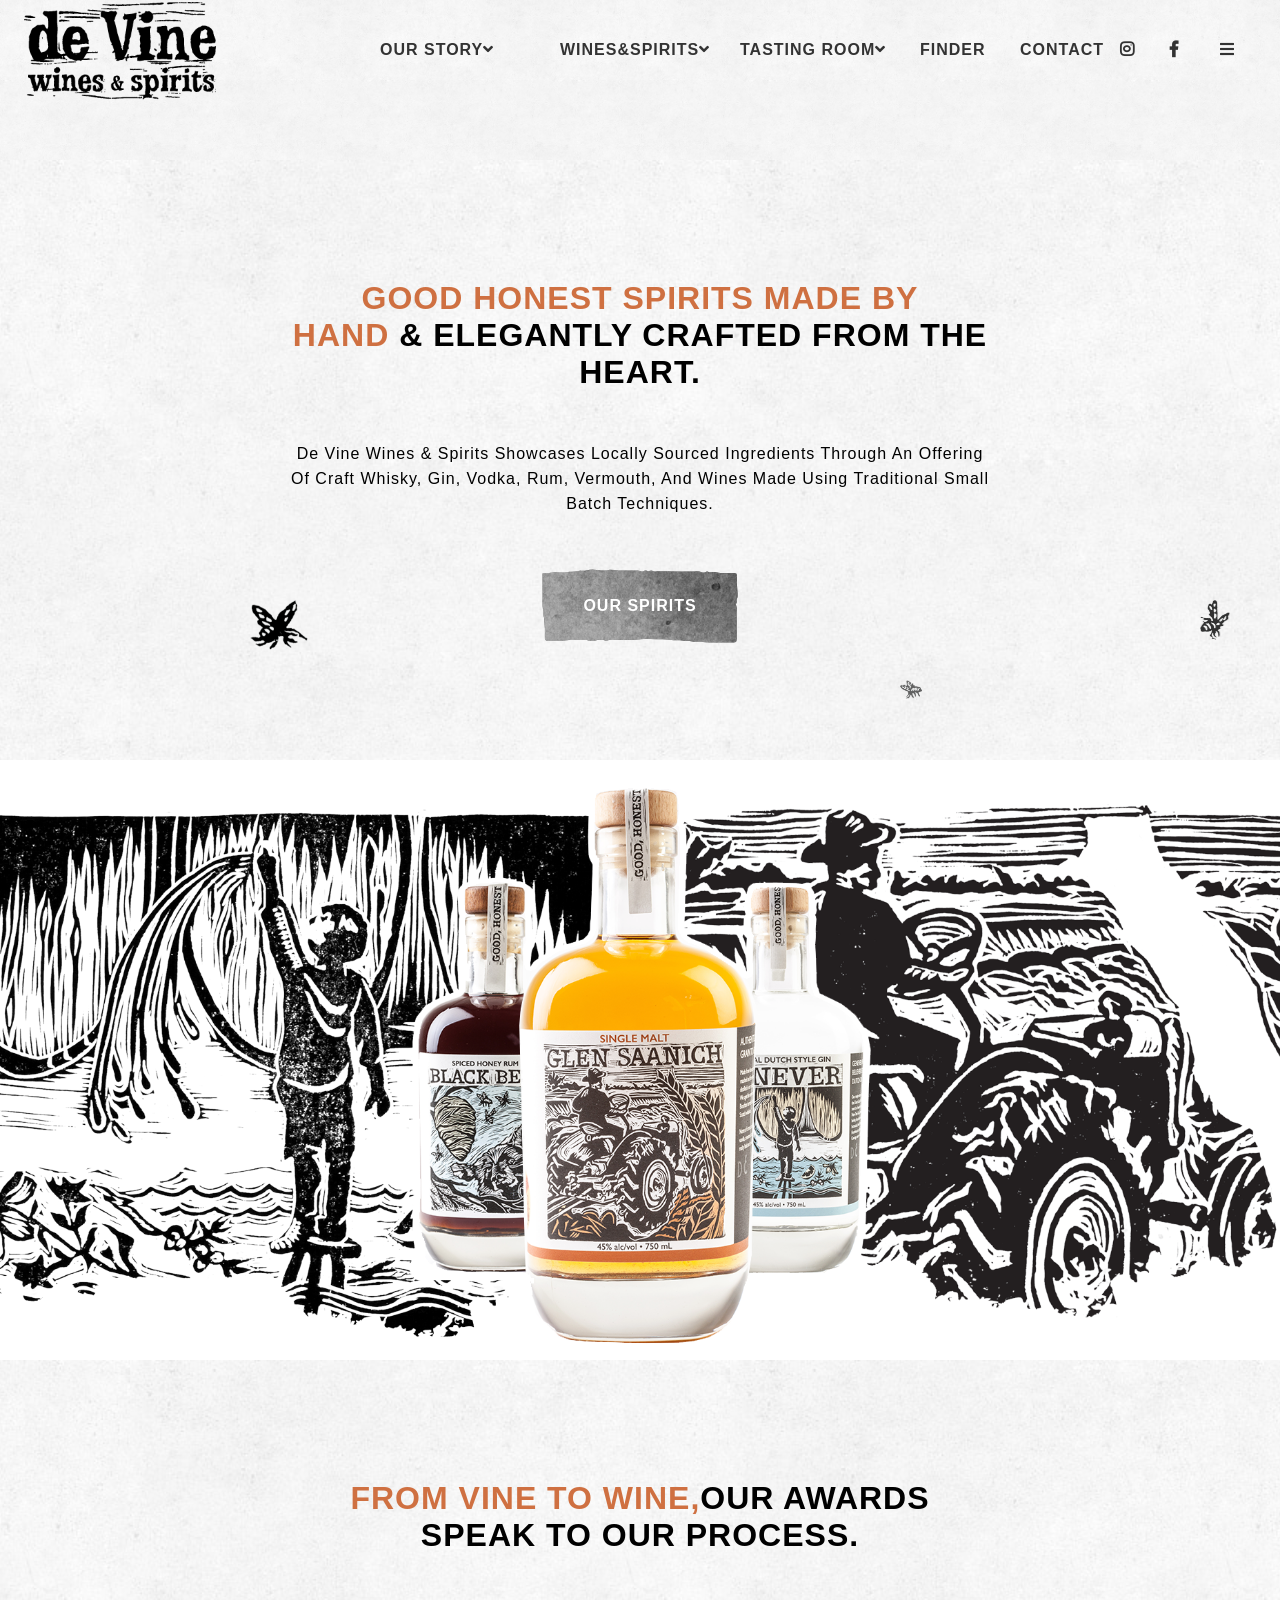
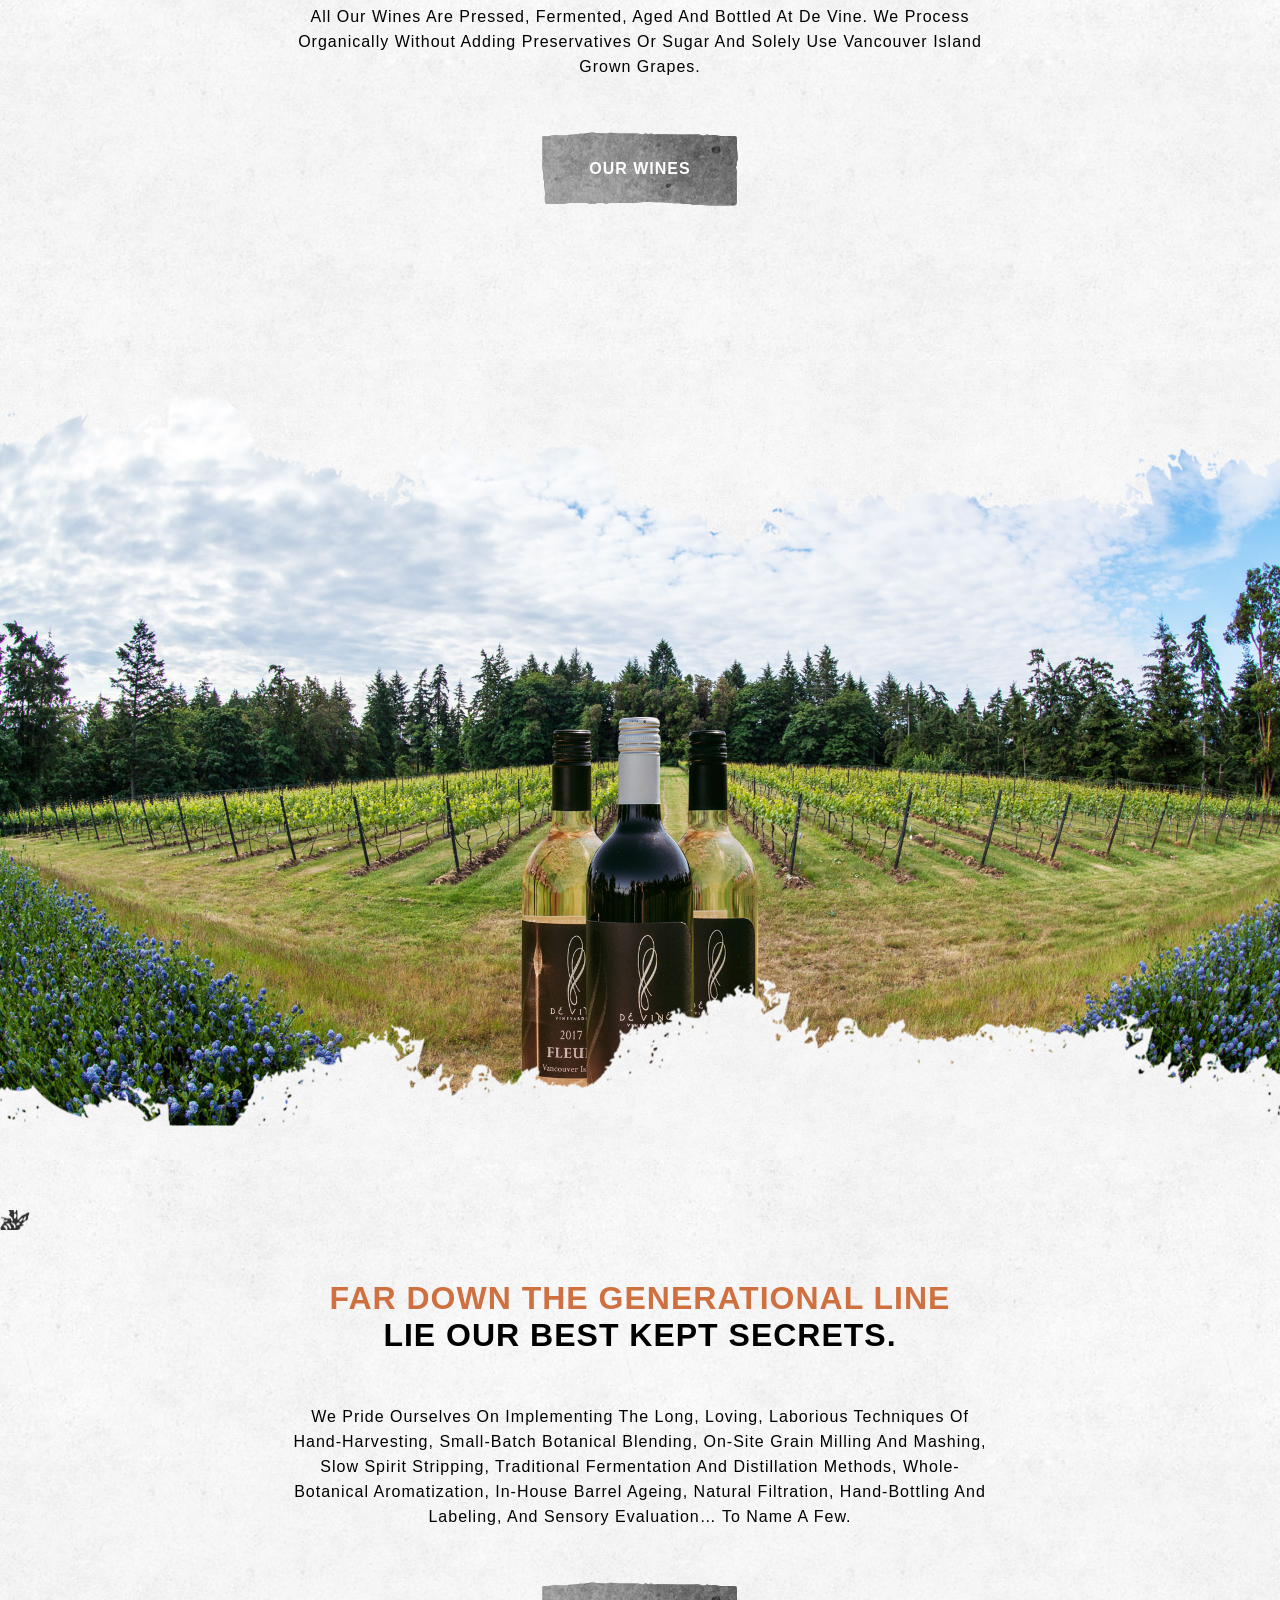
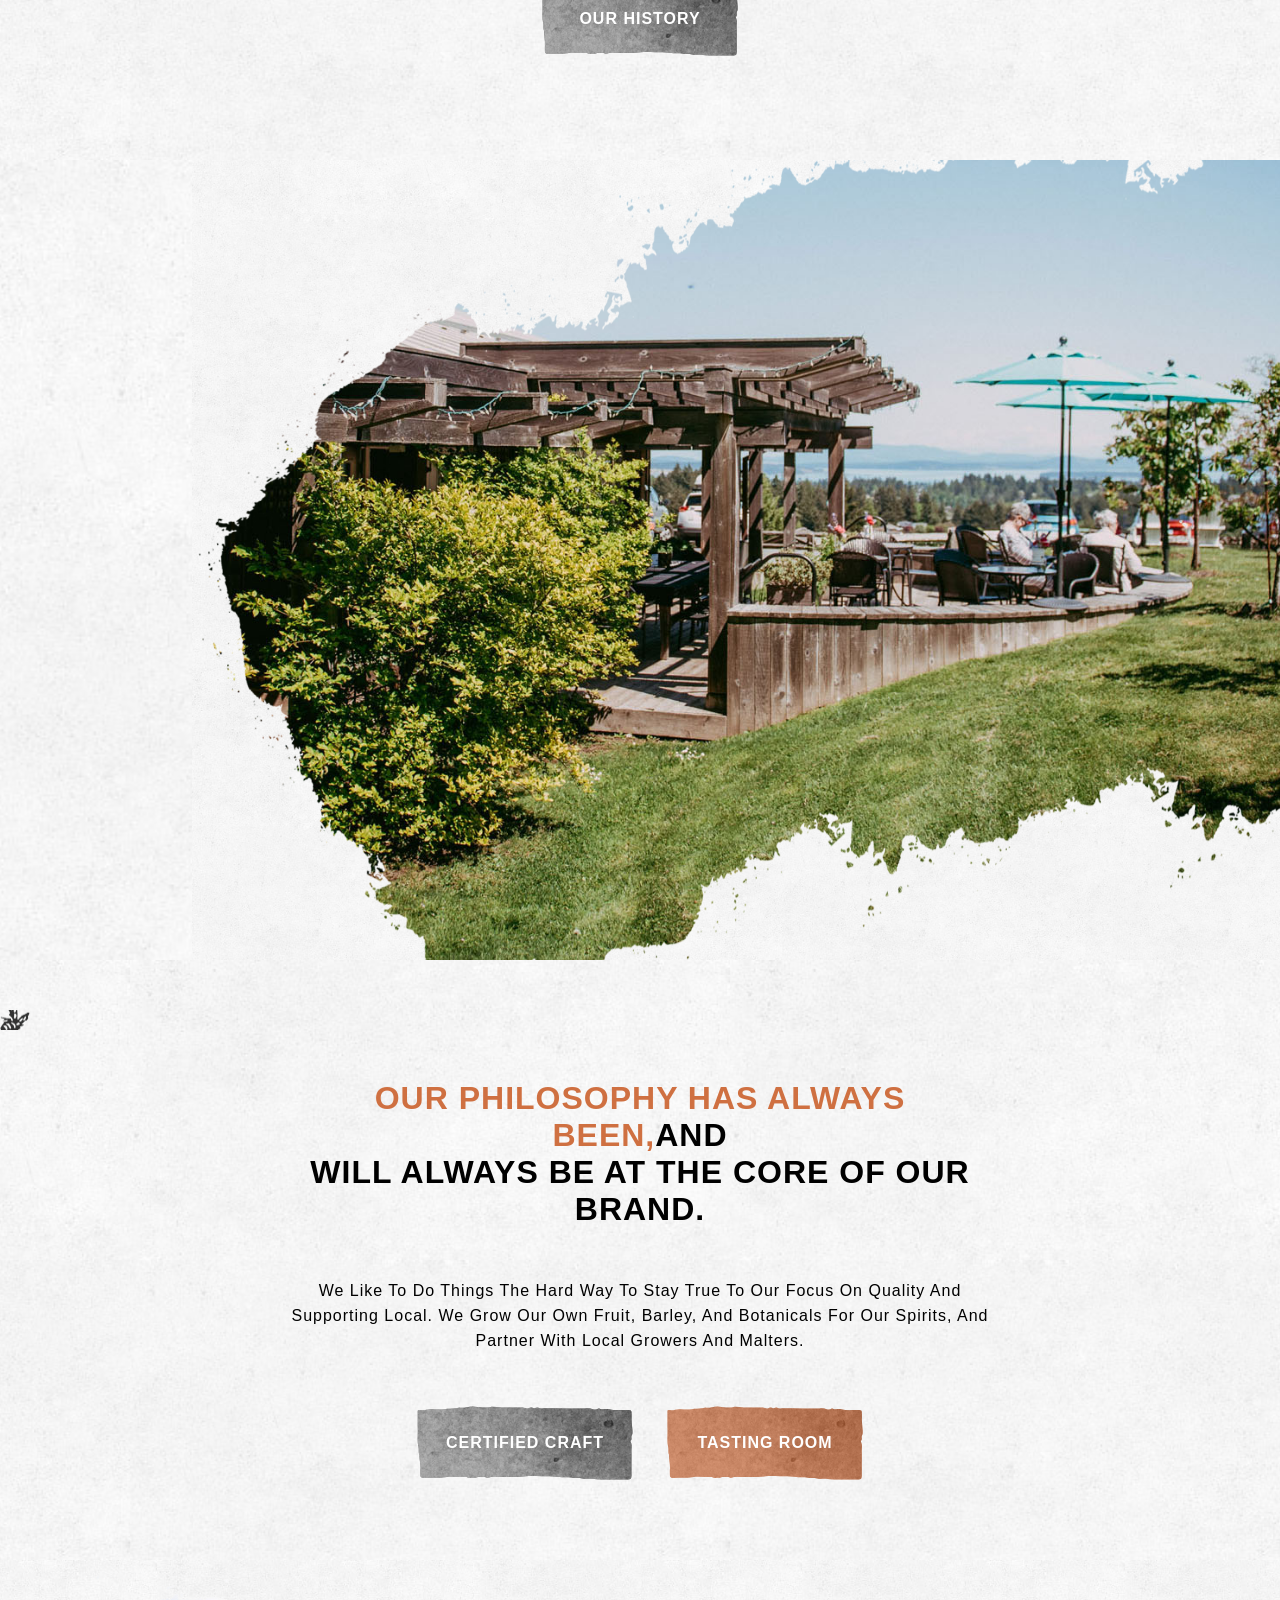
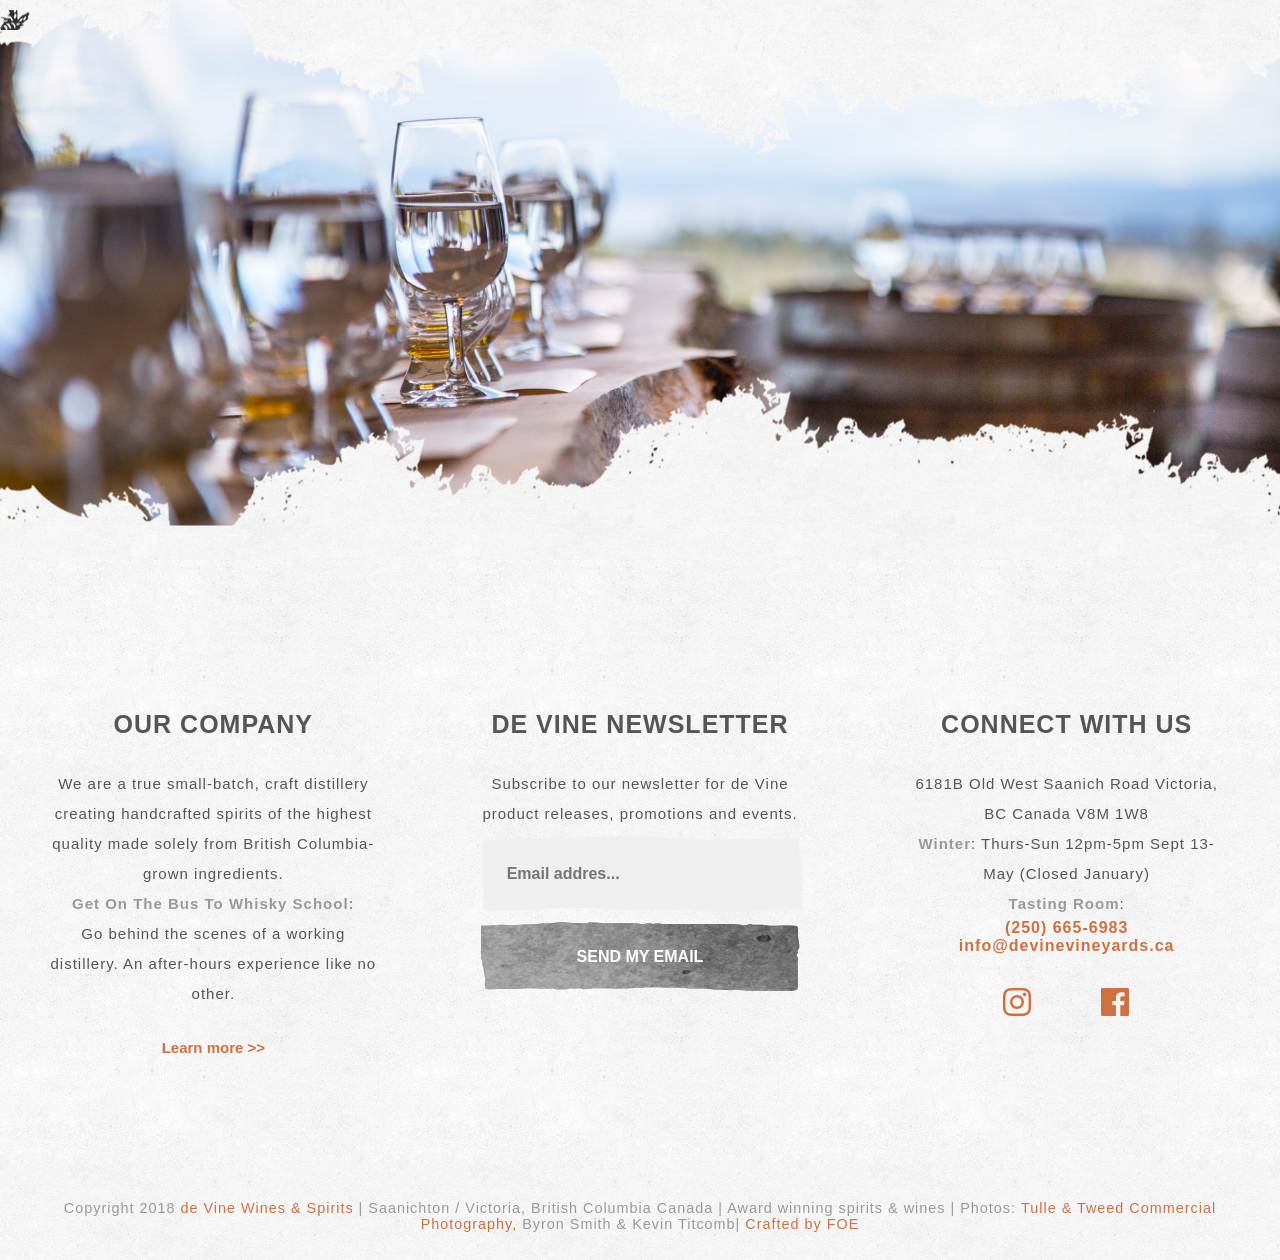
<file: index.html>
<!DOCTYPE html>
<html lang="ko-KR">
<head>
  <meta charset="UTF-8">
  <meta http-equiv="X-UA-Compatible" content="IE=edge" />
  <meta name="viewport" content="width=device-width, user-scalable=no, initial-scale=1.0, maximum-scale=1.0, minimum-scale=1.0">
  <link rel="stylesheet" href="css/base/reset.css" />
  <link rel="stylesheet" href="css/src/main/devine_main_all.css" />
  <link rel="shortcut icon" type="image/x-icon" href="../favicon.png">
  <link rel="apple-touch-icon" href="../favicon.png" />
  <link rel="stylesheet" href="fontawesome5/css/all.css" />

  <title>de Vine</title>
  <script>
  window.location = "html/devine_main.html"
  </script>
</head>
<body>
  <script src="js/base/jquery-3.3.1.min.js"></script>
  <script src="js/base/jquery-ui.min.js"></script>
  <script src="js/src/devine.js"></script>
</body>
</html>
</file>
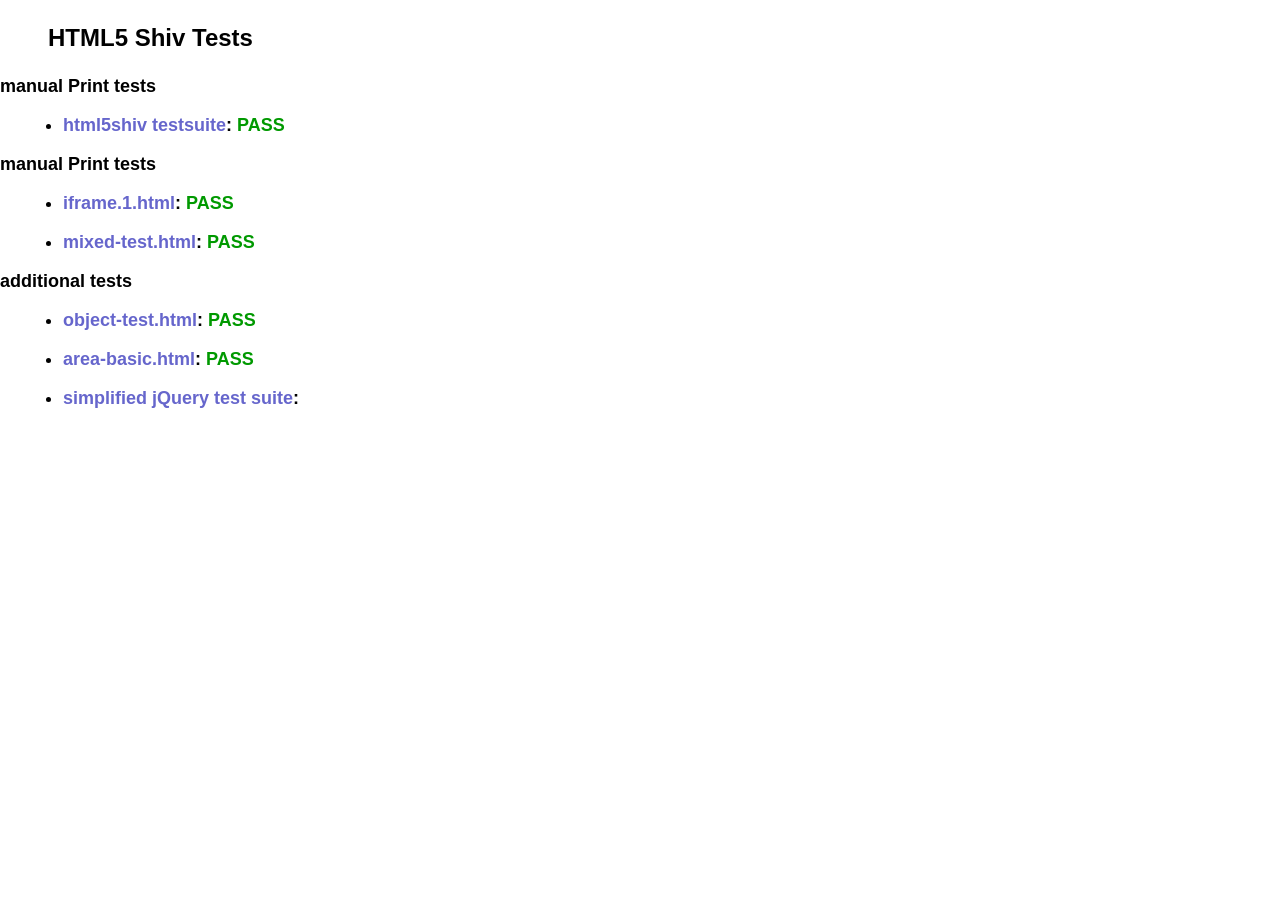
<file: ie/html5shiv/test/index.html>
<!doctype html>
<html>
	<head>
		<meta charset="utf-8">
		<title>IE&lt;9 HTML5 Shiv Tests</title>
		<link rel="stylesheet" href="style.css">
		<script src="../src/html5shiv-printshiv.js"></script>
	</head>
	<body>
		<h1>
			HTML5 Shiv Tests
		</h1>
		<h2>manual Print tests</h2>
		<ul>
			<li>
				<a href="html5shiv.html">html5shiv testsuite</a>: <span class="pass">PASS</span>
			</li>
			
		</ul>
		<h2>manual Print tests</h2>
		<ul>
			<li>
				<a href="iframe.1.html">iframe.1.html</a>: <span class="pass">PASS</span>
			</li>
			<li>
				<a href="mixed-test.html">mixed-test.html</a>: <span class="pass">PASS</span>
			</li>
			
		</ul>
		<h2>additional tests</h2>
		<ul>
			
			<li>
				<a href="object-test.html">object-test.html</a>: <span class="pass">PASS</span>
			</li>
			
			<li>
				<a href="highcharts/area-basic.html">area-basic.html</a>: <span class="pass">PASS</span>
			</li>
			<li>
				<a href="jquery-1.7.1/index.html">simplified jQuery test suite</a>:
			</li>
		</ul>
	<body>
</html>
</file>
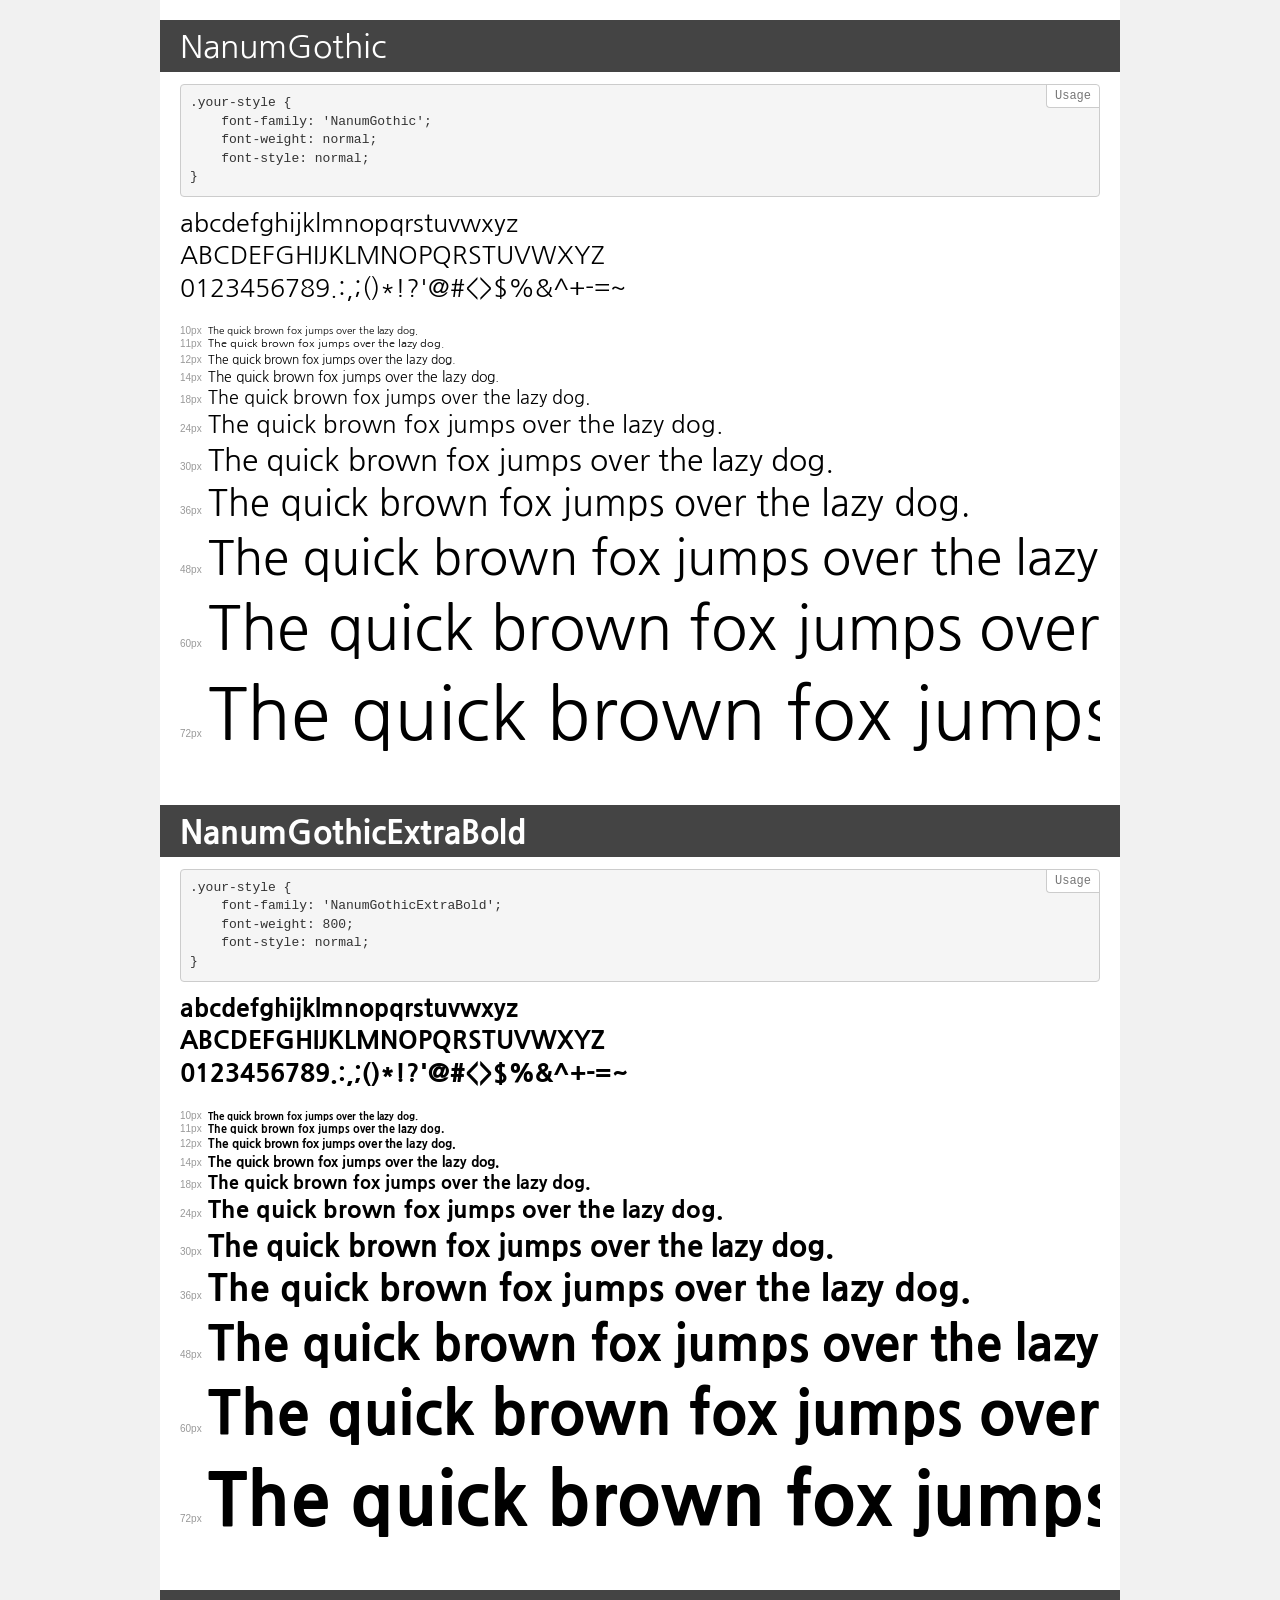
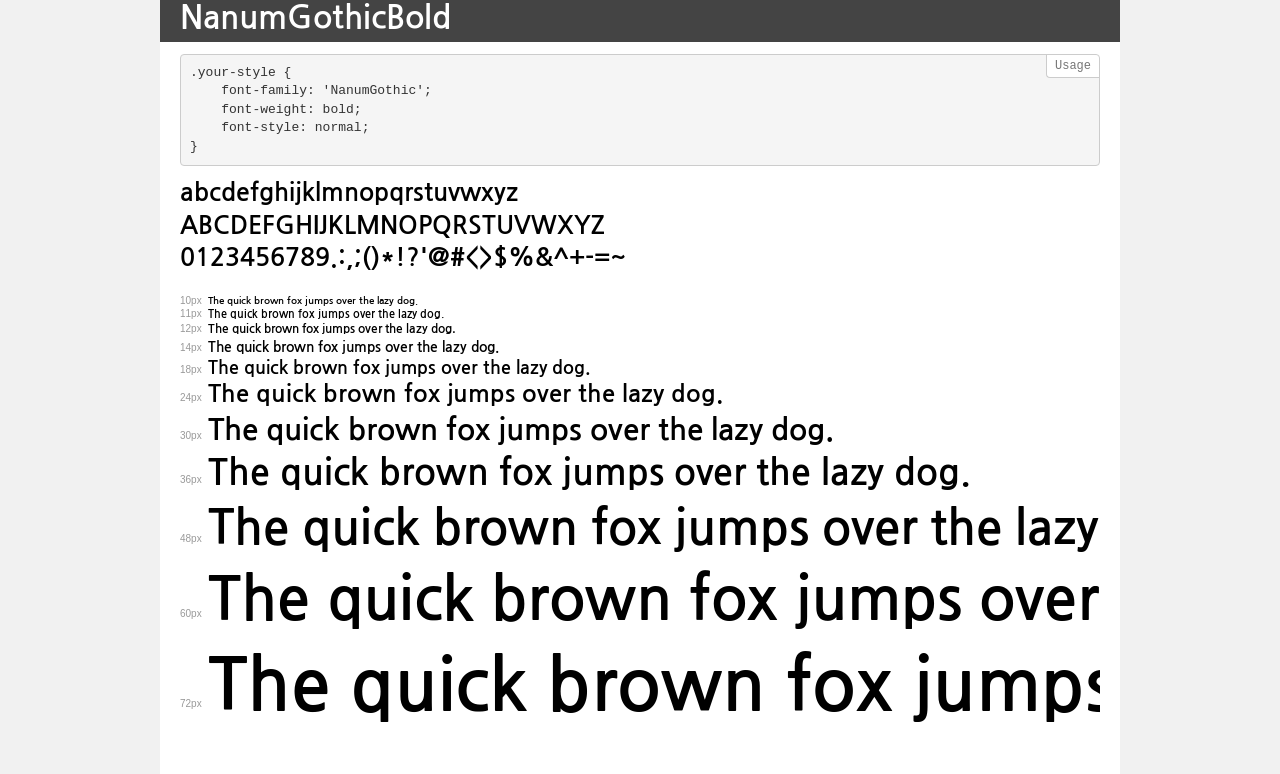
<file: fonts/demo.html>
<!DOCTYPE html>
<html>
<head>
    <meta charset="utf-8">
    <meta http-equiv="X-UA-Compatible" content="IE=edge">
    <meta name="viewport" content="width=device-width, initial-scale=1">
    <meta name="robots" content="noindex, noarchive">
    <meta name="format-detection" content="telephone=no">
    <title>Transfonter demo</title>
    <link href="stylesheet.css" rel="stylesheet">
    <style>
        /*
        http://meyerweb.com/eric/tools/css/reset/
        v2.0 | 20110126
        License: none (public domain)
        */
        html, body, div, span, applet, object, iframe,
        h1, h2, h3, h4, h5, h6, p, blockquote, pre,
        a, abbr, acronym, address, big, cite, code,
        del, dfn, em, img, ins, kbd, q, s, samp,
        small, strike, strong, sub, sup, tt, var,
        b, u, i, center,
        dl, dt, dd, ol, ul, li,
        fieldset, form, label, legend,
        table, caption, tbody, tfoot, thead, tr, th, td,
        article, aside, canvas, details, embed,
        figure, figcaption, footer, header, hgroup,
        menu, nav, output, ruby, section, summary,
        time, mark, audio, video {
            margin: 0;
            padding: 0;
            border: 0;
            font-size: 100%;
            font: inherit;
            vertical-align: baseline;
        }
        /* HTML5 display-role reset for older browsers */
        article, aside, details, figcaption, figure,
        footer, header, hgroup, menu, nav, section {
            display: block;
        }
        body {
            line-height: 1;
        }
        ol, ul {
            list-style: none;
        }
        blockquote, q {
            quotes: none;
        }
        blockquote:before, blockquote:after,
        q:before, q:after {
            content: '';
            content: none;
        }
        table {
            border-collapse: collapse;
            border-spacing: 0;
        }
        /* common styles */
        body {
            background: #f1f1f1;
            color: #000;
        }
        .page {
            background: #fff;
            width: 920px;
            margin: 0 auto;
            padding: 20px 20px 0 20px;
            overflow: hidden;
        }
        .font-container {
            overflow-x: auto;
            overflow-y: hidden;
            margin-bottom: 40px;
            line-height: 1.3;
            white-space: nowrap;
            padding-bottom: 5px;
        }
        h1 {
            position: relative;
            background: #444;
            font-size: 32px;
            color: #fff;
            padding: 10px 20px;
            margin: 0 -20px 12px -20px;
        }
        .letters {
            font-size: 25px;
            margin-bottom: 20px;
        }
        .s10:before {
            content: '10px';
        }
        .s11:before {
            content: '11px';
        }
        .s12:before {
            content: '12px';
        }
        .s14:before {
            content: '14px';
        }
        .s18:before {
            content: '18px';
        }
        .s24:before {
            content: '24px';
        }
        .s30:before {
            content: '30px';
        }
        .s36:before {
            content: '36px';
        }
        .s48:before {
            content: '48px';
        }
        .s60:before {
            content: '60px';
        }
        .s72:before {
            content: '72px';
        }
        .s10:before, .s11:before, .s12:before, .s14:before,
        .s18:before, .s24:before, .s30:before, .s36:before,
        .s48:before, .s60:before, .s72:before {
            font-family: Arial, sans-serif;
            font-size: 10px;
            font-weight: normal;
            font-style: normal;
            color: #999;
            padding-right: 6px;
        }
        pre {
            display: block;
            position: relative;
            padding: 9px;
            margin: 0 0 10px;
            font-family: Monaco, Menlo, Consolas, "Courier New", monospace !important;
            font-size: 13px;
            line-height: 1.428571429;
            color: #333;
            font-weight: normal !important;
            font-style: normal !important;
            background-color: #f5f5f5;
            border: 1px solid #ccc;
            overflow-x: auto;
            border-radius: 4px;
        }
        pre:after {
            display: block;
            position: absolute;
            right: 0;
            top: 0;
            content: 'Usage';
            line-height: 1;
            padding: 5px 8px;
            font-size: 12px;
            color: #767676;
            background-color: #fff;
            border: 1px solid #ccc;
            border-right: none;
            border-top: none;
            border-radius: 0 4px 0 4px;
            z-index: 10;
        }
        /* responsive */
        @media (max-width: 959px) {
            .page {
                width: auto;
                margin: 0;
            }
        }
    </style>
</head>
<body>
<div class="page">
    <div class="demo" style="font-family: 'NanumGothic'; font-weight: normal; font-style: normal;">
        <h1>NanumGothic</h1>
        <pre>.your-style {
    font-family: 'NanumGothic';
    font-weight: normal;
    font-style: normal;
}</pre>
        <div class="font-container">
            <p class="letters">
                abcdefghijklmnopqrstuvwxyz<br>
ABCDEFGHIJKLMNOPQRSTUVWXYZ<br>
                0123456789.:,;()*!?'@#<>$%&^+-=~
            </p>
            <p class="s10" style="font-size: 10px;">The quick brown fox jumps over the lazy dog.</p>
            <p class="s11" style="font-size: 11px;">The quick brown fox jumps over the lazy dog.</p>
            <p class="s12" style="font-size: 12px;">The quick brown fox jumps over the lazy dog.</p>
            <p class="s14" style="font-size: 14px;">The quick brown fox jumps over the lazy dog.</p>
            <p class="s18" style="font-size: 18px;">The quick brown fox jumps over the lazy dog.</p>
            <p class="s24" style="font-size: 24px;">The quick brown fox jumps over the lazy dog.</p>
            <p class="s30" style="font-size: 30px;">The quick brown fox jumps over the lazy dog.</p>
            <p class="s36" style="font-size: 36px;">The quick brown fox jumps over the lazy dog.</p>
            <p class="s48" style="font-size: 48px;">The quick brown fox jumps over the lazy dog.</p>
            <p class="s60" style="font-size: 60px;">The quick brown fox jumps over the lazy dog.</p>
            <p class="s72" style="font-size: 72px;">The quick brown fox jumps over the lazy dog.</p>
        </div>
    </div>
    <div class="demo" style="font-family: 'NanumGothicExtraBold'; font-weight: 800; font-style: normal;">
        <h1>NanumGothicExtraBold</h1>
        <pre>.your-style {
    font-family: 'NanumGothicExtraBold';
    font-weight: 800;
    font-style: normal;
}</pre>
        <div class="font-container">
            <p class="letters">
                abcdefghijklmnopqrstuvwxyz<br>
ABCDEFGHIJKLMNOPQRSTUVWXYZ<br>
                0123456789.:,;()*!?'@#<>$%&^+-=~
            </p>
            <p class="s10" style="font-size: 10px;">The quick brown fox jumps over the lazy dog.</p>
            <p class="s11" style="font-size: 11px;">The quick brown fox jumps over the lazy dog.</p>
            <p class="s12" style="font-size: 12px;">The quick brown fox jumps over the lazy dog.</p>
            <p class="s14" style="font-size: 14px;">The quick brown fox jumps over the lazy dog.</p>
            <p class="s18" style="font-size: 18px;">The quick brown fox jumps over the lazy dog.</p>
            <p class="s24" style="font-size: 24px;">The quick brown fox jumps over the lazy dog.</p>
            <p class="s30" style="font-size: 30px;">The quick brown fox jumps over the lazy dog.</p>
            <p class="s36" style="font-size: 36px;">The quick brown fox jumps over the lazy dog.</p>
            <p class="s48" style="font-size: 48px;">The quick brown fox jumps over the lazy dog.</p>
            <p class="s60" style="font-size: 60px;">The quick brown fox jumps over the lazy dog.</p>
            <p class="s72" style="font-size: 72px;">The quick brown fox jumps over the lazy dog.</p>
        </div>
    </div>
    <div class="demo" style="font-family: 'NanumGothic'; font-weight: bold; font-style: normal;">
        <h1>NanumGothicBold</h1>
        <pre>.your-style {
    font-family: 'NanumGothic';
    font-weight: bold;
    font-style: normal;
}</pre>
        <div class="font-container">
            <p class="letters">
                abcdefghijklmnopqrstuvwxyz<br>
ABCDEFGHIJKLMNOPQRSTUVWXYZ<br>
                0123456789.:,;()*!?'@#<>$%&^+-=~
            </p>
            <p class="s10" style="font-size: 10px;">The quick brown fox jumps over the lazy dog.</p>
            <p class="s11" style="font-size: 11px;">The quick brown fox jumps over the lazy dog.</p>
            <p class="s12" style="font-size: 12px;">The quick brown fox jumps over the lazy dog.</p>
            <p class="s14" style="font-size: 14px;">The quick brown fox jumps over the lazy dog.</p>
            <p class="s18" style="font-size: 18px;">The quick brown fox jumps over the lazy dog.</p>
            <p class="s24" style="font-size: 24px;">The quick brown fox jumps over the lazy dog.</p>
            <p class="s30" style="font-size: 30px;">The quick brown fox jumps over the lazy dog.</p>
            <p class="s36" style="font-size: 36px;">The quick brown fox jumps over the lazy dog.</p>
            <p class="s48" style="font-size: 48px;">The quick brown fox jumps over the lazy dog.</p>
            <p class="s60" style="font-size: 60px;">The quick brown fox jumps over the lazy dog.</p>
            <p class="s72" style="font-size: 72px;">The quick brown fox jumps over the lazy dog.</p>
        </div>
    </div>
</div>
</body>
</html>
</file>
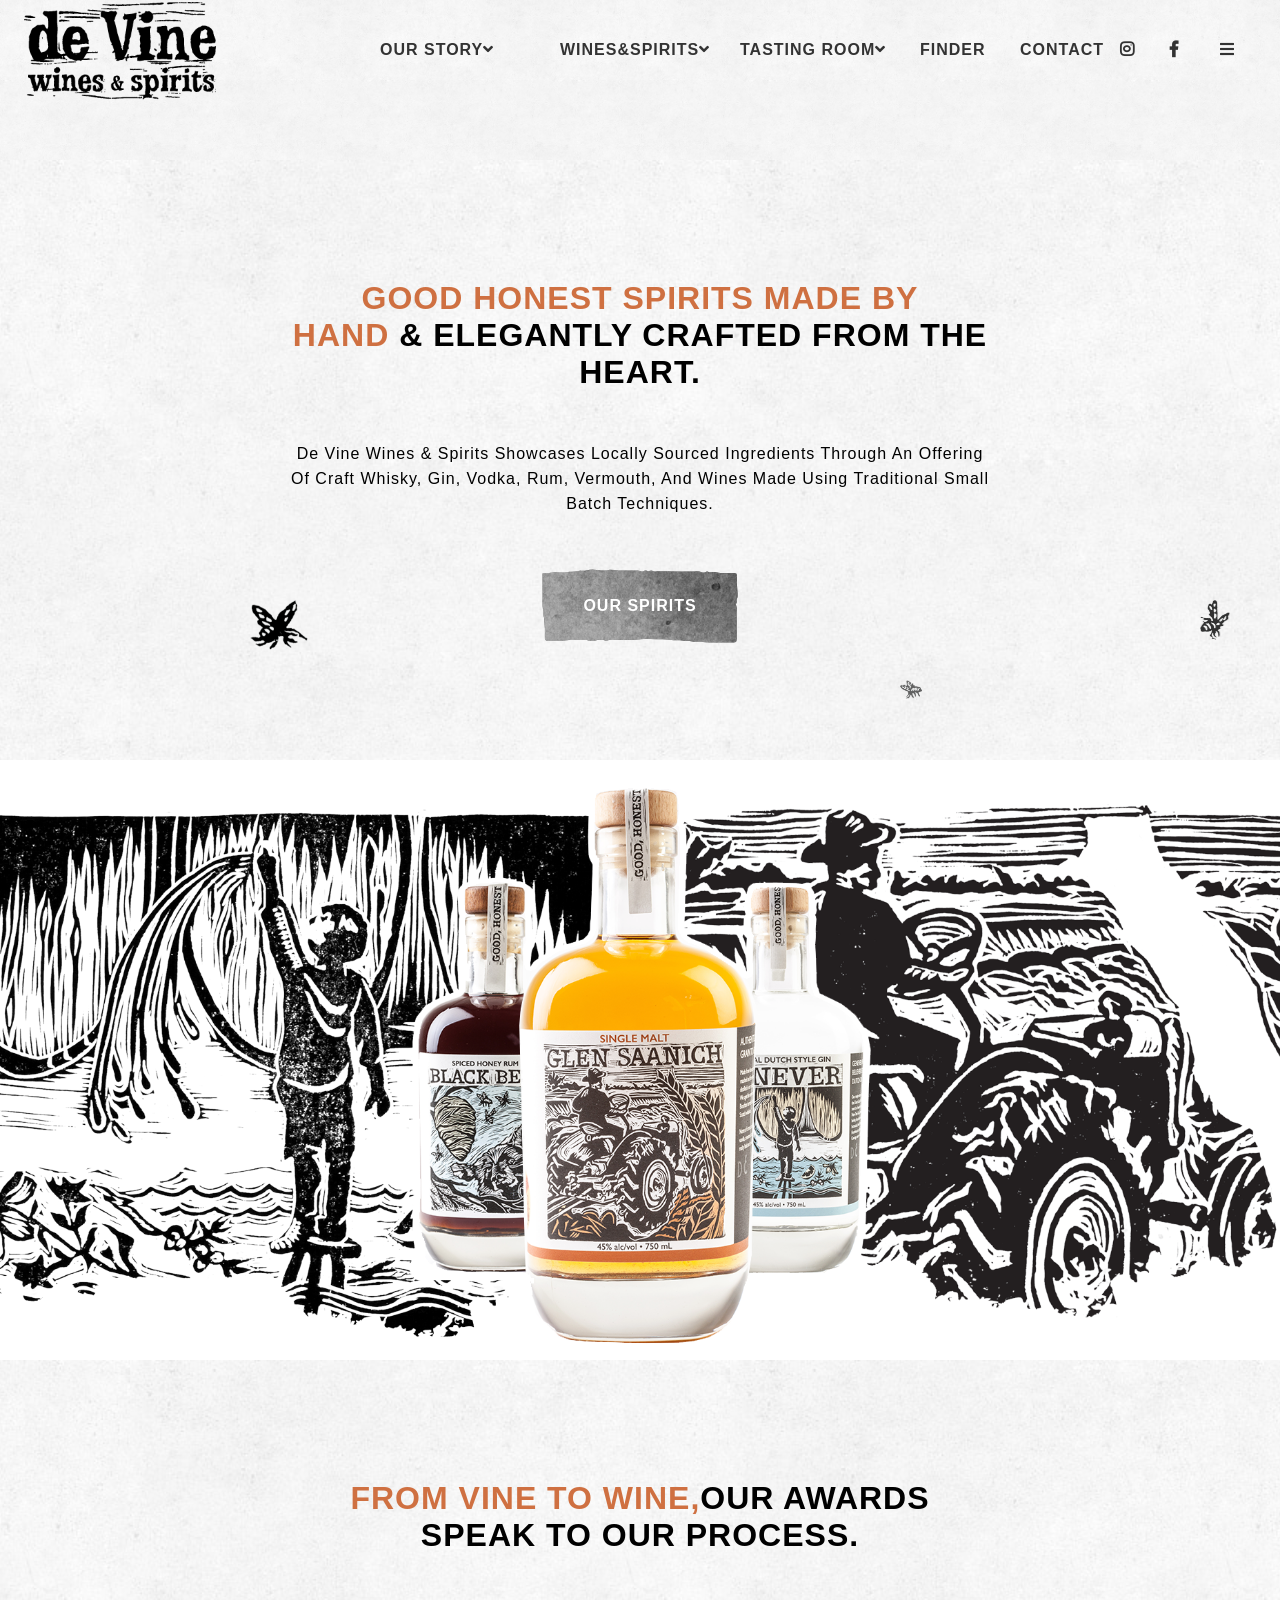
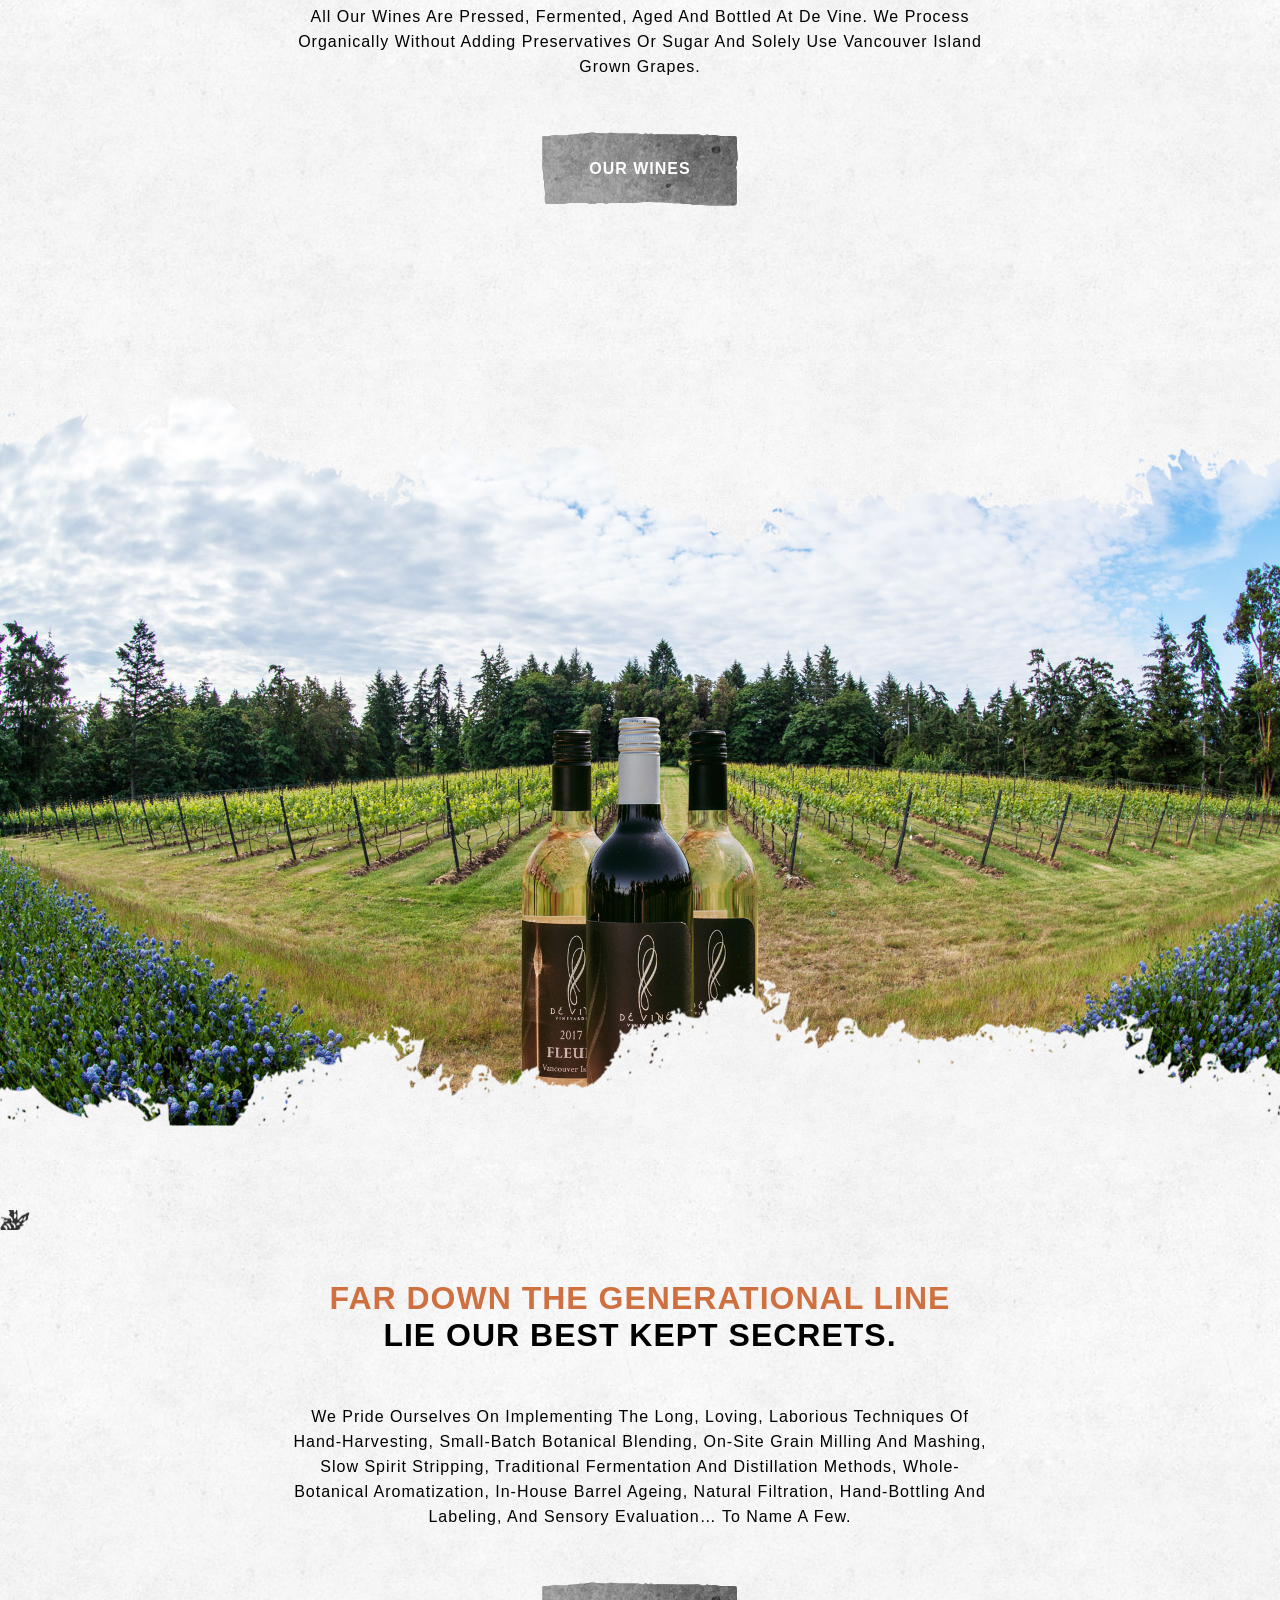
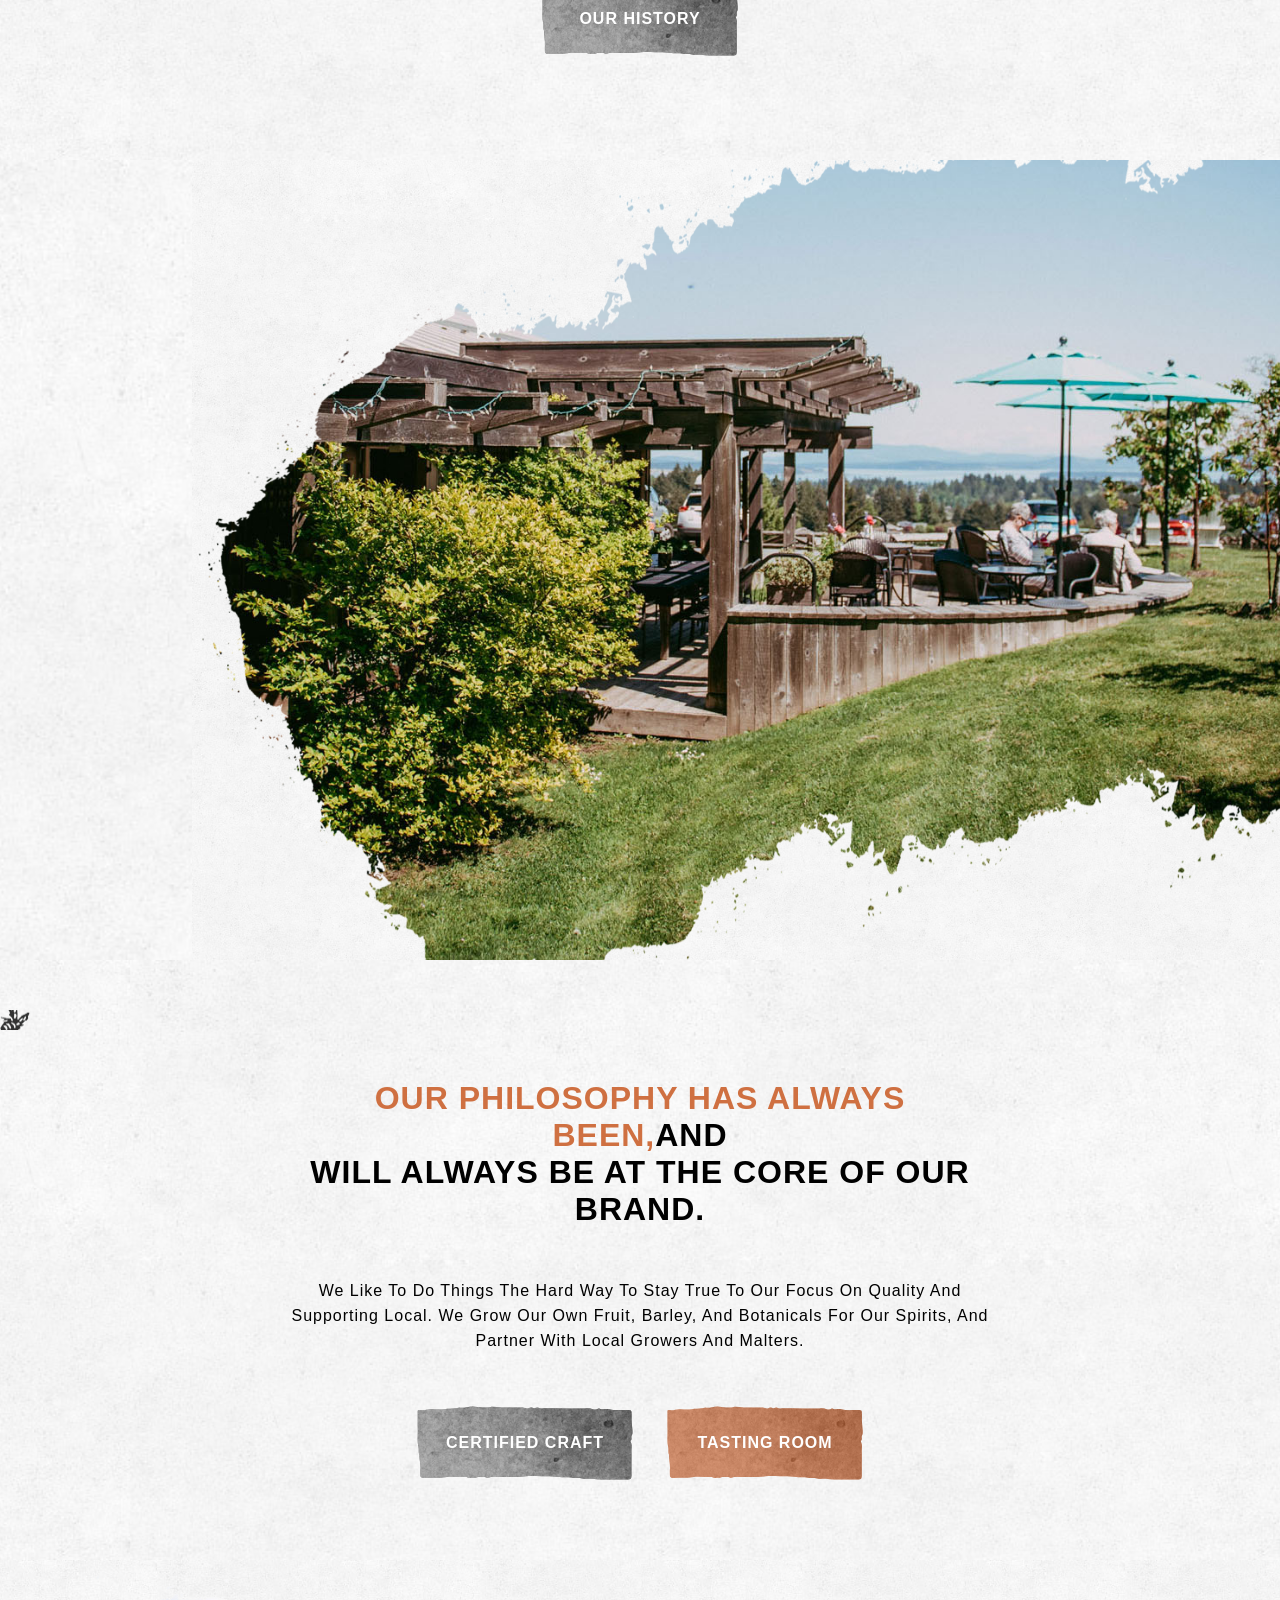
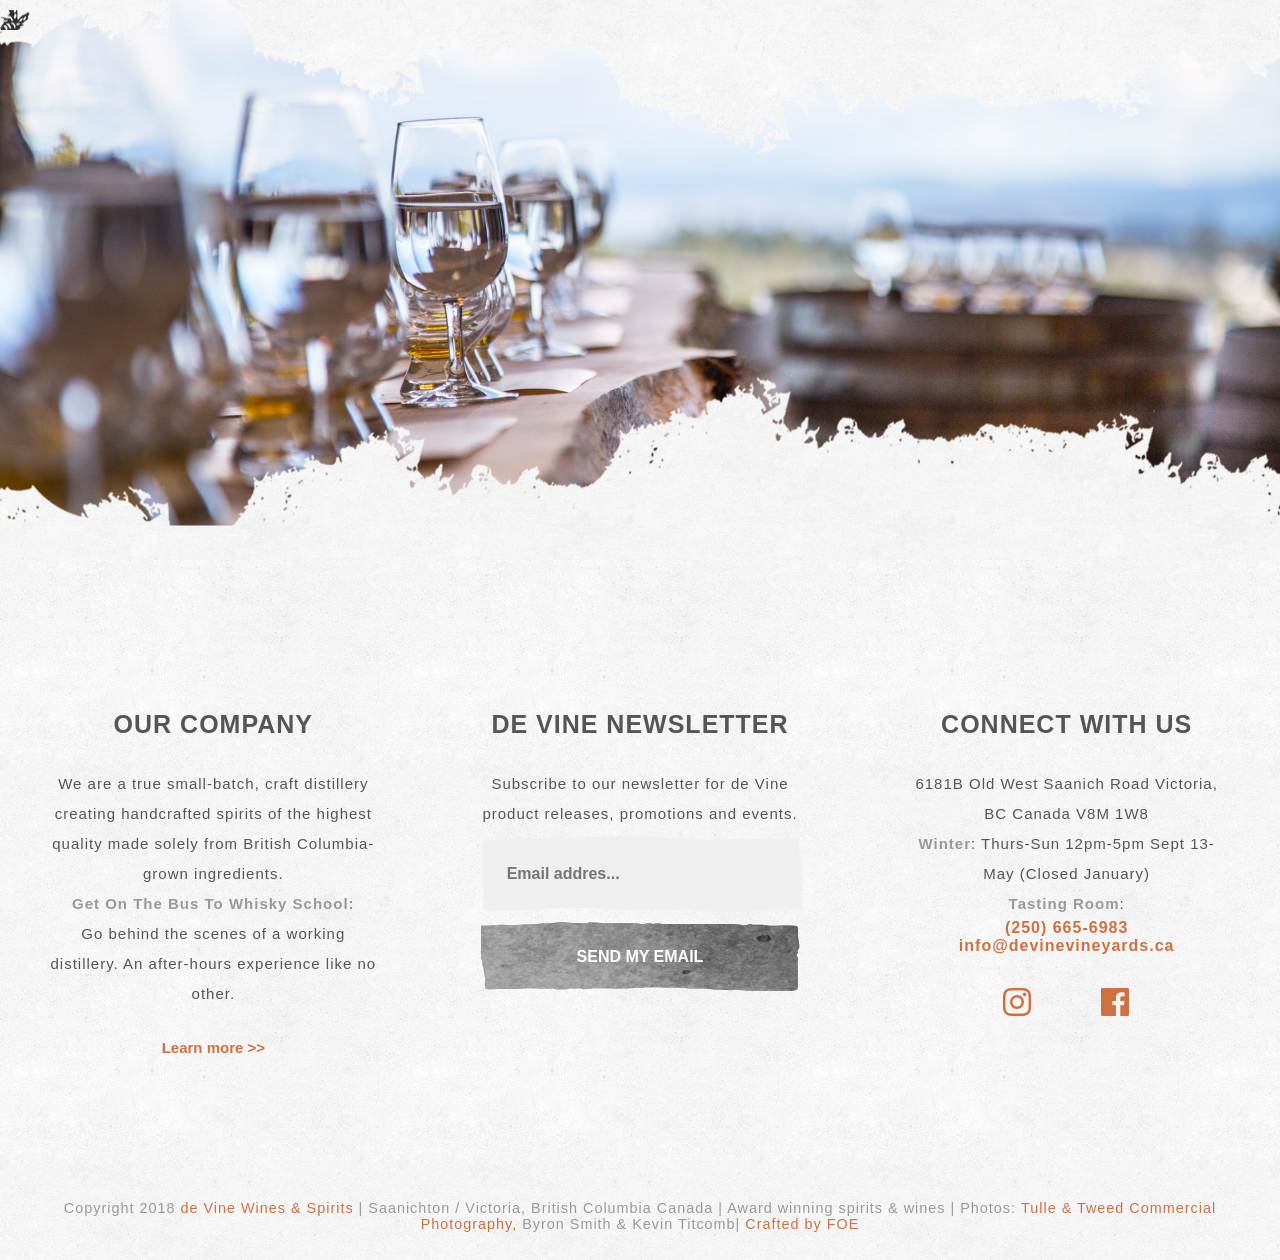
<file: html/devine_main.html>
<!DOCTYPE html>
<html lang="ko-KR">
<head>
	<meta charset="UTF-8" />
	<meta http-equiv="X-UA-Compatible" content="IE=edge" />
	<!-- meta:vp -->
	<meta name="viewport" 
	content="width=device-width, user-scalable=no, 
	initial-scale=1.0, maximum-scale=1.0, minimum-scale=1.0">
	<!--import css-->
	<link rel="stylesheet" href="../css/base/reset.css" />
	<link rel="stylesheet" href="../css/src/main/devine_main_all.css" />
	<link rel="stylesheet" href="../fontawesome5/css/all.css" />
	<!--favicon-->
	<link rel="apple-touch-icon" href="../img/devine-logo.png" />
	<link rel="shortcut icon" type="image/x-icon" href="../img/devine-logo.png" />

	<title>de Vine</title>
</head>
<body>
<!-- <button type="button" class="topBtn"><i class="fas fa-angle-double-up"></i>TOP</button> -->
	<div id="wrap">	
		<div class="modal">
			<div class="close">
			<a href="#" ><i class="fas fa-times"></i></a>
			</div>
			<div class="contactInfo">
			<h2>CONTACT INFORMATION</h2>
			<h3>6181B Old West Saanich Rd, Saanichton,<br/>
			BC V8M 1W8, Canada</h3>
			<h4>+1 250-665-6983</h4>
			</div>
			<div class="subscribe">
			<h2>THE VINE NEWSLETTER</h2>
			<h3>Subscribe to our newsletter for De Vine<br/>
			product releases, promotions & events</h3>
			<input type="text" placeholder="Email address...">
			<button type="send">send my email</button>
			</div>
		</div>
		<header class="headBox">
		<h1>
	<a href="#">
		<span class="hidden">LOGO</span>
	</a>
</h1>
<nav class="hamburger">
	<ul><a href="#">
			<li></li>
			<li></li>
			<li></li>
		</a></ul>
</nav>

<div class="gnbshow">
		<div class="closeBtn"><a href="#">
		<i class="fas fa-times"></i>
		</a>
		</div>
		<ul class="gnbWrap">
			<li><a href="devine_story.html">Our Story</a>
			</li>
			<li><a href="#">Wines & Spirits</a>
			<dl>
				<dt class="dt"><a href="#">- Wines & Spirits</a></dt>
				<dt class="dt"><a href="#">- Spirits</a></dt>
				<dt class="dt"><a href="#">- Wines</a></dt>
				<dt class="dt"><a href="#">- Awards</a></dt>
			</dl>
			</li>
			<li><a href="#">Tasting Room</a>	<dl>
				<dt class="dt"><a href="#">- Tasting Room</a></dt>
				<dt class="dt"><a href="#">- Whisky School</a></dt>
				<dt class="dt"><a href="#">- Events</a></dt>
				<dt class="dt"><a href="#">- Newsletter</a></dt>
			</dl>
		</li>
			<li><a href="#">Finder</a></li>
			<li><a href="#">Contact</a></li>
		</ul>
</div>
<nav class="gnb">
	<ul>
		<li>
			<a href="devine_story.html">OUR STORY<i class="fas fa-angle-down"></i></a>
			<dl class="gnbDl">
				<dt class="active"><a href="#">HISTORY</a></dt>
				<dt><a href="#">CERTIFIED CRAFT</a></dt>
			</dl>
		</li>
		<li>
			<a href="#">WINES&SPIRITS<i class="fas fa-angle-down"></i></a>
			<dl class="gnbDl">
				<dt><a href="#">SPIRITS</a></dt>
				<dt><a href="#">WINES</a></dt>
			</dl>
		</li>
		<li>
			<a href="#">TASTING ROOM<i class="fas fa-angle-down"></i></a>
			<dl class="gnbDl">
				<dt><a href="#">WHISKY SCHOOL</a></dt>
				<dt><a href="#">NEWSLETTERS</a></dt>
				<dt><a href="#">AWARDS&MEDIA</a></dt>
				<dt><a href="#">EVENTS</a></dt>
			</dl>
		</li>
		<li><a href="#">FINDER</a></li>
		<li><a href="#">CONTACT</a></li>
		<li>
			<a href="#">
			<i class="fab fa-instagram"></i>
			<span class="hidden">instagram</span>
		</a>
		</li>
		<li>
			<a href="#">
			<i class="fab fa-facebook-f"></i>
			<span class="hidden">facebook</span>
			</a>
		</li>
		<li class="modalBtn">
			<a href="#">
				<i class="fas fa-bars"></i>
				<span class="hidden">newsletter</span>
			</a>
		</li>
	</ul>
</nav>
		</header>
		<section class="contentBox">
			<ul class="bees">
				<li></li>
				<li></li>
				<li></li>
			</ul>
			<div class="content">
				<h2><span class="ora">GOOD HONEST SPIRITS MADE BY <br/>HAND</span> & ELEGANTLY CRAFTED FROM THE HEART.</h2>
				<p>de Vine Wines & Spirits showcases locally sourced ingredients through an offering of craft whisky, gin, vodka, rum, vermouth, and wines made using traditional small batch techniques.</p>
			<button type="button">OUR SPIRITS</button>
		</div>		
	</section>
	<section class="wineBox"></section>
	<section class="contentBox2">
			<div class="content">
				<h2><span class="ora">FROM VINE TO WINE,</span>OUR AWARDS <br /> SPEAK TO OUR PROCESS.</h2>
				<p>All our wines are pressed, fermented, aged and bottled at de Vine. We process <br/>organically without adding preservatives or sugar and solely use Vancouver Island<br /> grown grapes.</p>
			<button type="button">OUR WINES</button>
		</div>		
	</section>
	<section class="grapeBox">
			<div class="grape">
				<div class="bottle"></div>
			</div>
	</section>
	
	<section class="historyBox">
		<div class="bee"></div>
		<div class="content">
				<h2><span class="ora">FAR DOWN THE GENERATIONAL LINE</span><br /> LIE OUR BEST KEPT SECRETS.</h2>
				<p>We pride ourselves on implementing the long, loving, laborious techniques of hand-harvesting, small-batch botanical blending, on-site grain milling and mashing, slow spirit stripping, traditional fermentation and distillation methods, whole-botanical aromatization, in-house barrel ageing, natural filtration, hand-bottling and labeling, and sensory evaluation… to name a few.</p>
			<button type="button" class="burnt">our history</button>
	</section>

	<section class="cafeBox">
			<div class="cafe">
			</div>
	</section>

	<section class="tastingBox">
		<div class="bee"></div>
		<div class="content">
				<h2><span class="ora">OUR PHILOSOPHY HAS ALWAYS BEEN,</span>AND<br /> WILL ALWAYS BE AT THE CORE OF OUR BRAND.</h2>
				<p>We like to do things the hard way to stay true to our focus on quality and supporting local. We grow our own fruit, barley, and botanicals for our spirits, and partner with local growers and malters.</p>
			<div class="btns">
			<button type="button">certified craft</button>
			<button type="button">tasting room</button>
			</div>
	</section>

		<section class="glassBox">
			<div class="bee"></div>
			<div class="glass">
			</div>
	</section>

	<footer class="footBox">
		<ul>
			<li class="company">
				<h2>OUR COMPANY</h2>
				<p>We are a true small-batch, craft distillery creating handcrafted spirits of the highest quality made solely from British Columbia-grown ingredients.<br />
        <span>Get On The Bus To Whisky School:</span><br />
        Go behind the scenes of a working distillery. An after-hours experience like no other.
        </p>
        <button type="button" class="learn">Learn more >></button>
			</li>
			<li class="newsletter">
				<h2>DE VINE NEWSLETTER</h2>
				<p>Subscribe to our newsletter for de Vine product releases, promotions and events.</p>
				<input type="text" placeholder="Email addres...">
				<button type="button">send my email</button>
			</li>
			<li class="contact">
				<h2>CONNECT WITH US</h2>
				<p>6181B Old West Saanich Road
				Victoria, BC Canada V8M 1W8<br />
				<span>Winter</span>: Thurs-Sun 12pm-5pm Sept 13-May (Closed January)<br />
				<span>Tasting Room</span>: <div class="or">(250) 665-6983 <br />
				<a href="#">info@devinevineyards.ca</div></a></p>
				<ul class="icon">
					<li><a href="#"><i class="fab fa-instagram"></i></a></li>
					<li><a href="#"><i class="fab fa-facebook"></i></a></li>
				</ul>
			</li>
		</ul>
			<div class="copyright">
			<p class="copyright">Copyright 2018 <a href="#">de Vine Wines & Spirits</a> | Saanichton / Victoria, British Columbia Canada | Award winning spirits & wines | Photos: <a href="#">Tulle & Tweed Commercial Photography,</a> Byron Smith & Kevin Titcomb| <a href="#">Crafted by FOE</a></p>
		 </div>
		</footer>
	</div>
</body>
<script src="../js/base/jquery-3.3.1.min.js"></script>
<script src="../js/base/jquery-ui.min.js"></script>
<script src="../js/src/devine.js"></script>
<!--   <script>
    (function($){
      var headBox = $('.headBox');
      var footBox = $('.footBox');
      headBox.load('common/headBox.html');
      footBox.load('common/footBox.html');
    })(jQuery);
</script> -->
</file>
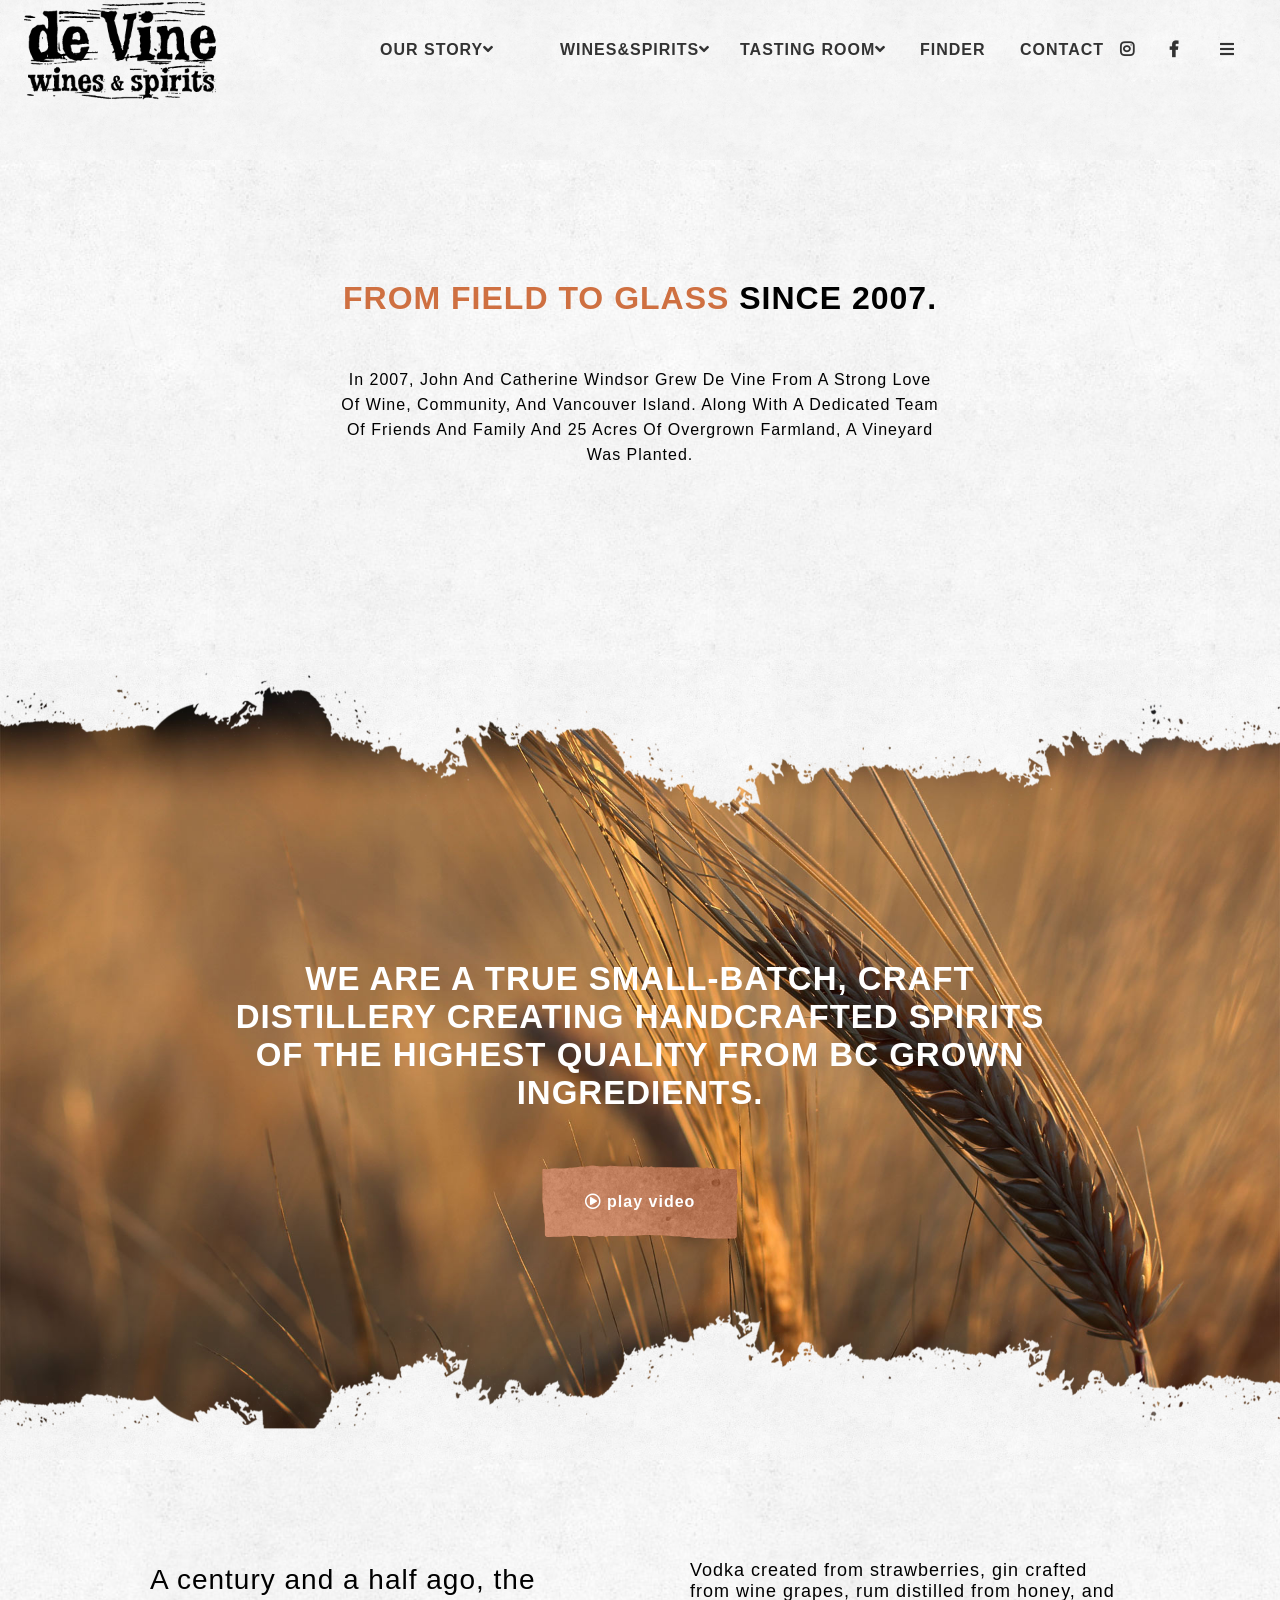
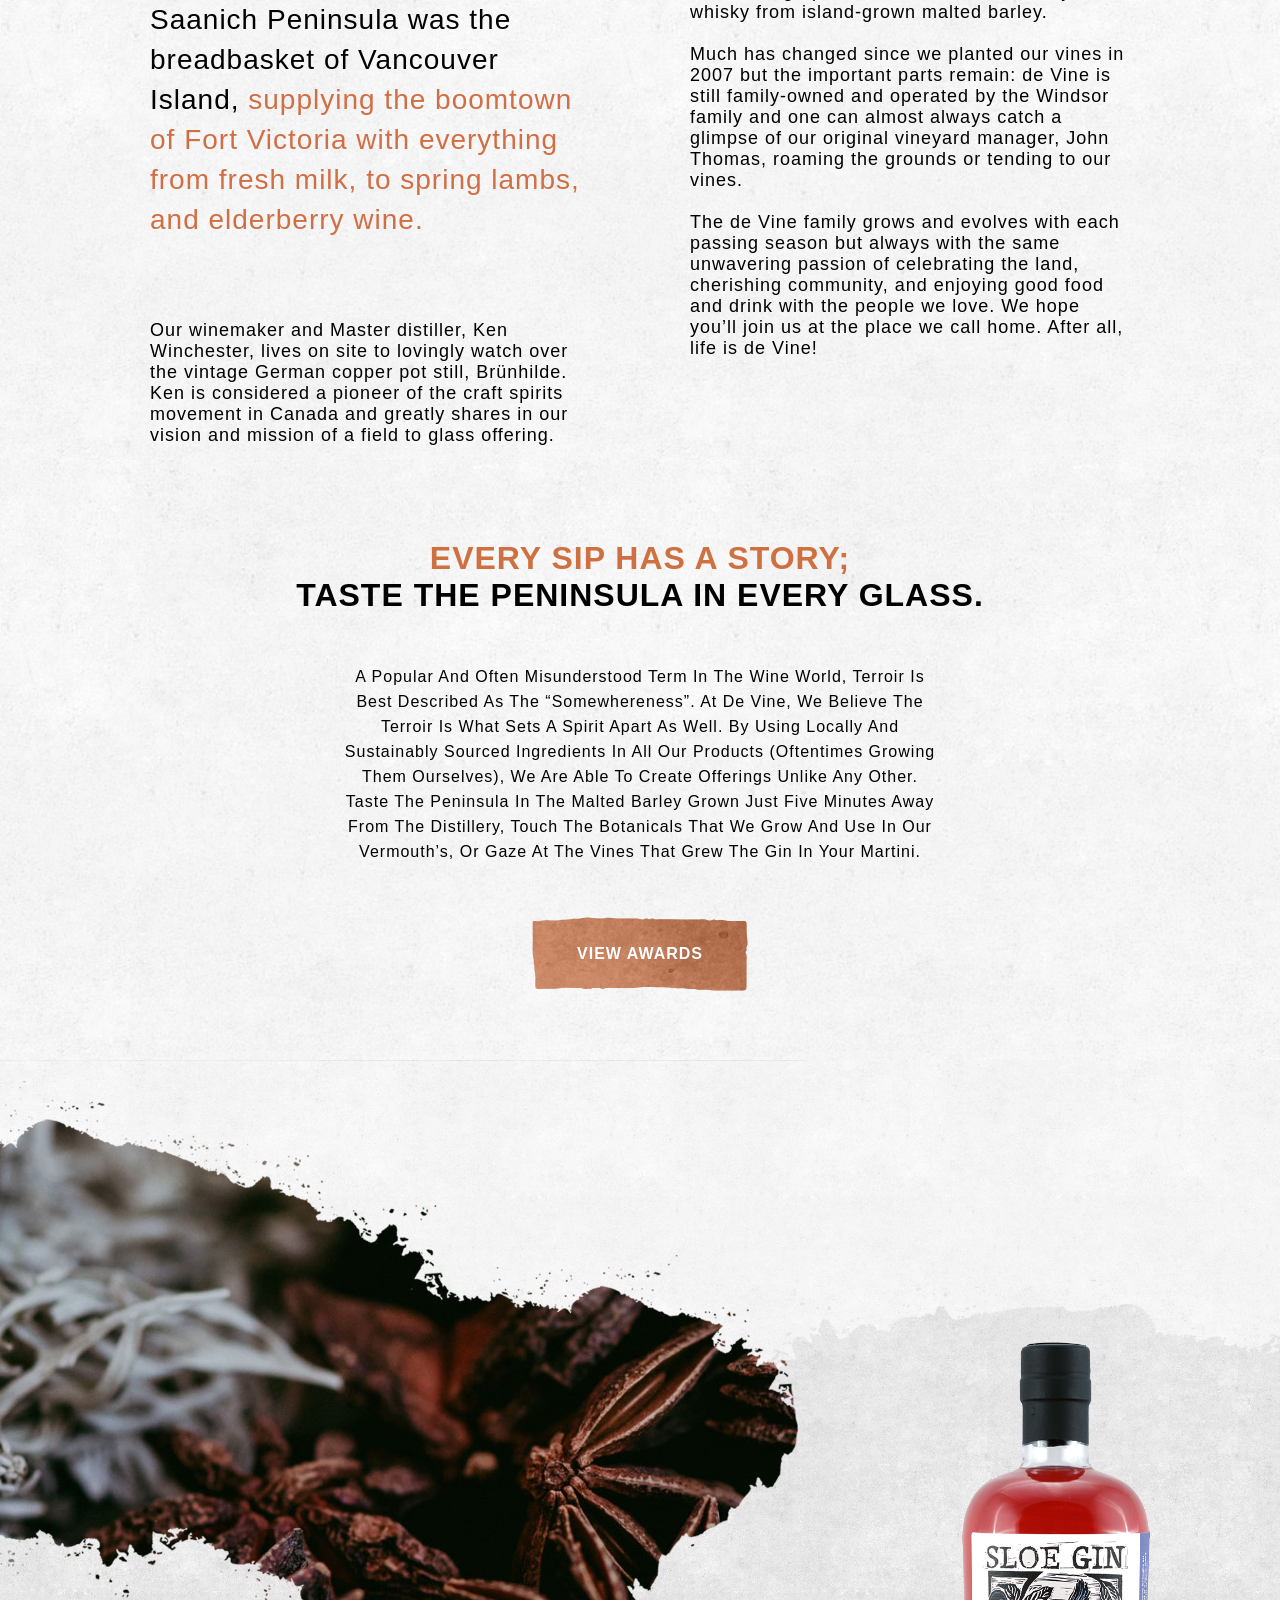
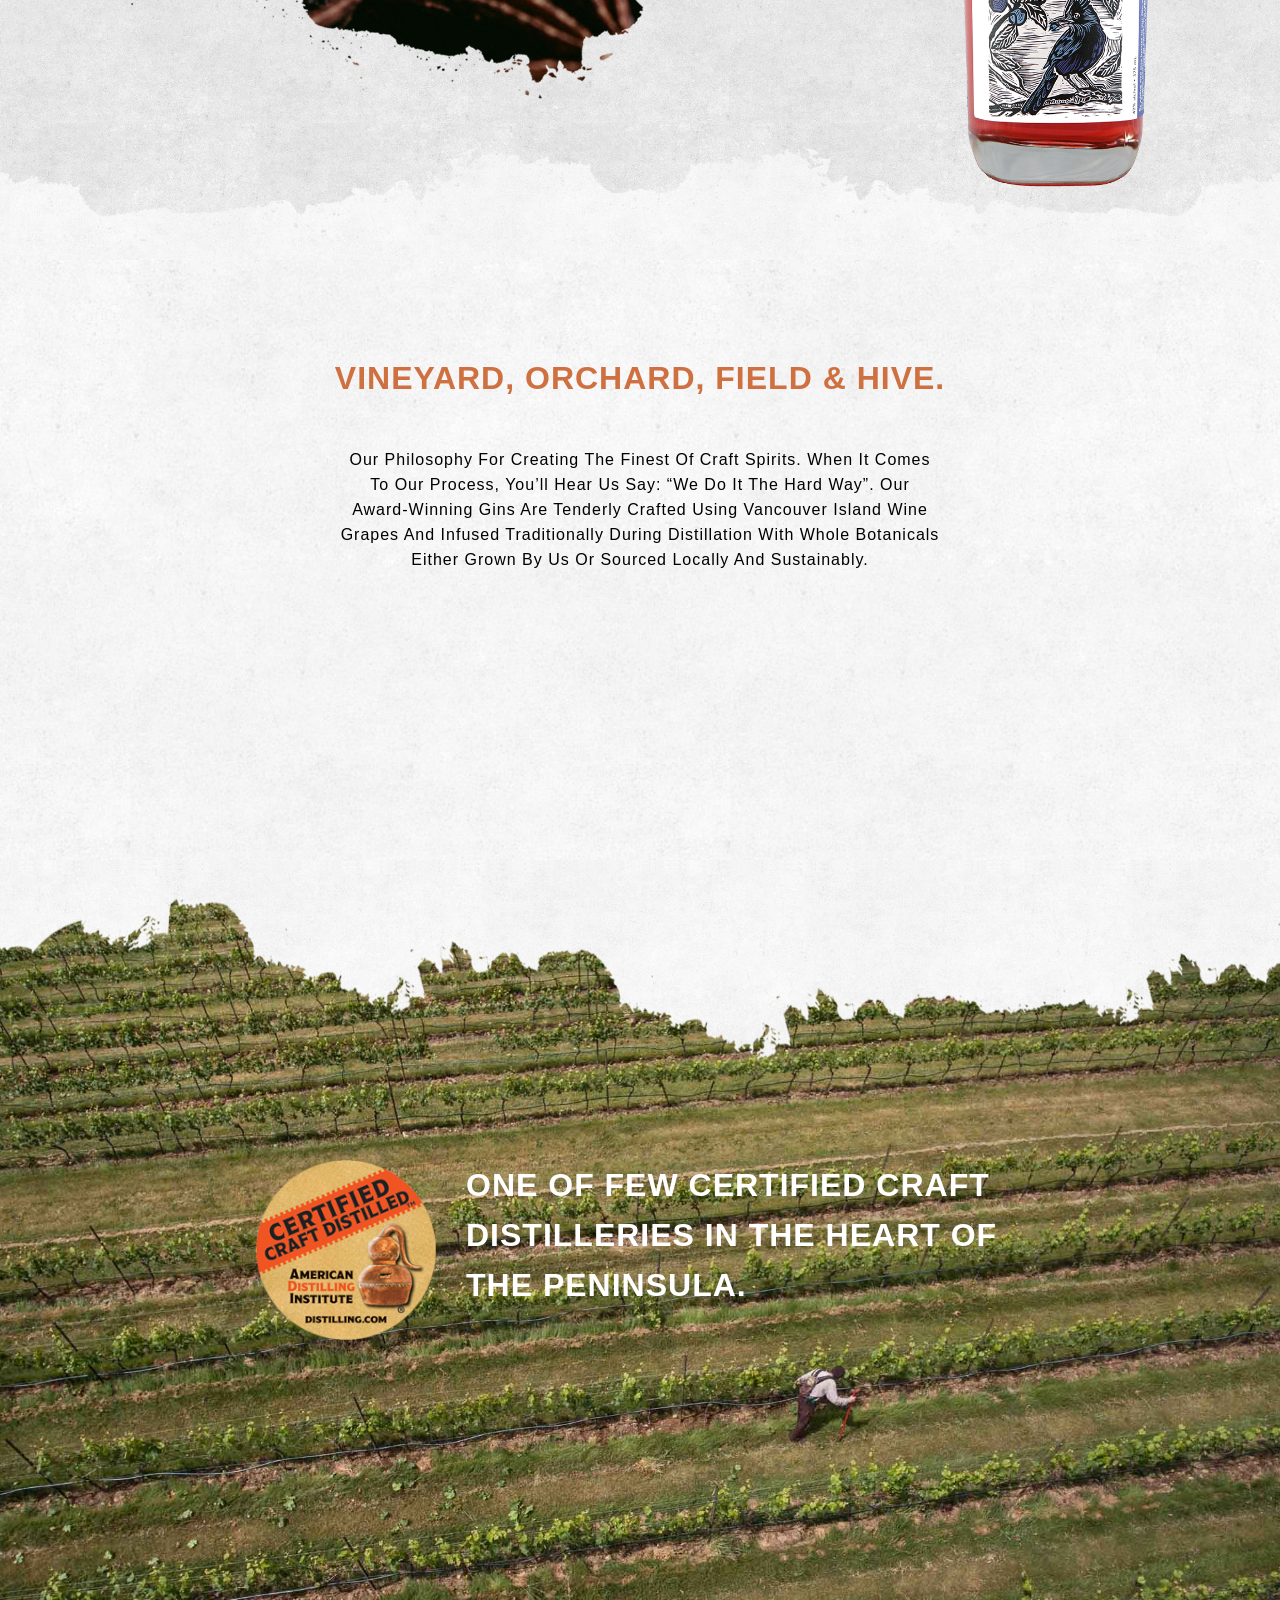
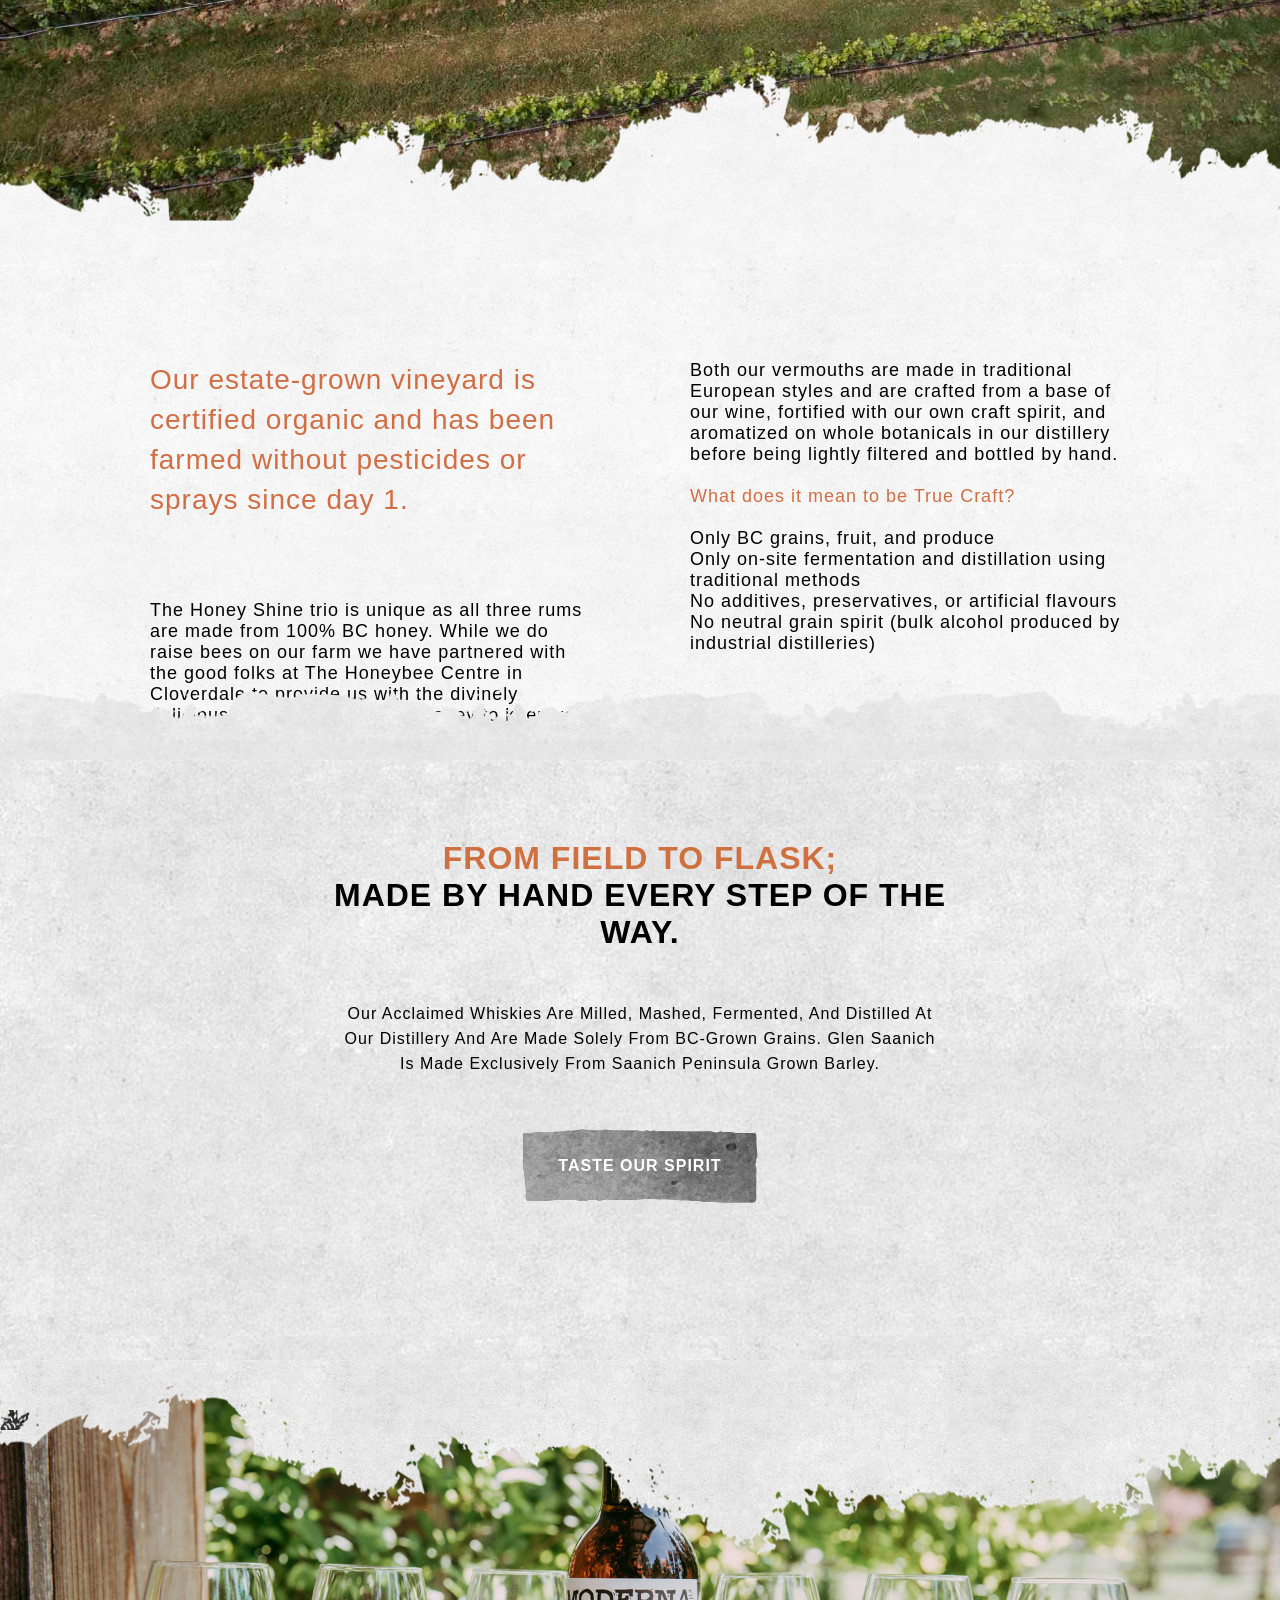
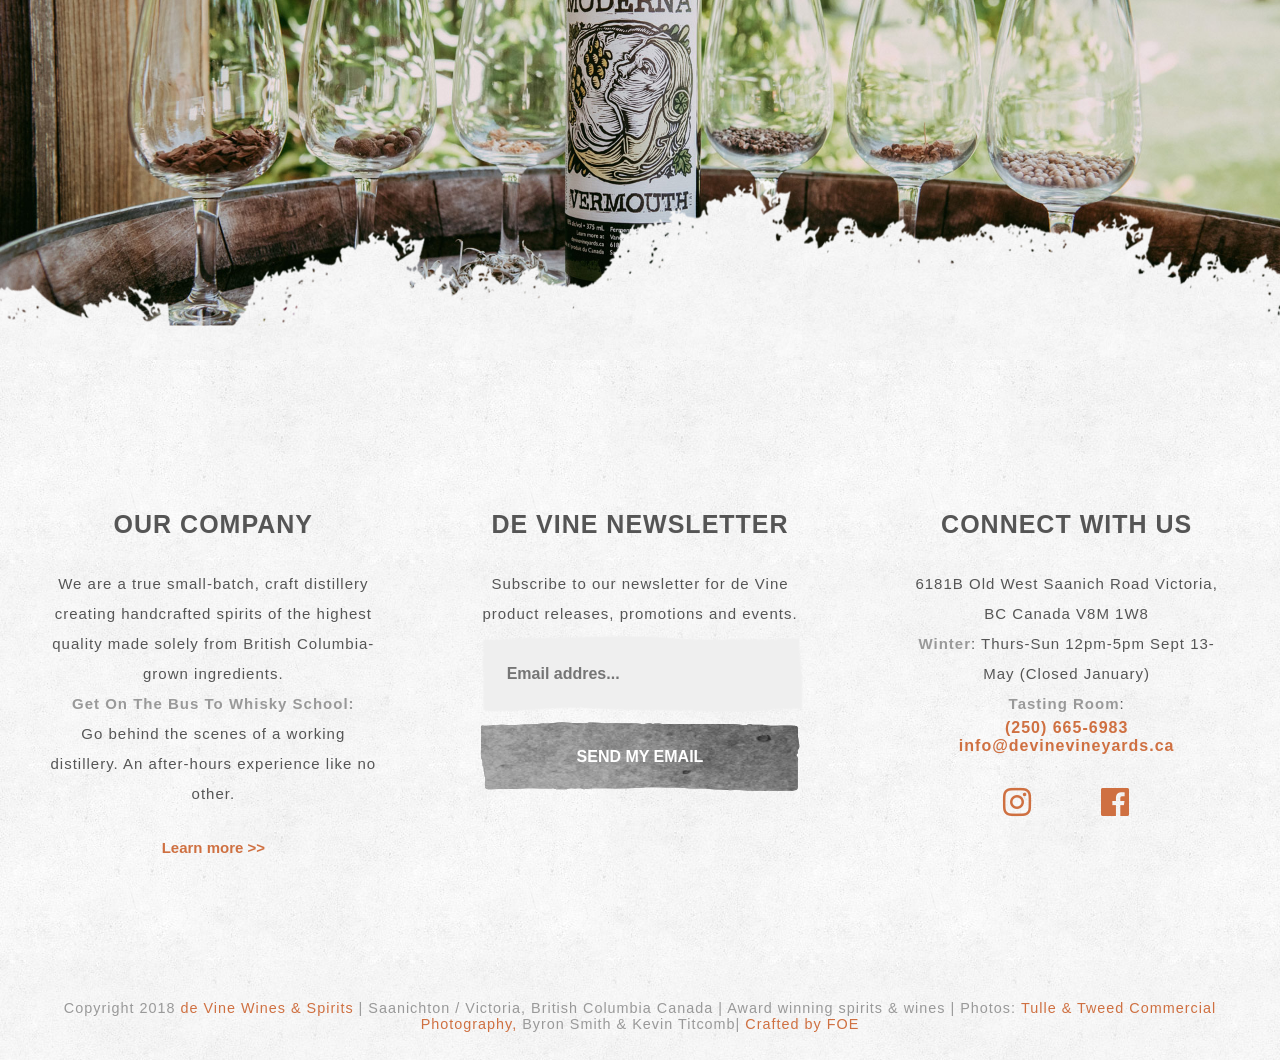
<file: html/devine_story.html>
<!DOCTYPE html>
<html lang="ko-KR">
<head>
	<meta charset="UTF-8" />
	<meta http-equiv="X-UA-Compatible" content="IE=edge" />
	<!-- meta:vp -->
	<meta name="viewport" 
	content="width=device-width, user-scalable=no, 
	initial-scale=1.0, maximum-scale=1.0, minimum-scale=1.0">
	<!--import css-->
	<link rel="stylesheet" href="../css/base/reset.css" />
	<link rel="stylesheet" href="../css/src/story/devine_story_all.css" />
	<link rel="stylesheet" href="../fontawesome5/css/all.css" />
	<!--favicon-->
	<link rel="apple-touch-icon" href="../img/devine-logo.png" />
	<link rel="shortcut icon" type="image/x-icon" href="../img/devine-logo.png" />

	<title>de Vine</title>
</head>
<body>
<!-- <button type="button" class="topBtn"><i class="fas fa-angle-double-up"></i>TOP</button> -->
	<div id="wrap">	
		<div class="modal">
			<div class="close">
			<a href="#" ><i class="fas fa-times"></i></a>
			</div>
			<div class="contactInfo">
			<h2>CONTACT INFORMATION</h2>
			<h3>6181B Old West Saanich Rd, Saanichton,<br/>
			BC V8M 1W8, Canada</h3>
			<h4>+1 250-665-6983</h4>
			</div>
			<div class="subscribe">
			<h2>THE VINE NEWSLETTER</h2>
			<h3>Subscribe to our newsletter for De Vine<br/>
			product releases, promotions & events</h3>
			<input type="text" placeholder="Email address...">
			<button type="send">send my email</button>
			</div>
		</div>
<header class="headBox">
		<h1>
	<a href="../html/devine_main.html">
		<span class="hidden">LOGO</span>
	</a>
</h1>
<nav class="hamburger">
	<ul><a href="#">
			<li></li>
			<li></li>
			<li></li>
		</a></ul>
</nav>

<div class="gnbshow">
		<div class="closeBtn"><a href="#">
		<i class="fas fa-times"></i>
		</a>
		</div>
		<ul class="gnbWrap">
			<li><a href="#">Our Story</a>
			</li>
			<li><a href="#">Wines & Spirits</a>
			<dl>
				<dt class="dt"><a href="#">- Wines & Spirits</a></dt>
				<dt class="dt"><a href="#">- Spirits</a></dt>
				<dt class="dt"><a href="#">- Wines</a></dt>
				<dt class="dt"><a href="#">- Awards</a></dt>
			</dl>
			</li>
			<li><a href="#">Tasting Room</a>	<dl>
				<dt class="dt"><a href="#">- Tasting Room</a></dt>
				<dt class="dt"><a href="#">- Whisky School</a></dt>
				<dt class="dt"><a href="#">- Events</a></dt>
				<dt class="dt"><a href="#">- Newsletter</a></dt>
			</dl>
		</li>
			<li><a href="#">Finder</a></li>
			<li><a href="#">Contact</a></li>
		</ul>
</div>
<nav class="gnb">
	<ul>
		<li>
			<a href="#">OUR STORY<i class="fas fa-angle-down"></i></a>
			<dl class="gnbDl">
				<dt class="active"><a href="#">HISTORY</a></dt>
				<dt><a href="#">CERTIFIED CRAFT</a></dt>
			</dl>
		</li>
		<li>
			<a href="#">WINES&SPIRITS<i class="fas fa-angle-down"></i></a>
			<dl class="gnbDl">
				<dt><a href="#">SPIRITS</a></dt>
				<dt><a href="#">WINES</a></dt>
			</dl>
		</li>
		<li>
			<a href="#">TASTING ROOM<i class="fas fa-angle-down"></i></a>
			<dl class="gnbDl">
				<dt><a href="#">WHISKY SCHOOL</a></dt>
				<dt><a href="#">NEWSLETTERS</a></dt>
				<dt><a href="#">AWARDS&MEDIA</a></dt>
				<dt><a href="#">EVENTS</a></dt>
			</dl>
		</li>
		<li><a href="#">FINDER</a></li>
		<li><a href="#">CONTACT</a></li>
		<li>
			<a href="#">
			<i class="fab fa-instagram"></i>
			<span class="hidden">instagram</span>
		</a>
		</li>
		<li>
			<a href="#">
			<i class="fab fa-facebook-f"></i>
			<span class="hidden">facebook</span>
			</a>
		</li>
		<li class="modalBtn">
			<a href="#">
				<i class="fas fa-bars"></i>
				<span class="hidden">newsletter</span>
			</a>
		</li>
	</ul>
</nav>
</header>

	<section class="introBox">
			<div class="content">
				<h2><span class="ora">FROM FIELD TO GLASS </span>SINCE 2007.</h2>
				<p>In 2007, John and Catherine Windsor grew de Vine from a strong love of wine, community, and Vancouver Island. Along with a dedicated team of friends and family and 25 acres of overgrown farmland, a vineyard was planted.</p>
		</div>		
	</section>

	<section class="videoBox">
			<div class="video">
				<h2>WE ARE A TRUE SMALL-BATCH, CRAFT DISTILLERY CREATING HANDCRAFTED SPIRITS OF THE HIGHEST QUALITY FROM BC GROWN INGREDIENTS.</h2>
				<button type="button"><i class="far fa-play-circle"></i> play video</button>
			</div>
	</section>

	<section class="conBox">
		<ul>
			<li>
				<h2>A century and a half ago, the Saanich Peninsula was the breadbasket of Vancouver Island, <span class="orange">supplying the boomtown of Fort Victoria with everything from fresh milk, to spring lambs, and elderberry wine.</span></h2>
				<p>Our winemaker and Master distiller, Ken Winchester, lives on site to lovingly watch over the vintage German copper pot still, Brünhilde. Ken is considered a pioneer of the craft spirits movement in Canada and greatly shares in our vision and mission of a field to glass offering.</p>
			</li>
			<li>
				<p>Vodka created from strawberries, gin crafted from wine grapes, rum distilled from honey, and whisky from island-grown malted barley. <br/> <br/>
				Much has changed since we planted our vines in 2007 but the important parts remain: de Vine is still family-owned and operated by the Windsor family and one can almost always catch a glimpse of our original vineyard manager, John Thomas, roaming the grounds or tending to our vines. <br/> <br/>
				The de Vine family grows and evolves with each passing season but always with the same unwavering passion of celebrating the land, cherishing community, and enjoying good food and drink with the people we love. We hope you’ll join us at the place we call home. After all, life is de Vine!</p>
			</li>
		</ul>
	</section>

	<section class="awardBox">
		<div class="content">
				<h2><span class="ora">EVERY SIP HAS A STORY;</span><br /> TASTE THE PENINSULA IN EVERY GLASS.</h2>
				<p>A popular and often misunderstood term in the wine world, terroir is best described as the “somewhereness”. At de Vine, we believe the terroir is what sets a spirit apart as well. By using locally and sustainably sourced ingredients in all our products (oftentimes growing them ourselves), we are able to create offerings unlike any other. Taste the peninsula in the malted barley grown just five minutes away from the distillery, touch the botanicals that we grow and use in our Vermouth’s, or gaze at the vines that grew the gin in your martini.</p>
			<button type="button" class="burnt">view awards</button>
	</section>

	<section class="bottleBox">
		<div class="innerBottle"></div>
		<div class="bottle">
		</div>
	</section>

	<section class="philosophieBox">
		<div class="content">
				<h2><span class="ora">VINEYARD, ORCHARD, FIELD & HIVE.</span></h2>
				<p>Our philosophy for creating the finest of craft spirits. When it comes to our process, you’ll hear us say: “We do it the hard way”. Our award-winning gins are tenderly crafted using Vancouver Island wine grapes and infused traditionally during distillation with whole botanicals either grown by us or sourced locally and sustainably.</p>
	</section>

	<section class="farmBox">
			<div class="farm">
				<div class="content01">
					<div class="farmImg"></div>	
				<h2>ONE OF FEW CERTIFIED CRAFT DISTILLERIES IN THE HEART OF THE PENINSULA.</h2></div>
			</div>
	</section>

	<section class="con1Box">
		<ul>
			<li>
				<h2>Our estate-grown vineyard is certified organic and has been farmed without pesticides or sprays since day 1.</h2>
				<p>The Honey Shine trio is unique as all three rums are made from 100% BC honey. While we do raise bees on our farm we have partnered with the good folks at The Honeybee Centre in Cloverdale to provide us with the divinely delicious wild-gathered clover honey to keep us in compliance with our ‘true craft’ standards.</p>
			</li>
			<li>
				<p>Both our vermouths are made in traditional European styles and are crafted from a base of our wine, fortified with our own craft spirit, and aromatized on whole botanicals in our distillery before being lightly filtered and bottled by hand. <br/> <br/>
				<span class="h">What does it mean to be True Craft? </span><br/> <br/>
				Only BC grains, fruit, and produce<br/>
				Only on-site fermentation and distillation using traditional methods<br/>
				No additives, preservatives, or artificial flavours<br/>
				No neutral grain spirit (bulk alcohol produced by industrial distilleries)</p>
			</li>
		</ul>
	</section>


	<section class="spiritBox">
		<div class="content02">
				<h2><span class="ora">FROM FIELD TO FLASK; </span><br /> MADE BY HAND EVERY STEP OF THE WAY.</h2>
				<p>Our acclaimed whiskies are milled, mashed, fermented, and distilled at our distillery and are made solely from BC-grown grains. Glen Saanich is made exclusively from Saanich Peninsula grown barley.
				</p>
			<button type="button" class="grey01">taste our spirit</button>
	</section>

	<section class="glass01Box">
			<div class="bee"></div>
			<div class="glass01">
			</div>
	</section>

	<footer class="footBox">
		<ul>
			<li class="company">
				<h2>OUR COMPANY</h2>
				<p>We are a true small-batch, craft distillery creating handcrafted spirits of the highest quality made solely from British Columbia-grown ingredients.<br />
        <span>Get On The Bus To Whisky School:</span><br />
        Go behind the scenes of a working distillery. An after-hours experience like no other.
        </p>
        <button type="button" class="learn">Learn more >></button>
			</li>
			<li class="newsletter">
				<h2>DE VINE NEWSLETTER</h2>
				<p>Subscribe to our newsletter for de Vine product releases, promotions and events.</p>
				<input type="text" placeholder="Email addres...">
				<button type="button">send my email</button>
			</li>
			<li class="contact">
				<h2>CONNECT WITH US</h2>
				<p>6181B Old West Saanich Road
				Victoria, BC Canada V8M 1W8<br />
				<span>Winter</span>: Thurs-Sun 12pm-5pm Sept 13-May (Closed January)<br />
				<span>Tasting Room</span>: <div class="or">(250) 665-6983 <br />
				<a href="#">info@devinevineyards.ca</div></a></p>
				<ul class="icon">
					<li><a href="#"><i class="fab fa-instagram"></i></a></li>
					<li><a href="#"><i class="fab fa-facebook"></i></a></li>
				</ul>
			</li>
		</ul>
			<div class="copyright">
			<p class="copyright">Copyright 2018 <a href="#">de Vine Wines & Spirits</a> | Saanichton / Victoria, British Columbia Canada | Award winning spirits & wines | Photos: <a href="#">Tulle & Tweed Commercial Photography,</a> Byron Smith & Kevin Titcomb| <a href="#">Crafted by FOE</a></p>
		 </div>
		</footer>
	</div>
</body>
<script src="../js/base/jquery-3.3.1.min.js"></script>
<script src="../js/base/jquery-ui.min.js"></script>
<script src="../js/src/devine_story.js"></script>
</file>
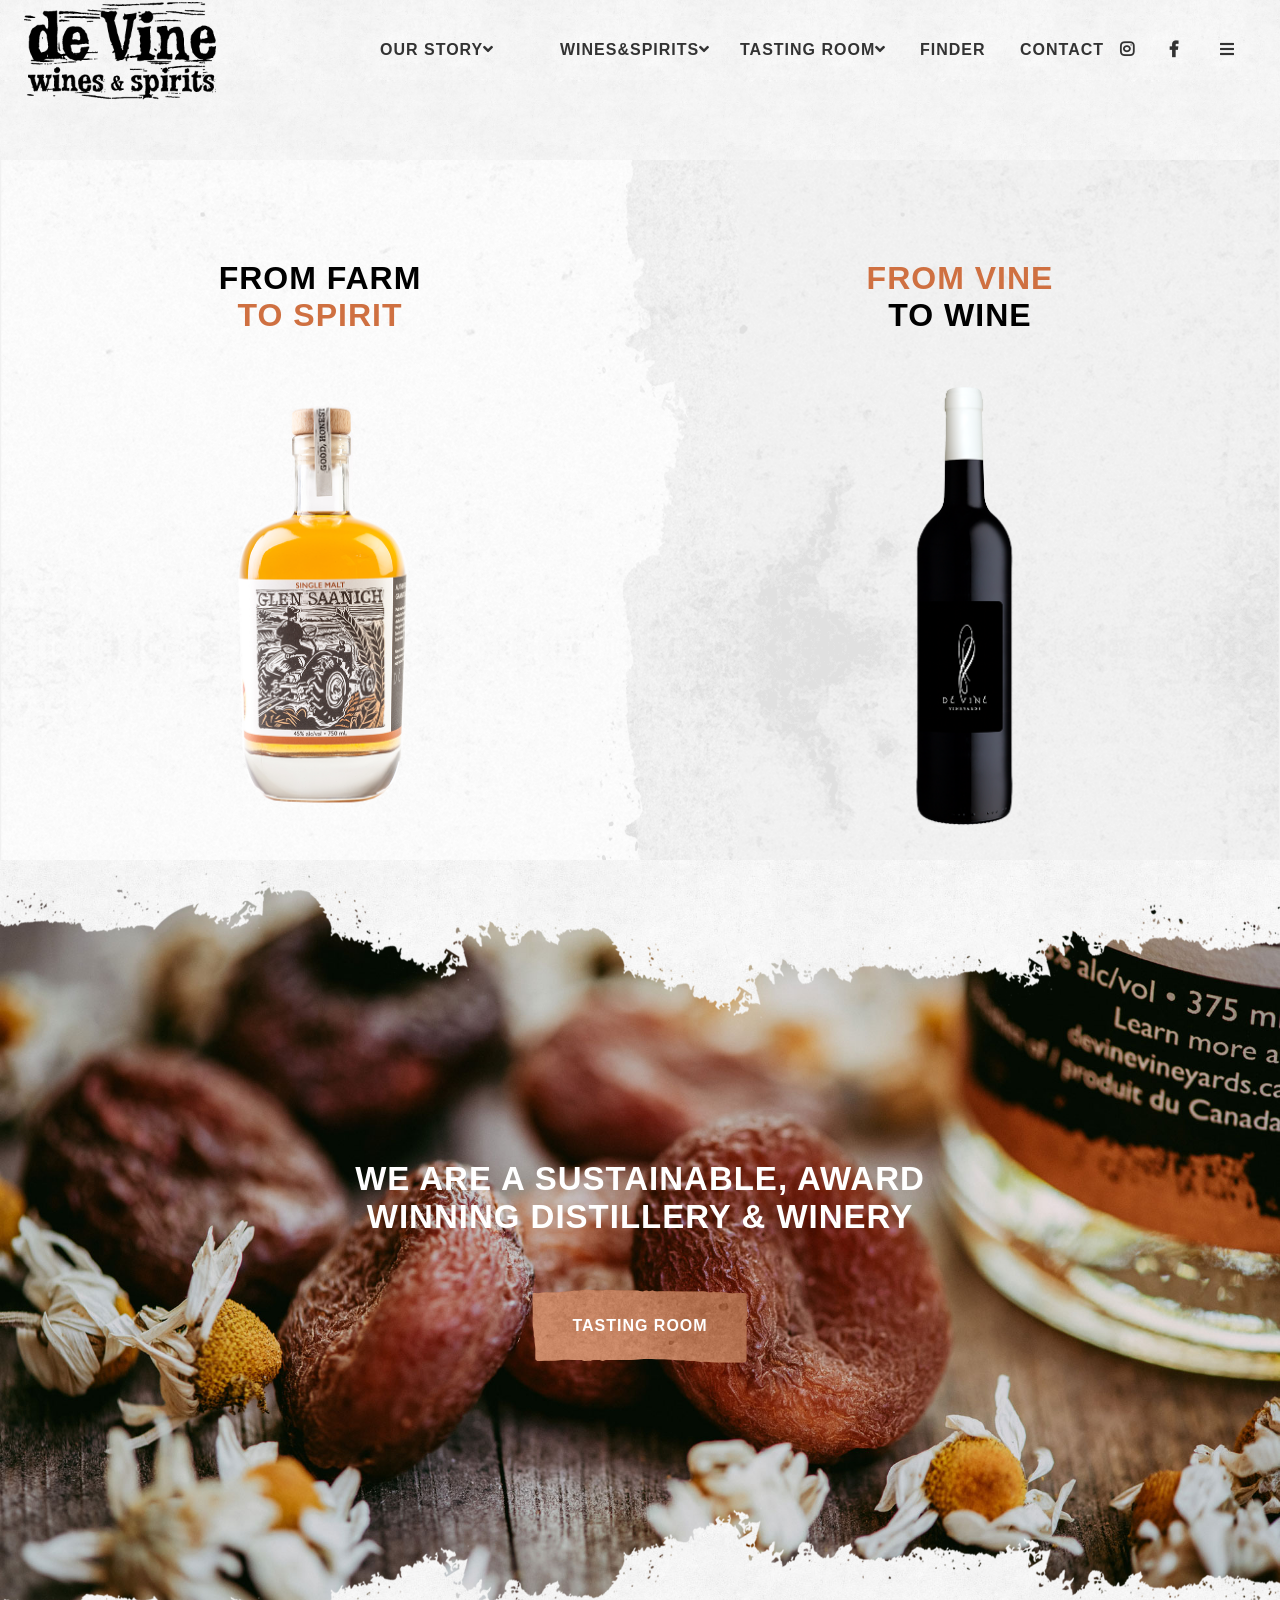
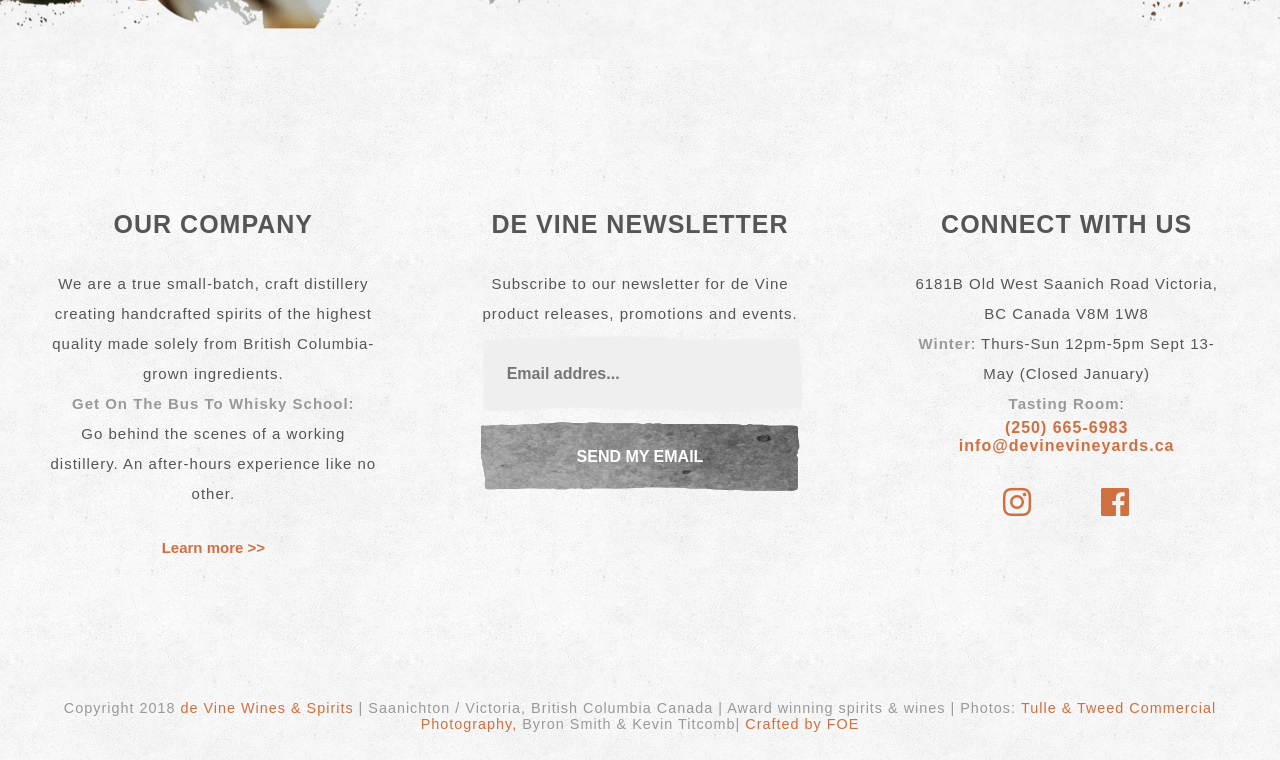
<file: html/devine_ws.html>
<!DOCTYPE html>
<html lang="ko-KR">
<head>
	<meta charset="UTF-8" />
	<meta http-equiv="X-UA-Compatible" content="IE=edge" />
	<!-- meta:vp -->
	<meta name="viewport" 
	content="width=device-width, user-scalable=no, 
	initial-scale=1.0, maximum-scale=1.0, minimum-scale=1.0">
	<!--import css-->
	<link rel="stylesheet" href="../css/base/reset.css" />
	<link rel="stylesheet" href="../css/src/ws/devine_ws_all.css" />
	<link rel="stylesheet" href="../fontawesome5/css/all.css" />
	<!--favicon-->
	<link rel="apple-touch-icon" href="../img/devine-logo.png" />
	<link rel="shortcut icon" type="image/x-icon" href="../img/devine-logo.png" />

	<title>de Vine</title>
</head>
<body>
<!-- <button type="button" class="topBtn"><i class="fas fa-angle-double-up"></i>TOP</button> -->
	<div id="wrap">	
		<div class="modal">
			<div class="close">
			<a href="#" ><i class="fas fa-times"></i></a>
			</div>
			<div class="contactInfo">
			<h2>CONTACT INFORMATION</h2>
			<h3>6181B Old West Saanich Rd, Saanichton,<br/>
			BC V8M 1W8, Canada</h3>
			<h4>+1 250-665-6983</h4>
			</div>
			<div class="subscribe">
			<h2>THE VINE NEWSLETTER</h2>
			<h3>Subscribe to our newsletter for De Vine<br/>
			product releases, promotions & events</h3>
			<input type="text" placeholder="Email address...">
			<button type="send">send my email</button>
			</div>
		</div>
<header class="headBox">
		<h1>
	<a href="../html/devine_main.html">
		<span class="hidden">LOGO</span>
	</a>
</h1>
<nav class="hamburger">
	<ul><a href="#">
			<li></li>
			<li></li>
			<li></li>
		</a></ul>
</nav>

<div class="gnbshow">
		<div class="closeBtn"><a href="#">
		<i class="fas fa-times"></i>
		</a>
		</div>
		<ul class="gnbWrap">
			<li><a href="devine_story.html">Our Story</a>
			</li>
			<li><a href="devine_ws.html">Wines & Spirits</a>
			<dl>
				<dt class="dt"><a href="#">- Wines & Spirits</a></dt>
				<dt class="dt"><a href="#">- Spirits</a></dt>
				<dt class="dt"><a href="#">- Wines</a></dt>
				<dt class="dt"><a href="#">- Awards</a></dt>
			</dl>
			</li>
			<li><a href="#">Tasting Room</a>	<dl>
				<dt class="dt"><a href="#">- Tasting Room</a></dt>
				<dt class="dt"><a href="#">- Whisky School</a></dt>
				<dt class="dt"><a href="#">- Events</a></dt>
				<dt class="dt"><a href="#">- Newsletter</a></dt>
			</dl>
		</li>
			<li><a href="#">Finder</a></li>
			<li><a href="#">Contact</a></li>
		</ul>
</div>
<nav class="gnb">
	<ul>
		<li>
			<a href="devine_story.html">OUR STORY<i class="fas fa-angle-down"></i></a>
			<dl class="gnbDl">
				<dt class="active"><a href="#">HISTORY</a></dt>
				<dt><a href="#">CERTIFIED CRAFT</a></dt>
			</dl>
		</li>
		<li>
			<a href="devine_ws.html">WINES&SPIRITS<i class="fas fa-angle-down"></i></a>
			<dl class="gnbDl">
				<dt><a href="#">SPIRITS</a></dt>
				<dt><a href="#">WINES</a></dt>
			</dl>
		</li>
		<li>
			<a href="#">TASTING ROOM<i class="fas fa-angle-down"></i></a>
			<dl class="gnbDl">
				<dt><a href="#">WHISKY SCHOOL</a></dt>
				<dt><a href="#">NEWSLETTERS</a></dt>
				<dt><a href="#">AWARDS&MEDIA</a></dt>
				<dt><a href="#">EVENTS</a></dt>
			</dl>
		</li>
		<li><a href="#">FINDER</a></li>
		<li><a href="#">CONTACT</a></li>
		<li>
			<a href="#">
			<i class="fab fa-instagram"></i>
			<span class="hidden">instagram</span>
		</a>
		</li>
		<li>
			<a href="#">
			<i class="fab fa-facebook-f"></i>
			<span class="hidden">facebook</span>
			</a>
		</li>
		<li class="modalBtn">
			<a href="#">
				<i class="fas fa-bars"></i>
				<span class="hidden">newsletter</span>
			</a>
		</li>
	</ul>
</nav>
</header>

	<section class="productBox">
		<ul>
			<li>
				<dl>
					<dt>from farm <br/><span class="hi">to spirit</span></dt>
					<div><a href="#"></a></div>					
				</dl>
			</li>
			<li>
				<dl>
					<dt><span class="hi">from vine<br/></span> to wine</dt>
					<div><a href="#"></a></div>
				</dl>
			</li>
		</ul>
	</section>

		<section class="product1Box">
			<div class="product1">
				<h2>we are a sustainable, award<br/>winning distillery & winery</h2>
				<button type="button">tasting room</button>
			</div>
	</section>

	<footer class="footBox">
		<ul>
			<li class="company">
				<h2>OUR COMPANY</h2>
				<p>We are a true small-batch, craft distillery creating handcrafted spirits of the highest quality made solely from British Columbia-grown ingredients.<br />
        <span>Get On The Bus To Whisky School:</span><br />
        Go behind the scenes of a working distillery. An after-hours experience like no other.
        </p>
        <button type="button" class="learn">Learn more >></button>
			</li>
			<li class="newsletter">
				<h2>DE VINE NEWSLETTER</h2>
				<p>Subscribe to our newsletter for de Vine product releases, promotions and events.</p>
				<input type="text" placeholder="Email addres...">
				<button type="button">send my email</button>
			</li>
			<li class="contact">
				<h2>CONNECT WITH US</h2>
				<p>6181B Old West Saanich Road
				Victoria, BC Canada V8M 1W8<br />
				<span>Winter</span>: Thurs-Sun 12pm-5pm Sept 13-May (Closed January)<br />
				<span>Tasting Room</span>: <div class="or">(250) 665-6983 <br />
				<a href="#">info@devinevineyards.ca</div></a></p>
				<ul class="icon">
					<li><a href="#"><i class="fab fa-instagram"></i></a></li>
					<li><a href="#"><i class="fab fa-facebook"></i></a></li>
				</ul>
			</li>
		</ul>
			<div class="copyright">
			<p class="copyright">Copyright 2018 <a href="#">de Vine Wines & Spirits</a> | Saanichton / Victoria, British Columbia Canada | Award winning spirits & wines | Photos: <a href="#">Tulle & Tweed Commercial Photography,</a> Byron Smith & Kevin Titcomb| <a href="#">Crafted by FOE</a></p>
		 </div>
		</footer>
	</div>
</body>
<script src="../js/base/jquery-3.3.1.min.js"></script>
<script src="../js/base/jquery-ui.min.js"></script>
<script src="../js/src/devine_story.js"></script>
</file>
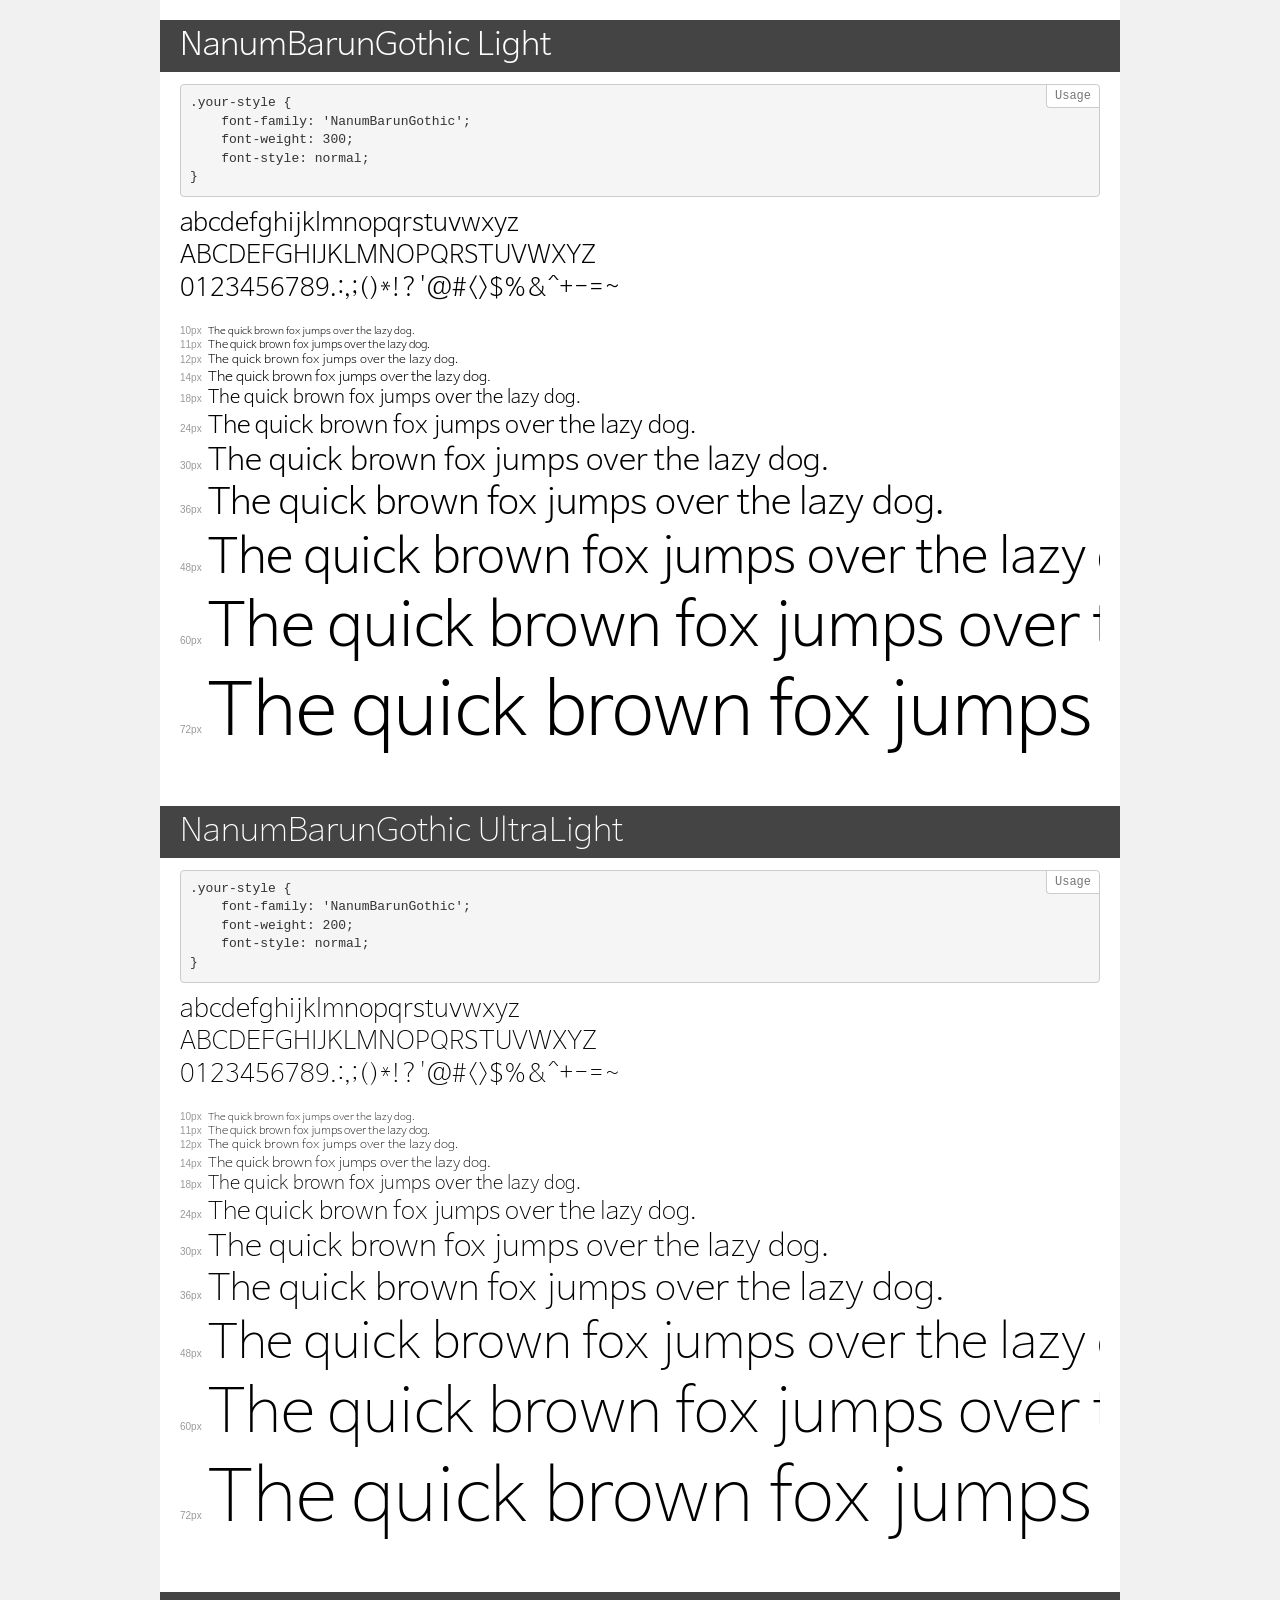
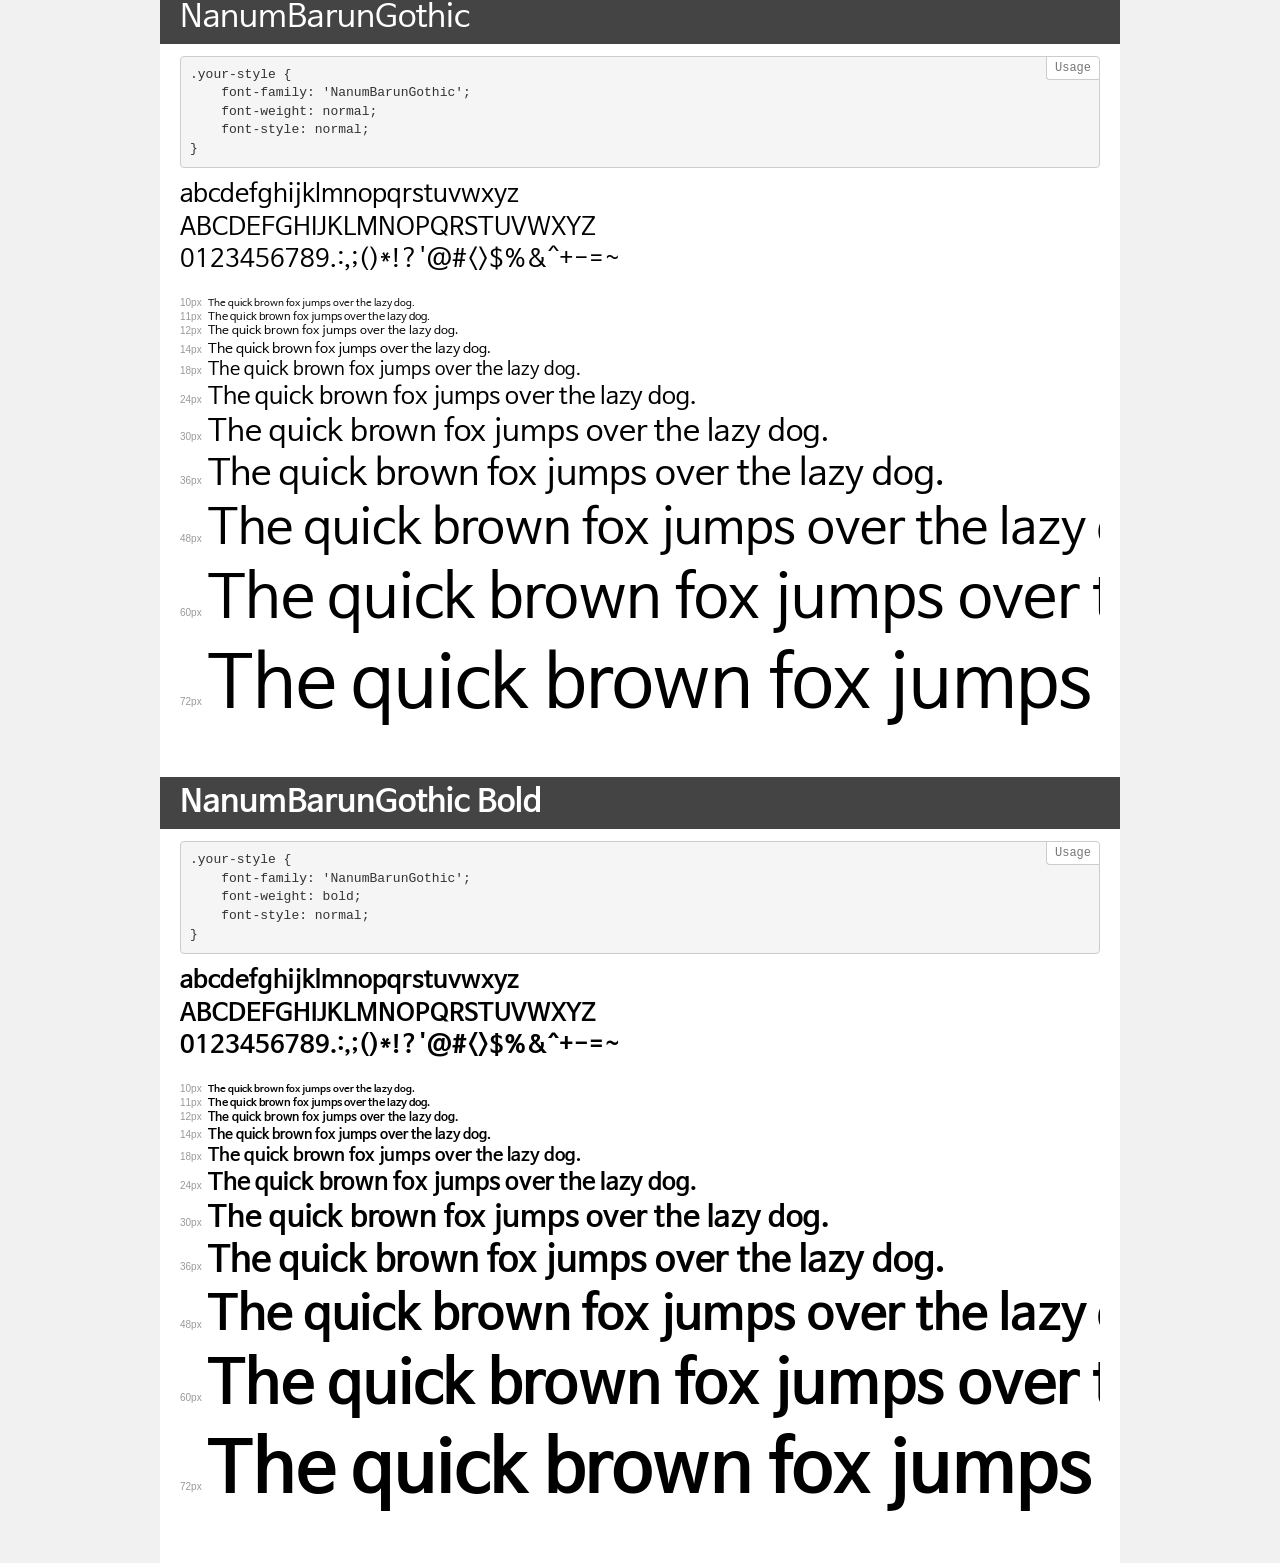
<file: fonts/nanum/demo.html>
<!DOCTYPE html>
<html>
<head>
    <meta charset="utf-8">
    <meta http-equiv="X-UA-Compatible" content="IE=edge">
    <meta name="viewport" content="width=device-width, initial-scale=1">
    <meta name="robots" content="noindex, noarchive">
    <meta name="format-detection" content="telephone=no">
    <title>Transfonter demo</title>
    <link href="stylesheet.css" rel="stylesheet">
    <style>
        /*
        http://meyerweb.com/eric/tools/css/reset/
        v2.0 | 20110126
        License: none (public domain)
        */
        html, body, div, span, applet, object, iframe,
        h1, h2, h3, h4, h5, h6, p, blockquote, pre,
        a, abbr, acronym, address, big, cite, code,
        del, dfn, em, img, ins, kbd, q, s, samp,
        small, strike, strong, sub, sup, tt, var,
        b, u, i, center,
        dl, dt, dd, ol, ul, li,
        fieldset, form, label, legend,
        table, caption, tbody, tfoot, thead, tr, th, td,
        article, aside, canvas, details, embed,
        figure, figcaption, footer, header, hgroup,
        menu, nav, output, ruby, section, summary,
        time, mark, audio, video {
            margin: 0;
            padding: 0;
            border: 0;
            font-size: 100%;
            font: inherit;
            vertical-align: baseline;
        }
        /* HTML5 display-role reset for older browsers */
        article, aside, details, figcaption, figure,
        footer, header, hgroup, menu, nav, section {
            display: block;
        }
        body {
            line-height: 1;
        }
        ol, ul {
            list-style: none;
        }
        blockquote, q {
            quotes: none;
        }
        blockquote:before, blockquote:after,
        q:before, q:after {
            content: '';
            content: none;
        }
        table {
            border-collapse: collapse;
            border-spacing: 0;
        }
        /* common styles */
        body {
            background: #f1f1f1;
            color: #000;
        }
        .page {
            background: #fff;
            width: 920px;
            margin: 0 auto;
            padding: 20px 20px 0 20px;
            overflow: hidden;
        }
        .font-container {
            overflow-x: auto;
            overflow-y: hidden;
            margin-bottom: 40px;
            line-height: 1.3;
            white-space: nowrap;
            padding-bottom: 5px;
        }
        h1 {
            position: relative;
            background: #444;
            font-size: 32px;
            color: #fff;
            padding: 10px 20px;
            margin: 0 -20px 12px -20px;
        }
        .letters {
            font-size: 25px;
            margin-bottom: 20px;
        }
        .s10:before {
            content: '10px';
        }
        .s11:before {
            content: '11px';
        }
        .s12:before {
            content: '12px';
        }
        .s14:before {
            content: '14px';
        }
        .s18:before {
            content: '18px';
        }
        .s24:before {
            content: '24px';
        }
        .s30:before {
            content: '30px';
        }
        .s36:before {
            content: '36px';
        }
        .s48:before {
            content: '48px';
        }
        .s60:before {
            content: '60px';
        }
        .s72:before {
            content: '72px';
        }
        .s10:before, .s11:before, .s12:before, .s14:before,
        .s18:before, .s24:before, .s30:before, .s36:before,
        .s48:before, .s60:before, .s72:before {
            font-family: Arial, sans-serif;
            font-size: 10px;
            font-weight: normal;
            font-style: normal;
            color: #999;
            padding-right: 6px;
        }
        pre {
            display: block;
            position: relative;
            padding: 9px;
            margin: 0 0 10px;
            font-family: Monaco, Menlo, Consolas, "Courier New", monospace !important;
            font-size: 13px;
            line-height: 1.428571429;
            color: #333;
            font-weight: normal !important;
            font-style: normal !important;
            background-color: #f5f5f5;
            border: 1px solid #ccc;
            overflow-x: auto;
            border-radius: 4px;
        }
        pre:after {
            display: block;
            position: absolute;
            right: 0;
            top: 0;
            content: 'Usage';
            line-height: 1;
            padding: 5px 8px;
            font-size: 12px;
            color: #767676;
            background-color: #fff;
            border: 1px solid #ccc;
            border-right: none;
            border-top: none;
            border-radius: 0 4px 0 4px;
            z-index: 10;
        }
        /* responsive */
        @media (max-width: 959px) {
            .page {
                width: auto;
                margin: 0;
            }
        }
    </style>
</head>
<body>
<div class="page">
    <div class="demo" style="font-family: 'NanumBarunGothic'; font-weight: 300; font-style: normal;">
        <h1>NanumBarunGothic Light</h1>
        <pre>.your-style {
    font-family: 'NanumBarunGothic';
    font-weight: 300;
    font-style: normal;
}</pre>
        <div class="font-container">
            <p class="letters">
                abcdefghijklmnopqrstuvwxyz<br>
ABCDEFGHIJKLMNOPQRSTUVWXYZ<br>
                0123456789.:,;()*!?'@#<>$%&^+-=~
            </p>
            <p class="s10" style="font-size: 10px;">The quick brown fox jumps over the lazy dog.</p>
            <p class="s11" style="font-size: 11px;">The quick brown fox jumps over the lazy dog.</p>
            <p class="s12" style="font-size: 12px;">The quick brown fox jumps over the lazy dog.</p>
            <p class="s14" style="font-size: 14px;">The quick brown fox jumps over the lazy dog.</p>
            <p class="s18" style="font-size: 18px;">The quick brown fox jumps over the lazy dog.</p>
            <p class="s24" style="font-size: 24px;">The quick brown fox jumps over the lazy dog.</p>
            <p class="s30" style="font-size: 30px;">The quick brown fox jumps over the lazy dog.</p>
            <p class="s36" style="font-size: 36px;">The quick brown fox jumps over the lazy dog.</p>
            <p class="s48" style="font-size: 48px;">The quick brown fox jumps over the lazy dog.</p>
            <p class="s60" style="font-size: 60px;">The quick brown fox jumps over the lazy dog.</p>
            <p class="s72" style="font-size: 72px;">The quick brown fox jumps over the lazy dog.</p>
        </div>
    </div>
    <div class="demo" style="font-family: 'NanumBarunGothic'; font-weight: 200; font-style: normal;">
        <h1>NanumBarunGothic UltraLight</h1>
        <pre>.your-style {
    font-family: 'NanumBarunGothic';
    font-weight: 200;
    font-style: normal;
}</pre>
        <div class="font-container">
            <p class="letters">
                abcdefghijklmnopqrstuvwxyz<br>
ABCDEFGHIJKLMNOPQRSTUVWXYZ<br>
                0123456789.:,;()*!?'@#<>$%&^+-=~
            </p>
            <p class="s10" style="font-size: 10px;">The quick brown fox jumps over the lazy dog.</p>
            <p class="s11" style="font-size: 11px;">The quick brown fox jumps over the lazy dog.</p>
            <p class="s12" style="font-size: 12px;">The quick brown fox jumps over the lazy dog.</p>
            <p class="s14" style="font-size: 14px;">The quick brown fox jumps over the lazy dog.</p>
            <p class="s18" style="font-size: 18px;">The quick brown fox jumps over the lazy dog.</p>
            <p class="s24" style="font-size: 24px;">The quick brown fox jumps over the lazy dog.</p>
            <p class="s30" style="font-size: 30px;">The quick brown fox jumps over the lazy dog.</p>
            <p class="s36" style="font-size: 36px;">The quick brown fox jumps over the lazy dog.</p>
            <p class="s48" style="font-size: 48px;">The quick brown fox jumps over the lazy dog.</p>
            <p class="s60" style="font-size: 60px;">The quick brown fox jumps over the lazy dog.</p>
            <p class="s72" style="font-size: 72px;">The quick brown fox jumps over the lazy dog.</p>
        </div>
    </div>
    <div class="demo" style="font-family: 'NanumBarunGothic'; font-weight: normal; font-style: normal;">
        <h1>NanumBarunGothic</h1>
        <pre>.your-style {
    font-family: 'NanumBarunGothic';
    font-weight: normal;
    font-style: normal;
}</pre>
        <div class="font-container">
            <p class="letters">
                abcdefghijklmnopqrstuvwxyz<br>
ABCDEFGHIJKLMNOPQRSTUVWXYZ<br>
                0123456789.:,;()*!?'@#<>$%&^+-=~
            </p>
            <p class="s10" style="font-size: 10px;">The quick brown fox jumps over the lazy dog.</p>
            <p class="s11" style="font-size: 11px;">The quick brown fox jumps over the lazy dog.</p>
            <p class="s12" style="font-size: 12px;">The quick brown fox jumps over the lazy dog.</p>
            <p class="s14" style="font-size: 14px;">The quick brown fox jumps over the lazy dog.</p>
            <p class="s18" style="font-size: 18px;">The quick brown fox jumps over the lazy dog.</p>
            <p class="s24" style="font-size: 24px;">The quick brown fox jumps over the lazy dog.</p>
            <p class="s30" style="font-size: 30px;">The quick brown fox jumps over the lazy dog.</p>
            <p class="s36" style="font-size: 36px;">The quick brown fox jumps over the lazy dog.</p>
            <p class="s48" style="font-size: 48px;">The quick brown fox jumps over the lazy dog.</p>
            <p class="s60" style="font-size: 60px;">The quick brown fox jumps over the lazy dog.</p>
            <p class="s72" style="font-size: 72px;">The quick brown fox jumps over the lazy dog.</p>
        </div>
    </div>
    <div class="demo" style="font-family: 'NanumBarunGothic'; font-weight: bold; font-style: normal;">
        <h1>NanumBarunGothic Bold</h1>
        <pre>.your-style {
    font-family: 'NanumBarunGothic';
    font-weight: bold;
    font-style: normal;
}</pre>
        <div class="font-container">
            <p class="letters">
                abcdefghijklmnopqrstuvwxyz<br>
ABCDEFGHIJKLMNOPQRSTUVWXYZ<br>
                0123456789.:,;()*!?'@#<>$%&^+-=~
            </p>
            <p class="s10" style="font-size: 10px;">The quick brown fox jumps over the lazy dog.</p>
            <p class="s11" style="font-size: 11px;">The quick brown fox jumps over the lazy dog.</p>
            <p class="s12" style="font-size: 12px;">The quick brown fox jumps over the lazy dog.</p>
            <p class="s14" style="font-size: 14px;">The quick brown fox jumps over the lazy dog.</p>
            <p class="s18" style="font-size: 18px;">The quick brown fox jumps over the lazy dog.</p>
            <p class="s24" style="font-size: 24px;">The quick brown fox jumps over the lazy dog.</p>
            <p class="s30" style="font-size: 30px;">The quick brown fox jumps over the lazy dog.</p>
            <p class="s36" style="font-size: 36px;">The quick brown fox jumps over the lazy dog.</p>
            <p class="s48" style="font-size: 48px;">The quick brown fox jumps over the lazy dog.</p>
            <p class="s60" style="font-size: 60px;">The quick brown fox jumps over the lazy dog.</p>
            <p class="s72" style="font-size: 72px;">The quick brown fox jumps over the lazy dog.</p>
        </div>
    </div>
</div>
</body>
</html>
</file>
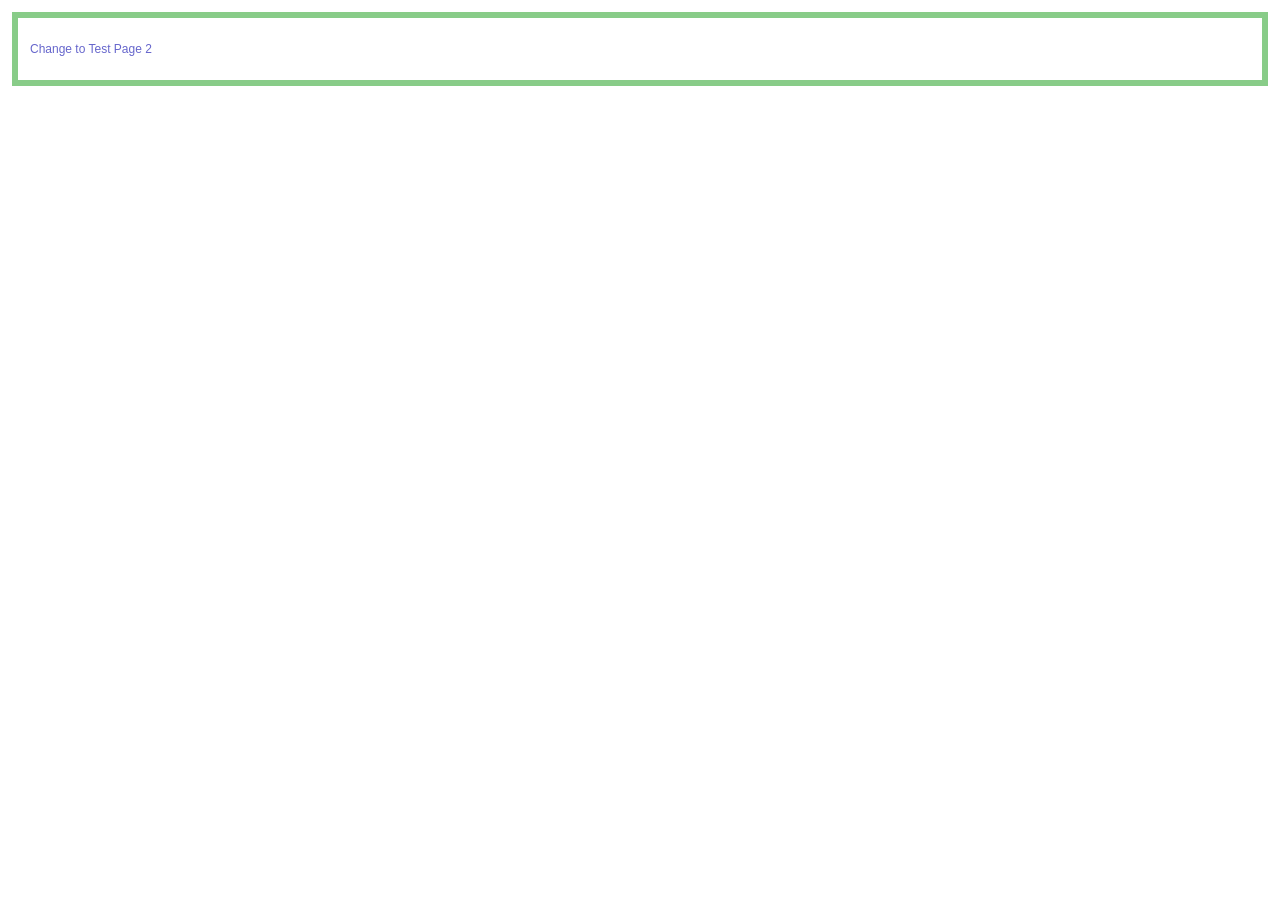
<file: ie/html5shiv/test/iframe.1-1.html>
<!doctype html>
<html>
	<head>
		<meta charset="utf-8">
		<title>Test 1</title>
		<link rel="stylesheet" href="style.css">
		<script src="../src/html5shiv-printshiv.js"></script>
	</head>
	<body>
		<section>
			<p><a href="iframe.1-2.html">Change to Test Page 2</a></p>
		</section>
	</body>
</html>
</file>
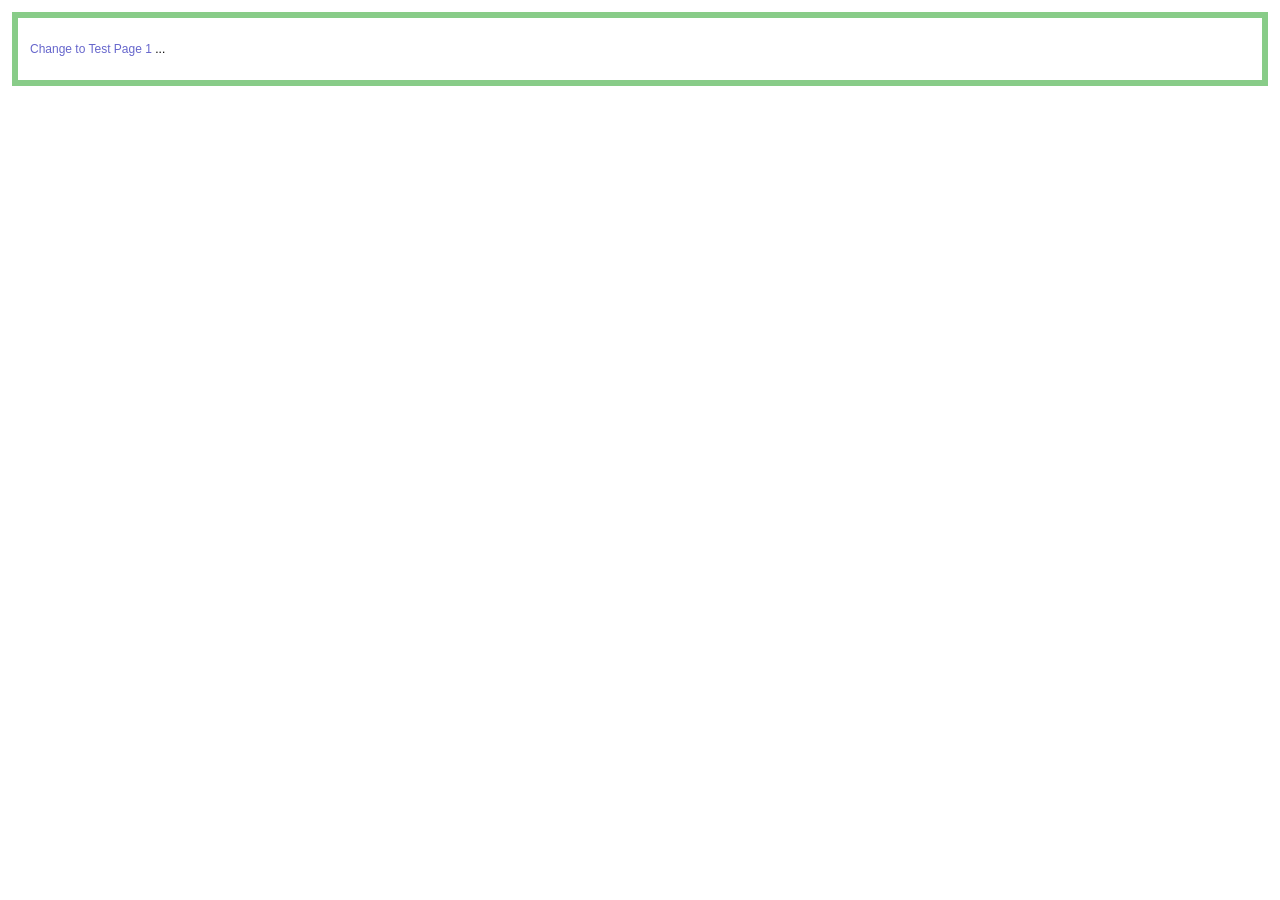
<file: ie/html5shiv/test/iframe.1-2.html>
<!doctype html>
<html>
	<head>
		<meta charset="utf-8">
		<title>Test 2</title>
		<link rel="stylesheet" href="style.css">
		<script src="../src/html5shiv-printshiv.js"></script>
	<body>
		<section>
			<p><a href="iframe.1-1.html">Change to Test Page 1</a> <span contenteditable>...</span></p>
		</section>
	</body>
</html>
</file>
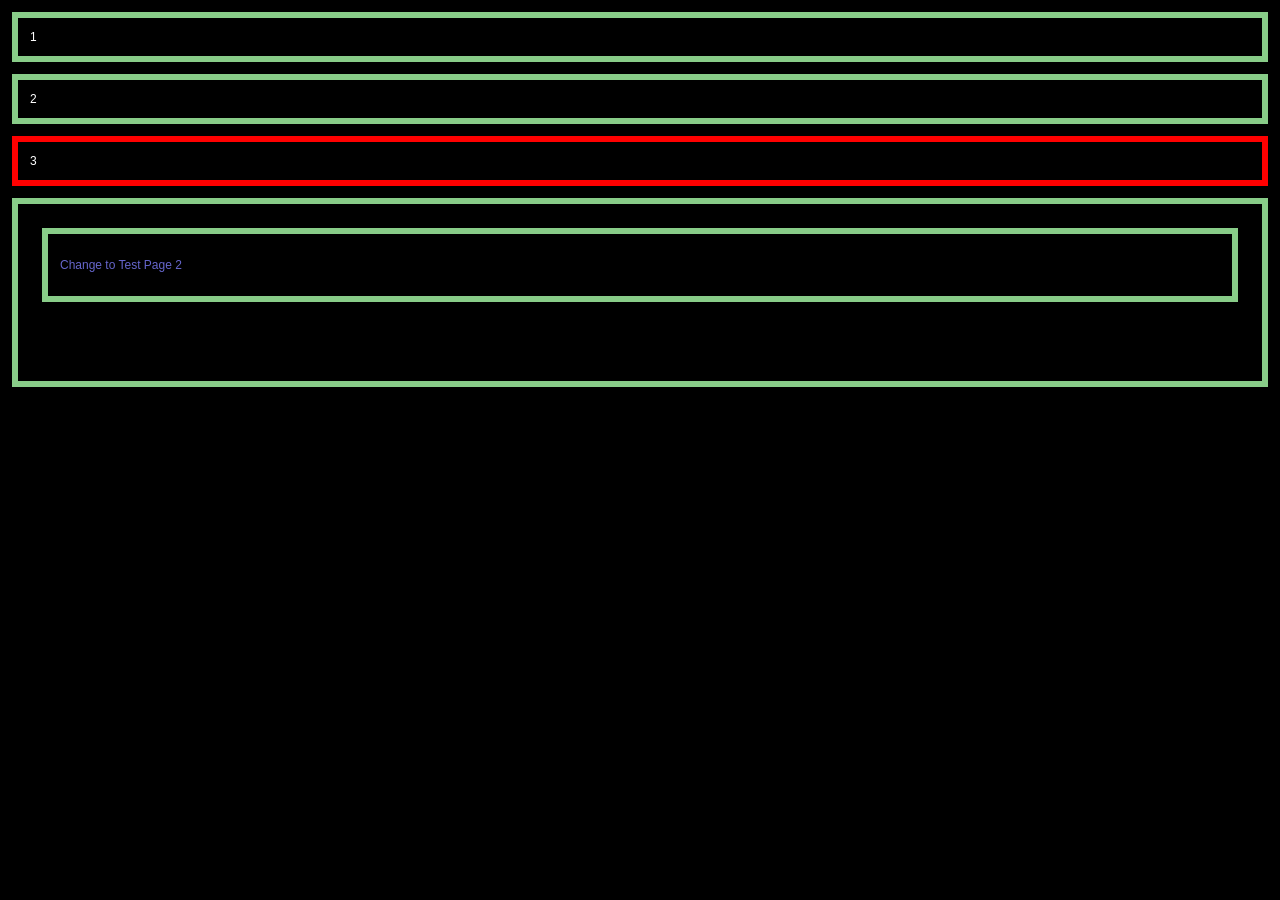
<file: ie/html5shiv/test/iframe.1.html>
<!doctype html>
<html>
	<head>
		<meta charset="utf-8">
		<title>HTML5Shiv</title>
		<link rel="stylesheet" href="style.css">
		<style>
			body {
				color: #fff;
				background: url(data/body-crash.jpg);
			}
		</style>
		<script src="../src/html5shiv-printshiv.js"></script>
		<script src="//use.typekit.com/fbz1vwc.js"></script>
		<script>
			Typekit.load();
		</script>
	</head>
	<body>
		<section>1</section>
		<section>2</section>
		<section style="border-color: red;">3</section>
		<section>
			<iframe src="iframe.1-1.html" style="width:100%;height:100%;" frameborder="0"></iframe>
		</section>
	</body>
</html>
</file>
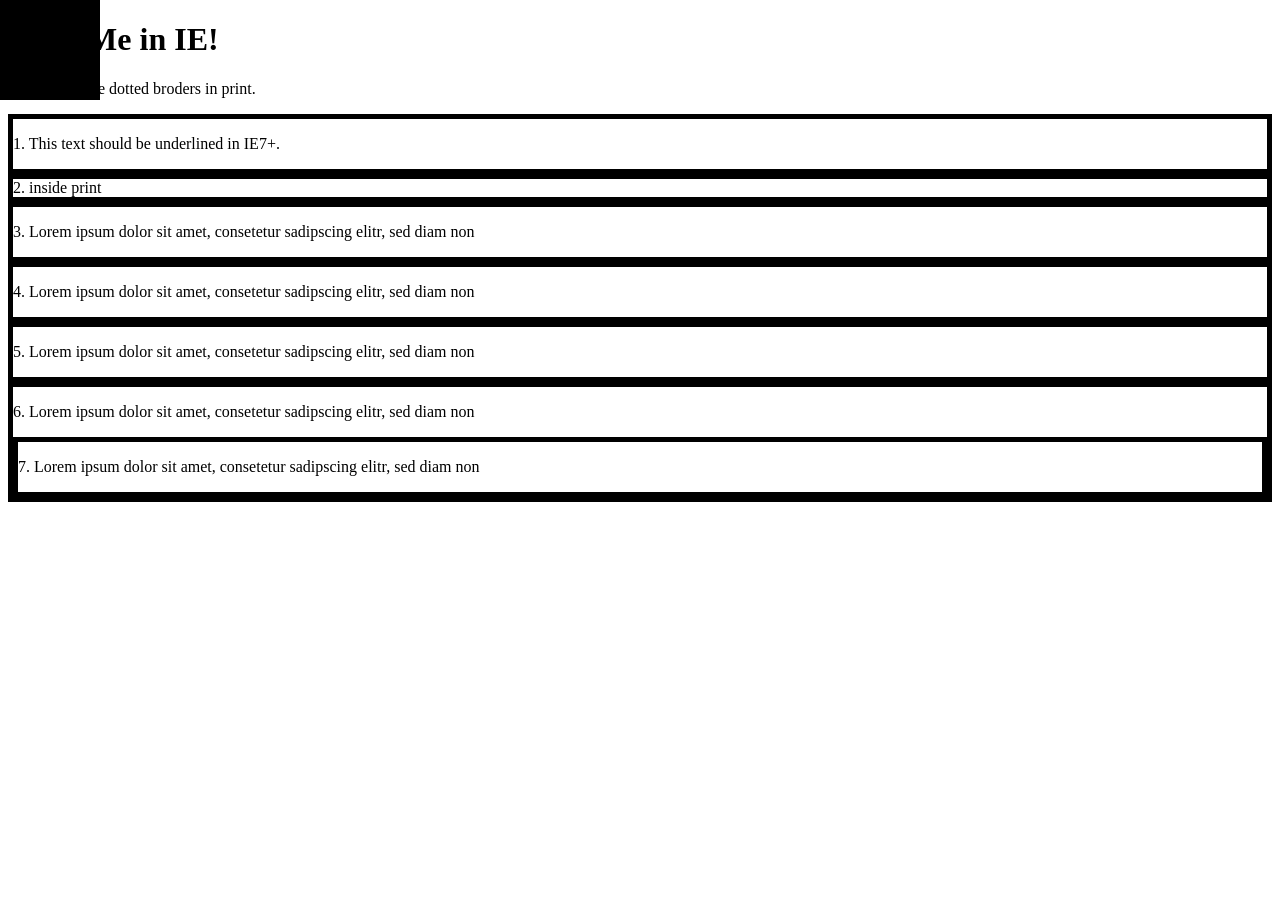
<file: ie/html5shiv/test/mixed-test.html>
<!doctype html>
<html>
	<head>
		<meta charset="utf-8">
		<title>IEPP Test Suite</title>
		<link rel="stylesheet" href="data/inline-mixed-media.css">
		<link rel="stylesheet" href="data/inline-print-media.css">
		<link rel="stylesheet" href="data/print.css" media="print">
		<link rel="stylesheet" href="data/screen.css" media="screen, projection">
		<link rel="stylesheet" href="data/print-styles.css" media="print">
		<style>
			body {
				background: url(data/body-crash.jpg) no-repeat;
			}
		</style>
		<style>
			form {
				margin: 0;
			}
			article#inline-print {
				border: 5px solid #000;
			}
			section div article {
				border: 5px solid #000;
			}
			section[data-article="article"] {
				border: 5px solid #000;
			}
		</style>
		<style media="print">
			article#inline-print {
				border: 5px dotted #000;
			}
			section div article {
				border: 5px dotted #000;
			}
			section[data-article="article"] {
				border: 5px dotted #000;
			}
			p+article {
				text-decoration: underline;
			}
		</style>
		<script src="../src/html5shiv-printshiv.js"></script>
		
		<script src="//use.typekit.com/fbz1vwc.js"></script>
		<script>
			Typekit.load();
		</script>
	</head>
	<body id="print-body-id" class="print-body-class">
		<h1>
			Print Me in IE!
		</h1>
		<p>You should see dotted broders in print.</p>
		<article class="inline-mixed-media">
			<p>
				1. This text should be underlined in IE7+.
			</p>
		</article>
		<article class="inline-print-media">
			<form action="/test/ test">
				<div class="inside-of-form">2. inside print</div>
			</form>
		</article>
		<article class="print">
			<p>
				3. Lorem ipsum dolor sit amet, consetetur sadipscing elitr,  sed diam non
			</p>
		</article>
		<div class="print-styles">
			<article>
				<p>
					4. Lorem ipsum dolor sit amet, consetetur sadipscing elitr,  sed diam non
				</p>
			</article>
		</div>
		<article class="print-styles-print">
			<p>
				5. Lorem ipsum dolor sit amet, consetetur sadipscing elitr,  sed diam non
			</p>
		</article>
		<section>
			<div data-article="article">
				<article>
					<p>
						6. Lorem ipsum dolor sit amet, consetetur sadipscing elitr,  sed diam non
					</p>

					<section data-article="article">
						<p>
							7. Lorem ipsum dolor sit amet, consetetur sadipscing elitr,  sed diam non
						</p>
					</section>
				</article>
			</div>
		</section>
	</body>
</html>
</file>
<file: css/src/main/devine_main_all.css>
@import url("../common/headBox.css");
@import url("../main/modal.css");
@import url("../main/wrap.css");
@import url("../main/contentBox.css");
@import url("../main/wineBox.css");
@import url("../main/contentBox2.css");
@import url("../main/grapeBox.css");
@import url("../main/historyBox.css");
@import url("../main/cafeBox.css");
@import url("../main/tastingBox.css");
@import url("../main/glassBox.css");
@import url("../common/footBox.css");
</file>
<file: ie/html5shiv/test/style.css>
@import url(style.all.css);
@import url(style.print.css);
</file>
<file: fonts/stylesheet.css>
@font-face {
    font-family: 'NanumGothic';
    src: url('hinted-NanumGothic.eot');
    src: url('hinted-NanumGothic.eot?#iefix') format('embedded-opentype'),
        url('hinted-NanumGothic.woff2') format('woff2'),
        url('hinted-NanumGothic.woff') format('woff'),
        url('hinted-NanumGothic.ttf') format('truetype'),
        url('hinted-NanumGothic.svg#NanumGothic') format('svg');
    font-weight: normal;
    font-style: normal;
}

@font-face {
    font-family: 'NanumGothicExtraBold';
    src: url('hinted-NanumGothicExtraBold.eot');
    src: url('hinted-NanumGothicExtraBold.eot?#iefix') format('embedded-opentype'),
        url('hinted-NanumGothicExtraBold.woff2') format('woff2'),
        url('hinted-NanumGothicExtraBold.woff') format('woff'),
        url('hinted-NanumGothicExtraBold.ttf') format('truetype'),
        url('hinted-NanumGothicExtraBold.svg#NanumGothicExtraBold') format('svg');
    font-weight: 800;
    font-style: normal;
}

@font-face {
    font-family: 'NanumGothic';
    src: url('hinted-NanumGothicBold.eot');
    src: url('hinted-NanumGothicBold.eot?#iefix') format('embedded-opentype'),
        url('hinted-NanumGothicBold.woff2') format('woff2'),
        url('hinted-NanumGothicBold.woff') format('woff'),
        url('hinted-NanumGothicBold.ttf') format('truetype'),
        url('hinted-NanumGothicBold.svg#NanumGothicBold') format('svg');
    font-weight: bold;
    font-style: normal;
}
</file>
<file: css/src/story/devine_story_all.css>
@import url("../common/headBox.css");
@import url("../story/introBox.css");
@import url("../story/videoBox.css");
@import url("../story/conBox.css");
@import url("../story/awardBox.css");
@import url("../story/bottleBox.css");
@import url("../story/philosophieBox.css");
@import url("../story/farmBox.css");
@import url("../story/con1Box.css");
@import url("../story/spiritBox.css");
@import url("../story/glass01Box.css");
@import url("../common/footBox.css");
</file>
<file: css/src/ws/devine_ws_all.css>
@import url("../common/headBox.css");
@import url("../ws/productBox.css");
@import url("../ws/product1Box.css");
@import url("../common/footBox.css");
</file>
<file: fonts/nanum/stylesheet.css>
@font-face {
    font-family: 'NanumBarunGothic';
    src: url('hinted-NanumBarunGothicLight.eot');
    src: url('hinted-NanumBarunGothicLight.eot?#iefix') format('embedded-opentype'),
        url('hinted-NanumBarunGothicLight.woff2') format('woff2'),
        url('hinted-NanumBarunGothicLight.woff') format('woff'),
        url('hinted-NanumBarunGothicLight.ttf') format('truetype'),
        url('hinted-NanumBarunGothicLight.svg#NanumBarunGothicLight') format('svg');
    font-weight: 300;
    font-style: normal;
}

@font-face {
    font-family: 'NanumBarunGothic';
    src: url('hinted-NanumBarunGothicUltraLight.eot');
    src: url('hinted-NanumBarunGothicUltraLight.eot?#iefix') format('embedded-opentype'),
        url('hinted-NanumBarunGothicUltraLight.woff2') format('woff2'),
        url('hinted-NanumBarunGothicUltraLight.woff') format('woff'),
        url('hinted-NanumBarunGothicUltraLight.ttf') format('truetype'),
        url('hinted-NanumBarunGothicUltraLight.svg#NanumBarunGothicUltraLight') format('svg');
    font-weight: 200;
    font-style: normal;
}

@font-face {
    font-family: 'NanumBarunGothic';
    src: url('hinted-NanumBarunGothic.eot');
    src: url('hinted-NanumBarunGothic.eot?#iefix') format('embedded-opentype'),
        url('hinted-NanumBarunGothic.woff2') format('woff2'),
        url('hinted-NanumBarunGothic.woff') format('woff'),
        url('hinted-NanumBarunGothic.ttf') format('truetype'),
        url('hinted-NanumBarunGothic.svg#NanumBarunGothic') format('svg');
    font-weight: normal;
    font-style: normal;
}

@font-face {
    font-family: 'NanumBarunGothic';
    src: url('hinted-NanumBarunGothicBold.eot');
    src: url('hinted-NanumBarunGothicBold.eot?#iefix') format('embedded-opentype'),
        url('hinted-NanumBarunGothicBold.woff2') format('woff2'),
        url('hinted-NanumBarunGothicBold.woff') format('woff'),
        url('hinted-NanumBarunGothicBold.ttf') format('truetype'),
        url('hinted-NanumBarunGothicBold.svg#NanumBarunGothicBold') format('svg');
    font-weight: bold;
    font-style: normal;
}
</file>
<file: ie/html5shiv/test/data/inline-mixed-media.css>
@media screen, handheld {
	article.inline-mixed-media {
		border: 5px solid #000;
	}
}

@media print  {
	article.inline-mixed-media {
		border: 5px dotted #000;
	}
}
</file>
<file: ie/html5shiv/test/data/inline-print-media.css>
.inline-print-media form {
	border: 5px solid #000;
}
@media print  {
	.inline-print-media form {
		border: 5px dotted #000;
	}
}
</file>
<file: ie/html5shiv/test/data/print.css>
article.print {
	border: 5px dotted #000;
}
</file>
<file: ie/html5shiv/test/data/screen.css>
article.print {
	border: 5px solid #000;
}
.print-styles article {
	border: 5px solid #000;
}
article.print-styles-print {
	border: 5px solid #000;
}
</file>
<file: ie/html5shiv/test/data/print-styles.css>
.print-styles article {
	border: 5px dotted #000;
}
@media print {
	article.print-styles-print {
		border: 5px dotted #000;
	}
}
</file>
<file: fontawesome5/css/all.css>
/*!
 * Font Awesome Free 5.1.0 by @fontawesome - https://fontawesome.com
 * License - https://fontawesome.com/license (Icons: CC BY 4.0, Fonts: SIL OFL 1.1, Code: MIT License)
 */
.fa,.fab,.fal,.far,.fas{-moz-osx-font-smoothing:grayscale;-webkit-font-smoothing:antialiased;display:inline-block;font-style:normal;font-variant:normal;text-rendering:auto;line-height:1}.fa-lg{font-size:1.33333em;line-height:.75em;vertical-align:-.0667em}.fa-xs{font-size:.75em}.fa-sm{font-size:.875em}.fa-1x{font-size:1em}.fa-2x{font-size:2em}.fa-3x{font-size:3em}.fa-4x{font-size:4em}.fa-5x{font-size:5em}.fa-6x{font-size:6em}.fa-7x{font-size:7em}.fa-8x{font-size:8em}.fa-9x{font-size:9em}.fa-10x{font-size:10em}.fa-fw{text-align:center;width:1.25em}.fa-ul{list-style-type:none;margin-left:2.5em;padding-left:0}.fa-ul>li{position:relative}.fa-li{left:-2em;position:absolute;text-align:center;width:2em;line-height:inherit}.fa-border{border:.08em solid #eee;border-radius:.1em;padding:.2em .25em .15em}.fa-pull-left{float:left}.fa-pull-right{float:right}.fa.fa-pull-left,.fab.fa-pull-left,.fal.fa-pull-left,.far.fa-pull-left,.fas.fa-pull-left{margin-right:.3em}.fa.fa-pull-right,.fab.fa-pull-right,.fal.fa-pull-right,.far.fa-pull-right,.fas.fa-pull-right{margin-left:.3em}.fa-spin{animation:a 2s infinite linear}.fa-pulse{animation:a 1s infinite steps(8)}@keyframes a{0%{transform:rotate(0deg)}to{transform:rotate(1turn)}}.fa-rotate-90{-ms-filter:"progid:DXImageTransform.Microsoft.BasicImage(rotation=1)";transform:rotate(90deg)}.fa-rotate-180{-ms-filter:"progid:DXImageTransform.Microsoft.BasicImage(rotation=2)";transform:rotate(180deg)}.fa-rotate-270{-ms-filter:"progid:DXImageTransform.Microsoft.BasicImage(rotation=3)";transform:rotate(270deg)}.fa-flip-horizontal{-ms-filter:"progid:DXImageTransform.Microsoft.BasicImage(rotation=0, mirror=1)";transform:scaleX(-1)}.fa-flip-vertical{transform:scaleY(-1)}.fa-flip-horizontal.fa-flip-vertical,.fa-flip-vertical{-ms-filter:"progid:DXImageTransform.Microsoft.BasicImage(rotation=2, mirror=1)"}.fa-flip-horizontal.fa-flip-vertical{transform:scale(-1)}:root .fa-flip-horizontal,:root .fa-flip-vertical,:root .fa-rotate-90,:root .fa-rotate-180,:root .fa-rotate-270{-webkit-filter:none;filter:none}.fa-stack{display:inline-block;height:2em;line-height:2em;position:relative;vertical-align:middle;width:2em}.fa-stack-1x,.fa-stack-2x{left:0;position:absolute;text-align:center;width:100%}.fa-stack-1x{line-height:inherit}.fa-stack-2x{font-size:2em}.fa-inverse{color:#fff}.fa-500px:before{content:"\f26e"}.fa-accessible-icon:before{content:"\f368"}.fa-accusoft:before{content:"\f369"}.fa-address-book:before{content:"\f2b9"}.fa-address-card:before{content:"\f2bb"}.fa-adjust:before{content:"\f042"}.fa-adn:before{content:"\f170"}.fa-adversal:before{content:"\f36a"}.fa-affiliatetheme:before{content:"\f36b"}.fa-algolia:before{content:"\f36c"}.fa-align-center:before{content:"\f037"}.fa-align-justify:before{content:"\f039"}.fa-align-left:before{content:"\f036"}.fa-align-right:before{content:"\f038"}.fa-allergies:before{content:"\f461"}.fa-amazon:before{content:"\f270"}.fa-amazon-pay:before{content:"\f42c"}.fa-ambulance:before{content:"\f0f9"}.fa-american-sign-language-interpreting:before{content:"\f2a3"}.fa-amilia:before{content:"\f36d"}.fa-anchor:before{content:"\f13d"}.fa-android:before{content:"\f17b"}.fa-angellist:before{content:"\f209"}.fa-angle-double-down:before{content:"\f103"}.fa-angle-double-left:before{content:"\f100"}.fa-angle-double-right:before{content:"\f101"}.fa-angle-double-up:before{content:"\f102"}.fa-angle-down:before{content:"\f107"}.fa-angle-left:before{content:"\f104"}.fa-angle-right:before{content:"\f105"}.fa-angle-up:before{content:"\f106"}.fa-angry:before{content:"\f556"}.fa-angrycreative:before{content:"\f36e"}.fa-angular:before{content:"\f420"}.fa-app-store:before{content:"\f36f"}.fa-app-store-ios:before{content:"\f370"}.fa-apper:before{content:"\f371"}.fa-apple:before{content:"\f179"}.fa-apple-pay:before{content:"\f415"}.fa-archive:before{content:"\f187"}.fa-archway:before{content:"\f557"}.fa-arrow-alt-circle-down:before{content:"\f358"}.fa-arrow-alt-circle-left:before{content:"\f359"}.fa-arrow-alt-circle-right:before{content:"\f35a"}.fa-arrow-alt-circle-up:before{content:"\f35b"}.fa-arrow-circle-down:before{content:"\f0ab"}.fa-arrow-circle-left:before{content:"\f0a8"}.fa-arrow-circle-right:before{content:"\f0a9"}.fa-arrow-circle-up:before{content:"\f0aa"}.fa-arrow-down:before{content:"\f063"}.fa-arrow-left:before{content:"\f060"}.fa-arrow-right:before{content:"\f061"}.fa-arrow-up:before{content:"\f062"}.fa-arrows-alt:before{content:"\f0b2"}.fa-arrows-alt-h:before{content:"\f337"}.fa-arrows-alt-v:before{content:"\f338"}.fa-assistive-listening-systems:before{content:"\f2a2"}.fa-asterisk:before{content:"\f069"}.fa-asymmetrik:before{content:"\f372"}.fa-at:before{content:"\f1fa"}.fa-atlas:before{content:"\f558"}.fa-audible:before{content:"\f373"}.fa-audio-description:before{content:"\f29e"}.fa-autoprefixer:before{content:"\f41c"}.fa-avianex:before{content:"\f374"}.fa-aviato:before{content:"\f421"}.fa-award:before{content:"\f559"}.fa-aws:before{content:"\f375"}.fa-backspace:before{content:"\f55a"}.fa-backward:before{content:"\f04a"}.fa-balance-scale:before{content:"\f24e"}.fa-ban:before{content:"\f05e"}.fa-band-aid:before{content:"\f462"}.fa-bandcamp:before{content:"\f2d5"}.fa-barcode:before{content:"\f02a"}.fa-bars:before{content:"\f0c9"}.fa-baseball-ball:before{content:"\f433"}.fa-basketball-ball:before{content:"\f434"}.fa-bath:before{content:"\f2cd"}.fa-battery-empty:before{content:"\f244"}.fa-battery-full:before{content:"\f240"}.fa-battery-half:before{content:"\f242"}.fa-battery-quarter:before{content:"\f243"}.fa-battery-three-quarters:before{content:"\f241"}.fa-bed:before{content:"\f236"}.fa-beer:before{content:"\f0fc"}.fa-behance:before{content:"\f1b4"}.fa-behance-square:before{content:"\f1b5"}.fa-bell:before{content:"\f0f3"}.fa-bell-slash:before{content:"\f1f6"}.fa-bezier-curve:before{content:"\f55b"}.fa-bicycle:before{content:"\f206"}.fa-bimobject:before{content:"\f378"}.fa-binoculars:before{content:"\f1e5"}.fa-birthday-cake:before{content:"\f1fd"}.fa-bitbucket:before{content:"\f171"}.fa-bitcoin:before{content:"\f379"}.fa-bity:before{content:"\f37a"}.fa-black-tie:before{content:"\f27e"}.fa-blackberry:before{content:"\f37b"}.fa-blender:before{content:"\f517"}.fa-blind:before{content:"\f29d"}.fa-blogger:before{content:"\f37c"}.fa-blogger-b:before{content:"\f37d"}.fa-bluetooth:before{content:"\f293"}.fa-bluetooth-b:before{content:"\f294"}.fa-bold:before{content:"\f032"}.fa-bolt:before{content:"\f0e7"}.fa-bomb:before{content:"\f1e2"}.fa-bong:before{content:"\f55c"}.fa-book:before{content:"\f02d"}.fa-book-open:before{content:"\f518"}.fa-bookmark:before{content:"\f02e"}.fa-bowling-ball:before{content:"\f436"}.fa-box:before{content:"\f466"}.fa-box-open:before{content:"\f49e"}.fa-boxes:before{content:"\f468"}.fa-braille:before{content:"\f2a1"}.fa-briefcase:before{content:"\f0b1"}.fa-briefcase-medical:before{content:"\f469"}.fa-broadcast-tower:before{content:"\f519"}.fa-broom:before{content:"\f51a"}.fa-brush:before{content:"\f55d"}.fa-btc:before{content:"\f15a"}.fa-bug:before{content:"\f188"}.fa-building:before{content:"\f1ad"}.fa-bullhorn:before{content:"\f0a1"}.fa-bullseye:before{content:"\f140"}.fa-burn:before{content:"\f46a"}.fa-buromobelexperte:before{content:"\f37f"}.fa-bus:before{content:"\f207"}.fa-bus-alt:before{content:"\f55e"}.fa-buysellads:before{content:"\f20d"}.fa-calculator:before{content:"\f1ec"}.fa-calendar:before{content:"\f133"}.fa-calendar-alt:before{content:"\f073"}.fa-calendar-check:before{content:"\f274"}.fa-calendar-minus:before{content:"\f272"}.fa-calendar-plus:before{content:"\f271"}.fa-calendar-times:before{content:"\f273"}.fa-camera:before{content:"\f030"}.fa-camera-retro:before{content:"\f083"}.fa-cannabis:before{content:"\f55f"}.fa-capsules:before{content:"\f46b"}.fa-car:before{content:"\f1b9"}.fa-caret-down:before{content:"\f0d7"}.fa-caret-left:before{content:"\f0d9"}.fa-caret-right:before{content:"\f0da"}.fa-caret-square-down:before{content:"\f150"}.fa-caret-square-left:before{content:"\f191"}.fa-caret-square-right:before{content:"\f152"}.fa-caret-square-up:before{content:"\f151"}.fa-caret-up:before{content:"\f0d8"}.fa-cart-arrow-down:before{content:"\f218"}.fa-cart-plus:before{content:"\f217"}.fa-cc-amazon-pay:before{content:"\f42d"}.fa-cc-amex:before{content:"\f1f3"}.fa-cc-apple-pay:before{content:"\f416"}.fa-cc-diners-club:before{content:"\f24c"}.fa-cc-discover:before{content:"\f1f2"}.fa-cc-jcb:before{content:"\f24b"}.fa-cc-mastercard:before{content:"\f1f1"}.fa-cc-paypal:before{content:"\f1f4"}.fa-cc-stripe:before{content:"\f1f5"}.fa-cc-visa:before{content:"\f1f0"}.fa-centercode:before{content:"\f380"}.fa-certificate:before{content:"\f0a3"}.fa-chalkboard:before{content:"\f51b"}.fa-chalkboard-teacher:before{content:"\f51c"}.fa-chart-area:before{content:"\f1fe"}.fa-chart-bar:before{content:"\f080"}.fa-chart-line:before{content:"\f201"}.fa-chart-pie:before{content:"\f200"}.fa-check:before{content:"\f00c"}.fa-check-circle:before{content:"\f058"}.fa-check-double:before{content:"\f560"}.fa-check-square:before{content:"\f14a"}.fa-chess:before{content:"\f439"}.fa-chess-bishop:before{content:"\f43a"}.fa-chess-board:before{content:"\f43c"}.fa-chess-king:before{content:"\f43f"}.fa-chess-knight:before{content:"\f441"}.fa-chess-pawn:before{content:"\f443"}.fa-chess-queen:before{content:"\f445"}.fa-chess-rook:before{content:"\f447"}.fa-chevron-circle-down:before{content:"\f13a"}.fa-chevron-circle-left:before{content:"\f137"}.fa-chevron-circle-right:before{content:"\f138"}.fa-chevron-circle-up:before{content:"\f139"}.fa-chevron-down:before{content:"\f078"}.fa-chevron-left:before{content:"\f053"}.fa-chevron-right:before{content:"\f054"}.fa-chevron-up:before{content:"\f077"}.fa-child:before{content:"\f1ae"}.fa-chrome:before{content:"\f268"}.fa-church:before{content:"\f51d"}.fa-circle:before{content:"\f111"}.fa-circle-notch:before{content:"\f1ce"}.fa-clipboard:before{content:"\f328"}.fa-clipboard-check:before{content:"\f46c"}.fa-clipboard-list:before{content:"\f46d"}.fa-clock:before{content:"\f017"}.fa-clone:before{content:"\f24d"}.fa-closed-captioning:before{content:"\f20a"}.fa-cloud:before{content:"\f0c2"}.fa-cloud-download-alt:before{content:"\f381"}.fa-cloud-upload-alt:before{content:"\f382"}.fa-cloudscale:before{content:"\f383"}.fa-cloudsmith:before{content:"\f384"}.fa-cloudversify:before{content:"\f385"}.fa-cocktail:before{content:"\f561"}.fa-code:before{content:"\f121"}.fa-code-branch:before{content:"\f126"}.fa-codepen:before{content:"\f1cb"}.fa-codiepie:before{content:"\f284"}.fa-coffee:before{content:"\f0f4"}.fa-cog:before{content:"\f013"}.fa-cogs:before{content:"\f085"}.fa-coins:before{content:"\f51e"}.fa-columns:before{content:"\f0db"}.fa-comment:before{content:"\f075"}.fa-comment-alt:before{content:"\f27a"}.fa-comment-dots:before{content:"\f4ad"}.fa-comment-slash:before{content:"\f4b3"}.fa-comments:before{content:"\f086"}.fa-compact-disc:before{content:"\f51f"}.fa-compass:before{content:"\f14e"}.fa-compress:before{content:"\f066"}.fa-concierge-bell:before{content:"\f562"}.fa-connectdevelop:before{content:"\f20e"}.fa-contao:before{content:"\f26d"}.fa-cookie:before{content:"\f563"}.fa-cookie-bite:before{content:"\f564"}.fa-copy:before{content:"\f0c5"}.fa-copyright:before{content:"\f1f9"}.fa-couch:before{content:"\f4b8"}.fa-cpanel:before{content:"\f388"}.fa-creative-commons:before{content:"\f25e"}.fa-creative-commons-by:before{content:"\f4e7"}.fa-creative-commons-nc:before{content:"\f4e8"}.fa-creative-commons-nc-eu:before{content:"\f4e9"}.fa-creative-commons-nc-jp:before{content:"\f4ea"}.fa-creative-commons-nd:before{content:"\f4eb"}.fa-creative-commons-pd:before{content:"\f4ec"}.fa-creative-commons-pd-alt:before{content:"\f4ed"}.fa-creative-commons-remix:before{content:"\f4ee"}.fa-creative-commons-sa:before{content:"\f4ef"}.fa-creative-commons-sampling:before{content:"\f4f0"}.fa-creative-commons-sampling-plus:before{content:"\f4f1"}.fa-creative-commons-share:before{content:"\f4f2"}.fa-credit-card:before{content:"\f09d"}.fa-crop:before{content:"\f125"}.fa-crop-alt:before{content:"\f565"}.fa-crosshairs:before{content:"\f05b"}.fa-crow:before{content:"\f520"}.fa-crown:before{content:"\f521"}.fa-css3:before{content:"\f13c"}.fa-css3-alt:before{content:"\f38b"}.fa-cube:before{content:"\f1b2"}.fa-cubes:before{content:"\f1b3"}.fa-cut:before{content:"\f0c4"}.fa-cuttlefish:before{content:"\f38c"}.fa-d-and-d:before{content:"\f38d"}.fa-dashcube:before{content:"\f210"}.fa-database:before{content:"\f1c0"}.fa-deaf:before{content:"\f2a4"}.fa-delicious:before{content:"\f1a5"}.fa-deploydog:before{content:"\f38e"}.fa-deskpro:before{content:"\f38f"}.fa-desktop:before{content:"\f108"}.fa-deviantart:before{content:"\f1bd"}.fa-diagnoses:before{content:"\f470"}.fa-dice:before{content:"\f522"}.fa-dice-five:before{content:"\f523"}.fa-dice-four:before{content:"\f524"}.fa-dice-one:before{content:"\f525"}.fa-dice-six:before{content:"\f526"}.fa-dice-three:before{content:"\f527"}.fa-dice-two:before{content:"\f528"}.fa-digg:before{content:"\f1a6"}.fa-digital-ocean:before{content:"\f391"}.fa-digital-tachograph:before{content:"\f566"}.fa-discord:before{content:"\f392"}.fa-discourse:before{content:"\f393"}.fa-divide:before{content:"\f529"}.fa-dizzy:before{content:"\f567"}.fa-dna:before{content:"\f471"}.fa-dochub:before{content:"\f394"}.fa-docker:before{content:"\f395"}.fa-dollar-sign:before{content:"\f155"}.fa-dolly:before{content:"\f472"}.fa-dolly-flatbed:before{content:"\f474"}.fa-donate:before{content:"\f4b9"}.fa-door-closed:before{content:"\f52a"}.fa-door-open:before{content:"\f52b"}.fa-dot-circle:before{content:"\f192"}.fa-dove:before{content:"\f4ba"}.fa-download:before{content:"\f019"}.fa-draft2digital:before{content:"\f396"}.fa-drafting-compass:before{content:"\f568"}.fa-dribbble:before{content:"\f17d"}.fa-dribbble-square:before{content:"\f397"}.fa-dropbox:before{content:"\f16b"}.fa-drum:before{content:"\f569"}.fa-drum-steelpan:before{content:"\f56a"}.fa-drupal:before{content:"\f1a9"}.fa-dumbbell:before{content:"\f44b"}.fa-dyalog:before{content:"\f399"}.fa-earlybirds:before{content:"\f39a"}.fa-ebay:before{content:"\f4f4"}.fa-edge:before{content:"\f282"}.fa-edit:before{content:"\f044"}.fa-eject:before{content:"\f052"}.fa-elementor:before{content:"\f430"}.fa-ellipsis-h:before{content:"\f141"}.fa-ellipsis-v:before{content:"\f142"}.fa-ember:before{content:"\f423"}.fa-empire:before{content:"\f1d1"}.fa-envelope:before{content:"\f0e0"}.fa-envelope-open:before{content:"\f2b6"}.fa-envelope-square:before{content:"\f199"}.fa-envira:before{content:"\f299"}.fa-equals:before{content:"\f52c"}.fa-eraser:before{content:"\f12d"}.fa-erlang:before{content:"\f39d"}.fa-ethereum:before{content:"\f42e"}.fa-etsy:before{content:"\f2d7"}.fa-euro-sign:before{content:"\f153"}.fa-exchange-alt:before{content:"\f362"}.fa-exclamation:before{content:"\f12a"}.fa-exclamation-circle:before{content:"\f06a"}.fa-exclamation-triangle:before{content:"\f071"}.fa-expand:before{content:"\f065"}.fa-expand-arrows-alt:before{content:"\f31e"}.fa-expeditedssl:before{content:"\f23e"}.fa-external-link-alt:before{content:"\f35d"}.fa-external-link-square-alt:before{content:"\f360"}.fa-eye:before{content:"\f06e"}.fa-eye-dropper:before{content:"\f1fb"}.fa-eye-slash:before{content:"\f070"}.fa-facebook:before{content:"\f09a"}.fa-facebook-f:before{content:"\f39e"}.fa-facebook-messenger:before{content:"\f39f"}.fa-facebook-square:before{content:"\f082"}.fa-fast-backward:before{content:"\f049"}.fa-fast-forward:before{content:"\f050"}.fa-fax:before{content:"\f1ac"}.fa-feather:before{content:"\f52d"}.fa-feather-alt:before{content:"\f56b"}.fa-female:before{content:"\f182"}.fa-fighter-jet:before{content:"\f0fb"}.fa-file:before{content:"\f15b"}.fa-file-alt:before{content:"\f15c"}.fa-file-archive:before{content:"\f1c6"}.fa-file-audio:before{content:"\f1c7"}.fa-file-code:before{content:"\f1c9"}.fa-file-contract:before{content:"\f56c"}.fa-file-download:before{content:"\f56d"}.fa-file-excel:before{content:"\f1c3"}.fa-file-export:before{content:"\f56e"}.fa-file-image:before{content:"\f1c5"}.fa-file-import:before{content:"\f56f"}.fa-file-invoice:before{content:"\f570"}.fa-file-invoice-dollar:before{content:"\f571"}.fa-file-medical:before{content:"\f477"}.fa-file-medical-alt:before{content:"\f478"}.fa-file-pdf:before{content:"\f1c1"}.fa-file-powerpoint:before{content:"\f1c4"}.fa-file-prescription:before{content:"\f572"}.fa-file-signature:before{content:"\f573"}.fa-file-upload:before{content:"\f574"}.fa-file-video:before{content:"\f1c8"}.fa-file-word:before{content:"\f1c2"}.fa-fill:before{content:"\f575"}.fa-fill-drip:before{content:"\f576"}.fa-film:before{content:"\f008"}.fa-filter:before{content:"\f0b0"}.fa-fingerprint:before{content:"\f577"}.fa-fire:before{content:"\f06d"}.fa-fire-extinguisher:before{content:"\f134"}.fa-firefox:before{content:"\f269"}.fa-first-aid:before{content:"\f479"}.fa-first-order:before{content:"\f2b0"}.fa-first-order-alt:before{content:"\f50a"}.fa-firstdraft:before{content:"\f3a1"}.fa-fish:before{content:"\f578"}.fa-flag:before{content:"\f024"}.fa-flag-checkered:before{content:"\f11e"}.fa-flask:before{content:"\f0c3"}.fa-flickr:before{content:"\f16e"}.fa-flipboard:before{content:"\f44d"}.fa-flushed:before{content:"\f579"}.fa-fly:before{content:"\f417"}.fa-folder:before{content:"\f07b"}.fa-folder-open:before{content:"\f07c"}.fa-font:before{content:"\f031"}.fa-font-awesome:before{content:"\f2b4"}.fa-font-awesome-alt:before{content:"\f35c"}.fa-font-awesome-flag:before{content:"\f425"}.fa-font-awesome-logo-full:before{content:"\f4e6"}.fa-fonticons:before{content:"\f280"}.fa-fonticons-fi:before{content:"\f3a2"}.fa-football-ball:before{content:"\f44e"}.fa-fort-awesome:before{content:"\f286"}.fa-fort-awesome-alt:before{content:"\f3a3"}.fa-forumbee:before{content:"\f211"}.fa-forward:before{content:"\f04e"}.fa-foursquare:before{content:"\f180"}.fa-free-code-camp:before{content:"\f2c5"}.fa-freebsd:before{content:"\f3a4"}.fa-frog:before{content:"\f52e"}.fa-frown:before{content:"\f119"}.fa-frown-open:before{content:"\f57a"}.fa-fulcrum:before{content:"\f50b"}.fa-futbol:before{content:"\f1e3"}.fa-galactic-republic:before{content:"\f50c"}.fa-galactic-senate:before{content:"\f50d"}.fa-gamepad:before{content:"\f11b"}.fa-gas-pump:before{content:"\f52f"}.fa-gavel:before{content:"\f0e3"}.fa-gem:before{content:"\f3a5"}.fa-genderless:before{content:"\f22d"}.fa-get-pocket:before{content:"\f265"}.fa-gg:before{content:"\f260"}.fa-gg-circle:before{content:"\f261"}.fa-gift:before{content:"\f06b"}.fa-git:before{content:"\f1d3"}.fa-git-square:before{content:"\f1d2"}.fa-github:before{content:"\f09b"}.fa-github-alt:before{content:"\f113"}.fa-github-square:before{content:"\f092"}.fa-gitkraken:before{content:"\f3a6"}.fa-gitlab:before{content:"\f296"}.fa-gitter:before{content:"\f426"}.fa-glass-martini:before{content:"\f000"}.fa-glass-martini-alt:before{content:"\f57b"}.fa-glasses:before{content:"\f530"}.fa-glide:before{content:"\f2a5"}.fa-glide-g:before{content:"\f2a6"}.fa-globe:before{content:"\f0ac"}.fa-globe-africa:before{content:"\f57c"}.fa-globe-americas:before{content:"\f57d"}.fa-globe-asia:before{content:"\f57e"}.fa-gofore:before{content:"\f3a7"}.fa-golf-ball:before{content:"\f450"}.fa-goodreads:before{content:"\f3a8"}.fa-goodreads-g:before{content:"\f3a9"}.fa-google:before{content:"\f1a0"}.fa-google-drive:before{content:"\f3aa"}.fa-google-play:before{content:"\f3ab"}.fa-google-plus:before{content:"\f2b3"}.fa-google-plus-g:before{content:"\f0d5"}.fa-google-plus-square:before{content:"\f0d4"}.fa-google-wallet:before{content:"\f1ee"}.fa-graduation-cap:before{content:"\f19d"}.fa-gratipay:before{content:"\f184"}.fa-grav:before{content:"\f2d6"}.fa-greater-than:before{content:"\f531"}.fa-greater-than-equal:before{content:"\f532"}.fa-grimace:before{content:"\f57f"}.fa-grin:before{content:"\f580"}.fa-grin-alt:before{content:"\f581"}.fa-grin-beam:before{content:"\f582"}.fa-grin-beam-sweat:before{content:"\f583"}.fa-grin-hearts:before{content:"\f584"}.fa-grin-squint:before{content:"\f585"}.fa-grin-squint-tears:before{content:"\f586"}.fa-grin-stars:before{content:"\f587"}.fa-grin-tears:before{content:"\f588"}.fa-grin-tongue:before{content:"\f589"}.fa-grin-tongue-squint:before{content:"\f58a"}.fa-grin-tongue-wink:before{content:"\f58b"}.fa-grin-wink:before{content:"\f58c"}.fa-grip-horizontal:before{content:"\f58d"}.fa-grip-vertical:before{content:"\f58e"}.fa-gripfire:before{content:"\f3ac"}.fa-grunt:before{content:"\f3ad"}.fa-gulp:before{content:"\f3ae"}.fa-h-square:before{content:"\f0fd"}.fa-hacker-news:before{content:"\f1d4"}.fa-hacker-news-square:before{content:"\f3af"}.fa-hand-holding:before{content:"\f4bd"}.fa-hand-holding-heart:before{content:"\f4be"}.fa-hand-holding-usd:before{content:"\f4c0"}.fa-hand-lizard:before{content:"\f258"}.fa-hand-paper:before{content:"\f256"}.fa-hand-peace:before{content:"\f25b"}.fa-hand-point-down:before{content:"\f0a7"}.fa-hand-point-left:before{content:"\f0a5"}.fa-hand-point-right:before{content:"\f0a4"}.fa-hand-point-up:before{content:"\f0a6"}.fa-hand-pointer:before{content:"\f25a"}.fa-hand-rock:before{content:"\f255"}.fa-hand-scissors:before{content:"\f257"}.fa-hand-spock:before{content:"\f259"}.fa-hands:before{content:"\f4c2"}.fa-hands-helping:before{content:"\f4c4"}.fa-handshake:before{content:"\f2b5"}.fa-hashtag:before{content:"\f292"}.fa-hdd:before{content:"\f0a0"}.fa-heading:before{content:"\f1dc"}.fa-headphones:before{content:"\f025"}.fa-headphones-alt:before{content:"\f58f"}.fa-headset:before{content:"\f590"}.fa-heart:before{content:"\f004"}.fa-heartbeat:before{content:"\f21e"}.fa-helicopter:before{content:"\f533"}.fa-highlighter:before{content:"\f591"}.fa-hips:before{content:"\f452"}.fa-hire-a-helper:before{content:"\f3b0"}.fa-history:before{content:"\f1da"}.fa-hockey-puck:before{content:"\f453"}.fa-home:before{content:"\f015"}.fa-hooli:before{content:"\f427"}.fa-hornbill:before{content:"\f592"}.fa-hospital:before{content:"\f0f8"}.fa-hospital-alt:before{content:"\f47d"}.fa-hospital-symbol:before{content:"\f47e"}.fa-hot-tub:before{content:"\f593"}.fa-hotel:before{content:"\f594"}.fa-hotjar:before{content:"\f3b1"}.fa-hourglass:before{content:"\f254"}.fa-hourglass-end:before{content:"\f253"}.fa-hourglass-half:before{content:"\f252"}.fa-hourglass-start:before{content:"\f251"}.fa-houzz:before{content:"\f27c"}.fa-html5:before{content:"\f13b"}.fa-hubspot:before{content:"\f3b2"}.fa-i-cursor:before{content:"\f246"}.fa-id-badge:before{content:"\f2c1"}.fa-id-card:before{content:"\f2c2"}.fa-id-card-alt:before{content:"\f47f"}.fa-image:before{content:"\f03e"}.fa-images:before{content:"\f302"}.fa-imdb:before{content:"\f2d8"}.fa-inbox:before{content:"\f01c"}.fa-indent:before{content:"\f03c"}.fa-industry:before{content:"\f275"}.fa-infinity:before{content:"\f534"}.fa-info:before{content:"\f129"}.fa-info-circle:before{content:"\f05a"}.fa-instagram:before{content:"\f16d"}.fa-internet-explorer:before{content:"\f26b"}.fa-ioxhost:before{content:"\f208"}.fa-italic:before{content:"\f033"}.fa-itunes:before{content:"\f3b4"}.fa-itunes-note:before{content:"\f3b5"}.fa-java:before{content:"\f4e4"}.fa-jedi-order:before{content:"\f50e"}.fa-jenkins:before{content:"\f3b6"}.fa-joget:before{content:"\f3b7"}.fa-joint:before{content:"\f595"}.fa-joomla:before{content:"\f1aa"}.fa-js:before{content:"\f3b8"}.fa-js-square:before{content:"\f3b9"}.fa-jsfiddle:before{content:"\f1cc"}.fa-key:before{content:"\f084"}.fa-keybase:before{content:"\f4f5"}.fa-keyboard:before{content:"\f11c"}.fa-keycdn:before{content:"\f3ba"}.fa-kickstarter:before{content:"\f3bb"}.fa-kickstarter-k:before{content:"\f3bc"}.fa-kiss:before{content:"\f596"}.fa-kiss-beam:before{content:"\f597"}.fa-kiss-wink-heart:before{content:"\f598"}.fa-kiwi-bird:before{content:"\f535"}.fa-korvue:before{content:"\f42f"}.fa-language:before{content:"\f1ab"}.fa-laptop:before{content:"\f109"}.fa-laravel:before{content:"\f3bd"}.fa-lastfm:before{content:"\f202"}.fa-lastfm-square:before{content:"\f203"}.fa-laugh:before{content:"\f599"}.fa-laugh-beam:before{content:"\f59a"}.fa-laugh-squint:before{content:"\f59b"}.fa-laugh-wink:before{content:"\f59c"}.fa-leaf:before{content:"\f06c"}.fa-leanpub:before{content:"\f212"}.fa-lemon:before{content:"\f094"}.fa-less:before{content:"\f41d"}.fa-less-than:before{content:"\f536"}.fa-less-than-equal:before{content:"\f537"}.fa-level-down-alt:before{content:"\f3be"}.fa-level-up-alt:before{content:"\f3bf"}.fa-life-ring:before{content:"\f1cd"}.fa-lightbulb:before{content:"\f0eb"}.fa-line:before{content:"\f3c0"}.fa-link:before{content:"\f0c1"}.fa-linkedin:before{content:"\f08c"}.fa-linkedin-in:before{content:"\f0e1"}.fa-linode:before{content:"\f2b8"}.fa-linux:before{content:"\f17c"}.fa-lira-sign:before{content:"\f195"}.fa-list:before{content:"\f03a"}.fa-list-alt:before{content:"\f022"}.fa-list-ol:before{content:"\f0cb"}.fa-list-ul:before{content:"\f0ca"}.fa-location-arrow:before{content:"\f124"}.fa-lock:before{content:"\f023"}.fa-lock-open:before{content:"\f3c1"}.fa-long-arrow-alt-down:before{content:"\f309"}.fa-long-arrow-alt-left:before{content:"\f30a"}.fa-long-arrow-alt-right:before{content:"\f30b"}.fa-long-arrow-alt-up:before{content:"\f30c"}.fa-low-vision:before{content:"\f2a8"}.fa-luggage-cart:before{content:"\f59d"}.fa-lyft:before{content:"\f3c3"}.fa-magento:before{content:"\f3c4"}.fa-magic:before{content:"\f0d0"}.fa-magnet:before{content:"\f076"}.fa-mailchimp:before{content:"\f59e"}.fa-male:before{content:"\f183"}.fa-mandalorian:before{content:"\f50f"}.fa-map:before{content:"\f279"}.fa-map-marked:before{content:"\f59f"}.fa-map-marked-alt:before{content:"\f5a0"}.fa-map-marker:before{content:"\f041"}.fa-map-marker-alt:before{content:"\f3c5"}.fa-map-pin:before{content:"\f276"}.fa-map-signs:before{content:"\f277"}.fa-marker:before{content:"\f5a1"}.fa-mars:before{content:"\f222"}.fa-mars-double:before{content:"\f227"}.fa-mars-stroke:before{content:"\f229"}.fa-mars-stroke-h:before{content:"\f22b"}.fa-mars-stroke-v:before{content:"\f22a"}.fa-mastodon:before{content:"\f4f6"}.fa-maxcdn:before{content:"\f136"}.fa-medal:before{content:"\f5a2"}.fa-medapps:before{content:"\f3c6"}.fa-medium:before{content:"\f23a"}.fa-medium-m:before{content:"\f3c7"}.fa-medkit:before{content:"\f0fa"}.fa-medrt:before{content:"\f3c8"}.fa-meetup:before{content:"\f2e0"}.fa-megaport:before{content:"\f5a3"}.fa-meh:before{content:"\f11a"}.fa-meh-blank:before{content:"\f5a4"}.fa-meh-rolling-eyes:before{content:"\f5a5"}.fa-memory:before{content:"\f538"}.fa-mercury:before{content:"\f223"}.fa-microchip:before{content:"\f2db"}.fa-microphone:before{content:"\f130"}.fa-microphone-alt:before{content:"\f3c9"}.fa-microphone-alt-slash:before{content:"\f539"}.fa-microphone-slash:before{content:"\f131"}.fa-microsoft:before{content:"\f3ca"}.fa-minus:before{content:"\f068"}.fa-minus-circle:before{content:"\f056"}.fa-minus-square:before{content:"\f146"}.fa-mix:before{content:"\f3cb"}.fa-mixcloud:before{content:"\f289"}.fa-mizuni:before{content:"\f3cc"}.fa-mobile:before{content:"\f10b"}.fa-mobile-alt:before{content:"\f3cd"}.fa-modx:before{content:"\f285"}.fa-monero:before{content:"\f3d0"}.fa-money-bill:before{content:"\f0d6"}.fa-money-bill-alt:before{content:"\f3d1"}.fa-money-bill-wave:before{content:"\f53a"}.fa-money-bill-wave-alt:before{content:"\f53b"}.fa-money-check:before{content:"\f53c"}.fa-money-check-alt:before{content:"\f53d"}.fa-monument:before{content:"\f5a6"}.fa-moon:before{content:"\f186"}.fa-mortar-pestle:before{content:"\f5a7"}.fa-motorcycle:before{content:"\f21c"}.fa-mouse-pointer:before{content:"\f245"}.fa-music:before{content:"\f001"}.fa-napster:before{content:"\f3d2"}.fa-neuter:before{content:"\f22c"}.fa-newspaper:before{content:"\f1ea"}.fa-nimblr:before{content:"\f5a8"}.fa-nintendo-switch:before{content:"\f418"}.fa-node:before{content:"\f419"}.fa-node-js:before{content:"\f3d3"}.fa-not-equal:before{content:"\f53e"}.fa-notes-medical:before{content:"\f481"}.fa-npm:before{content:"\f3d4"}.fa-ns8:before{content:"\f3d5"}.fa-nutritionix:before{content:"\f3d6"}.fa-object-group:before{content:"\f247"}.fa-object-ungroup:before{content:"\f248"}.fa-odnoklassniki:before{content:"\f263"}.fa-odnoklassniki-square:before{content:"\f264"}.fa-old-republic:before{content:"\f510"}.fa-opencart:before{content:"\f23d"}.fa-openid:before{content:"\f19b"}.fa-opera:before{content:"\f26a"}.fa-optin-monster:before{content:"\f23c"}.fa-osi:before{content:"\f41a"}.fa-outdent:before{content:"\f03b"}.fa-page4:before{content:"\f3d7"}.fa-pagelines:before{content:"\f18c"}.fa-paint-brush:before{content:"\f1fc"}.fa-paint-roller:before{content:"\f5aa"}.fa-palette:before{content:"\f53f"}.fa-palfed:before{content:"\f3d8"}.fa-pallet:before{content:"\f482"}.fa-paper-plane:before{content:"\f1d8"}.fa-paperclip:before{content:"\f0c6"}.fa-parachute-box:before{content:"\f4cd"}.fa-paragraph:before{content:"\f1dd"}.fa-parking:before{content:"\f540"}.fa-passport:before{content:"\f5ab"}.fa-paste:before{content:"\f0ea"}.fa-patreon:before{content:"\f3d9"}.fa-pause:before{content:"\f04c"}.fa-pause-circle:before{content:"\f28b"}.fa-paw:before{content:"\f1b0"}.fa-paypal:before{content:"\f1ed"}.fa-pen:before{content:"\f304"}.fa-pen-alt:before{content:"\f305"}.fa-pen-fancy:before{content:"\f5ac"}.fa-pen-nib:before{content:"\f5ad"}.fa-pen-square:before{content:"\f14b"}.fa-pencil-alt:before{content:"\f303"}.fa-pencil-ruler:before{content:"\f5ae"}.fa-people-carry:before{content:"\f4ce"}.fa-percent:before{content:"\f295"}.fa-percentage:before{content:"\f541"}.fa-periscope:before{content:"\f3da"}.fa-phabricator:before{content:"\f3db"}.fa-phoenix-framework:before{content:"\f3dc"}.fa-phoenix-squadron:before{content:"\f511"}.fa-phone:before{content:"\f095"}.fa-phone-slash:before{content:"\f3dd"}.fa-phone-square:before{content:"\f098"}.fa-phone-volume:before{content:"\f2a0"}.fa-php:before{content:"\f457"}.fa-pied-piper:before{content:"\f2ae"}.fa-pied-piper-alt:before{content:"\f1a8"}.fa-pied-piper-hat:before{content:"\f4e5"}.fa-pied-piper-pp:before{content:"\f1a7"}.fa-piggy-bank:before{content:"\f4d3"}.fa-pills:before{content:"\f484"}.fa-pinterest:before{content:"\f0d2"}.fa-pinterest-p:before{content:"\f231"}.fa-pinterest-square:before{content:"\f0d3"}.fa-plane:before{content:"\f072"}.fa-plane-arrival:before{content:"\f5af"}.fa-plane-departure:before{content:"\f5b0"}.fa-play:before{content:"\f04b"}.fa-play-circle:before{content:"\f144"}.fa-playstation:before{content:"\f3df"}.fa-plug:before{content:"\f1e6"}.fa-plus:before{content:"\f067"}.fa-plus-circle:before{content:"\f055"}.fa-plus-square:before{content:"\f0fe"}.fa-podcast:before{content:"\f2ce"}.fa-poo:before{content:"\f2fe"}.fa-portrait:before{content:"\f3e0"}.fa-pound-sign:before{content:"\f154"}.fa-power-off:before{content:"\f011"}.fa-prescription:before{content:"\f5b1"}.fa-prescription-bottle:before{content:"\f485"}.fa-prescription-bottle-alt:before{content:"\f486"}.fa-print:before{content:"\f02f"}.fa-procedures:before{content:"\f487"}.fa-product-hunt:before{content:"\f288"}.fa-project-diagram:before{content:"\f542"}.fa-pushed:before{content:"\f3e1"}.fa-puzzle-piece:before{content:"\f12e"}.fa-python:before{content:"\f3e2"}.fa-qq:before{content:"\f1d6"}.fa-qrcode:before{content:"\f029"}.fa-question:before{content:"\f128"}.fa-question-circle:before{content:"\f059"}.fa-quidditch:before{content:"\f458"}.fa-quinscape:before{content:"\f459"}.fa-quora:before{content:"\f2c4"}.fa-quote-left:before{content:"\f10d"}.fa-quote-right:before{content:"\f10e"}.fa-r-project:before{content:"\f4f7"}.fa-random:before{content:"\f074"}.fa-ravelry:before{content:"\f2d9"}.fa-react:before{content:"\f41b"}.fa-readme:before{content:"\f4d5"}.fa-rebel:before{content:"\f1d0"}.fa-receipt:before{content:"\f543"}.fa-recycle:before{content:"\f1b8"}.fa-red-river:before{content:"\f3e3"}.fa-reddit:before{content:"\f1a1"}.fa-reddit-alien:before{content:"\f281"}.fa-reddit-square:before{content:"\f1a2"}.fa-redo:before{content:"\f01e"}.fa-redo-alt:before{content:"\f2f9"}.fa-registered:before{content:"\f25d"}.fa-rendact:before{content:"\f3e4"}.fa-renren:before{content:"\f18b"}.fa-reply:before{content:"\f3e5"}.fa-reply-all:before{content:"\f122"}.fa-replyd:before{content:"\f3e6"}.fa-researchgate:before{content:"\f4f8"}.fa-resolving:before{content:"\f3e7"}.fa-retweet:before{content:"\f079"}.fa-ribbon:before{content:"\f4d6"}.fa-road:before{content:"\f018"}.fa-robot:before{content:"\f544"}.fa-rocket:before{content:"\f135"}.fa-rocketchat:before{content:"\f3e8"}.fa-rockrms:before{content:"\f3e9"}.fa-rss:before{content:"\f09e"}.fa-rss-square:before{content:"\f143"}.fa-ruble-sign:before{content:"\f158"}.fa-ruler:before{content:"\f545"}.fa-ruler-combined:before{content:"\f546"}.fa-ruler-horizontal:before{content:"\f547"}.fa-ruler-vertical:before{content:"\f548"}.fa-rupee-sign:before{content:"\f156"}.fa-sad-cry:before{content:"\f5b3"}.fa-sad-tear:before{content:"\f5b4"}.fa-safari:before{content:"\f267"}.fa-sass:before{content:"\f41e"}.fa-save:before{content:"\f0c7"}.fa-schlix:before{content:"\f3ea"}.fa-school:before{content:"\f549"}.fa-screwdriver:before{content:"\f54a"}.fa-scribd:before{content:"\f28a"}.fa-search:before{content:"\f002"}.fa-search-minus:before{content:"\f010"}.fa-search-plus:before{content:"\f00e"}.fa-searchengin:before{content:"\f3eb"}.fa-seedling:before{content:"\f4d8"}.fa-sellcast:before{content:"\f2da"}.fa-sellsy:before{content:"\f213"}.fa-server:before{content:"\f233"}.fa-servicestack:before{content:"\f3ec"}.fa-share:before{content:"\f064"}.fa-share-alt:before{content:"\f1e0"}.fa-share-alt-square:before{content:"\f1e1"}.fa-share-square:before{content:"\f14d"}.fa-shekel-sign:before{content:"\f20b"}.fa-shield-alt:before{content:"\f3ed"}.fa-ship:before{content:"\f21a"}.fa-shipping-fast:before{content:"\f48b"}.fa-shirtsinbulk:before{content:"\f214"}.fa-shoe-prints:before{content:"\f54b"}.fa-shopping-bag:before{content:"\f290"}.fa-shopping-basket:before{content:"\f291"}.fa-shopping-cart:before{content:"\f07a"}.fa-shopware:before{content:"\f5b5"}.fa-shower:before{content:"\f2cc"}.fa-shuttle-van:before{content:"\f5b6"}.fa-sign:before{content:"\f4d9"}.fa-sign-in-alt:before{content:"\f2f6"}.fa-sign-language:before{content:"\f2a7"}.fa-sign-out-alt:before{content:"\f2f5"}.fa-signal:before{content:"\f012"}.fa-signature:before{content:"\f5b7"}.fa-simplybuilt:before{content:"\f215"}.fa-sistrix:before{content:"\f3ee"}.fa-sitemap:before{content:"\f0e8"}.fa-sith:before{content:"\f512"}.fa-skull:before{content:"\f54c"}.fa-skyatlas:before{content:"\f216"}.fa-skype:before{content:"\f17e"}.fa-slack:before{content:"\f198"}.fa-slack-hash:before{content:"\f3ef"}.fa-sliders-h:before{content:"\f1de"}.fa-slideshare:before{content:"\f1e7"}.fa-smile:before{content:"\f118"}.fa-smile-beam:before{content:"\f5b8"}.fa-smile-wink:before{content:"\f4da"}.fa-smoking:before{content:"\f48d"}.fa-smoking-ban:before{content:"\f54d"}.fa-snapchat:before{content:"\f2ab"}.fa-snapchat-ghost:before{content:"\f2ac"}.fa-snapchat-square:before{content:"\f2ad"}.fa-snowflake:before{content:"\f2dc"}.fa-solar-panel:before{content:"\f5ba"}.fa-sort:before{content:"\f0dc"}.fa-sort-alpha-down:before{content:"\f15d"}.fa-sort-alpha-up:before{content:"\f15e"}.fa-sort-amount-down:before{content:"\f160"}.fa-sort-amount-up:before{content:"\f161"}.fa-sort-down:before{content:"\f0dd"}.fa-sort-numeric-down:before{content:"\f162"}.fa-sort-numeric-up:before{content:"\f163"}.fa-sort-up:before{content:"\f0de"}.fa-soundcloud:before{content:"\f1be"}.fa-spa:before{content:"\f5bb"}.fa-space-shuttle:before{content:"\f197"}.fa-speakap:before{content:"\f3f3"}.fa-spinner:before{content:"\f110"}.fa-splotch:before{content:"\f5bc"}.fa-spotify:before{content:"\f1bc"}.fa-spray-can:before{content:"\f5bd"}.fa-square:before{content:"\f0c8"}.fa-square-full:before{content:"\f45c"}.fa-squarespace:before{content:"\f5be"}.fa-stack-exchange:before{content:"\f18d"}.fa-stack-overflow:before{content:"\f16c"}.fa-stamp:before{content:"\f5bf"}.fa-star:before{content:"\f005"}.fa-star-half:before{content:"\f089"}.fa-star-half-alt:before{content:"\f5c0"}.fa-staylinked:before{content:"\f3f5"}.fa-steam:before{content:"\f1b6"}.fa-steam-square:before{content:"\f1b7"}.fa-steam-symbol:before{content:"\f3f6"}.fa-step-backward:before{content:"\f048"}.fa-step-forward:before{content:"\f051"}.fa-stethoscope:before{content:"\f0f1"}.fa-sticker-mule:before{content:"\f3f7"}.fa-sticky-note:before{content:"\f249"}.fa-stop:before{content:"\f04d"}.fa-stop-circle:before{content:"\f28d"}.fa-stopwatch:before{content:"\f2f2"}.fa-store:before{content:"\f54e"}.fa-store-alt:before{content:"\f54f"}.fa-strava:before{content:"\f428"}.fa-stream:before{content:"\f550"}.fa-street-view:before{content:"\f21d"}.fa-strikethrough:before{content:"\f0cc"}.fa-stripe:before{content:"\f429"}.fa-stripe-s:before{content:"\f42a"}.fa-stroopwafel:before{content:"\f551"}.fa-studiovinari:before{content:"\f3f8"}.fa-stumbleupon:before{content:"\f1a4"}.fa-stumbleupon-circle:before{content:"\f1a3"}.fa-subscript:before{content:"\f12c"}.fa-subway:before{content:"\f239"}.fa-suitcase:before{content:"\f0f2"}.fa-suitcase-rolling:before{content:"\f5c1"}.fa-sun:before{content:"\f185"}.fa-superpowers:before{content:"\f2dd"}.fa-superscript:before{content:"\f12b"}.fa-supple:before{content:"\f3f9"}.fa-surprise:before{content:"\f5c2"}.fa-swatchbook:before{content:"\f5c3"}.fa-swimmer:before{content:"\f5c4"}.fa-swimming-pool:before{content:"\f5c5"}.fa-sync:before{content:"\f021"}.fa-sync-alt:before{content:"\f2f1"}.fa-syringe:before{content:"\f48e"}.fa-table:before{content:"\f0ce"}.fa-table-tennis:before{content:"\f45d"}.fa-tablet:before{content:"\f10a"}.fa-tablet-alt:before{content:"\f3fa"}.fa-tablets:before{content:"\f490"}.fa-tachometer-alt:before{content:"\f3fd"}.fa-tag:before{content:"\f02b"}.fa-tags:before{content:"\f02c"}.fa-tape:before{content:"\f4db"}.fa-tasks:before{content:"\f0ae"}.fa-taxi:before{content:"\f1ba"}.fa-teamspeak:before{content:"\f4f9"}.fa-telegram:before{content:"\f2c6"}.fa-telegram-plane:before{content:"\f3fe"}.fa-tencent-weibo:before{content:"\f1d5"}.fa-terminal:before{content:"\f120"}.fa-text-height:before{content:"\f034"}.fa-text-width:before{content:"\f035"}.fa-th:before{content:"\f00a"}.fa-th-large:before{content:"\f009"}.fa-th-list:before{content:"\f00b"}.fa-themeco:before{content:"\f5c6"}.fa-themeisle:before{content:"\f2b2"}.fa-thermometer:before{content:"\f491"}.fa-thermometer-empty:before{content:"\f2cb"}.fa-thermometer-full:before{content:"\f2c7"}.fa-thermometer-half:before{content:"\f2c9"}.fa-thermometer-quarter:before{content:"\f2ca"}.fa-thermometer-three-quarters:before{content:"\f2c8"}.fa-thumbs-down:before{content:"\f165"}.fa-thumbs-up:before{content:"\f164"}.fa-thumbtack:before{content:"\f08d"}.fa-ticket-alt:before{content:"\f3ff"}.fa-times:before{content:"\f00d"}.fa-times-circle:before{content:"\f057"}.fa-tint:before{content:"\f043"}.fa-tint-slash:before{content:"\f5c7"}.fa-tired:before{content:"\f5c8"}.fa-toggle-off:before{content:"\f204"}.fa-toggle-on:before{content:"\f205"}.fa-toolbox:before{content:"\f552"}.fa-tooth:before{content:"\f5c9"}.fa-trade-federation:before{content:"\f513"}.fa-trademark:before{content:"\f25c"}.fa-train:before{content:"\f238"}.fa-transgender:before{content:"\f224"}.fa-transgender-alt:before{content:"\f225"}.fa-trash:before{content:"\f1f8"}.fa-trash-alt:before{content:"\f2ed"}.fa-tree:before{content:"\f1bb"}.fa-trello:before{content:"\f181"}.fa-tripadvisor:before{content:"\f262"}.fa-trophy:before{content:"\f091"}.fa-truck:before{content:"\f0d1"}.fa-truck-loading:before{content:"\f4de"}.fa-truck-moving:before{content:"\f4df"}.fa-tshirt:before{content:"\f553"}.fa-tty:before{content:"\f1e4"}.fa-tumblr:before{content:"\f173"}.fa-tumblr-square:before{content:"\f174"}.fa-tv:before{content:"\f26c"}.fa-twitch:before{content:"\f1e8"}.fa-twitter:before{content:"\f099"}.fa-twitter-square:before{content:"\f081"}.fa-typo3:before{content:"\f42b"}.fa-uber:before{content:"\f402"}.fa-uikit:before{content:"\f403"}.fa-umbrella:before{content:"\f0e9"}.fa-umbrella-beach:before{content:"\f5ca"}.fa-underline:before{content:"\f0cd"}.fa-undo:before{content:"\f0e2"}.fa-undo-alt:before{content:"\f2ea"}.fa-uniregistry:before{content:"\f404"}.fa-universal-access:before{content:"\f29a"}.fa-university:before{content:"\f19c"}.fa-unlink:before{content:"\f127"}.fa-unlock:before{content:"\f09c"}.fa-unlock-alt:before{content:"\f13e"}.fa-untappd:before{content:"\f405"}.fa-upload:before{content:"\f093"}.fa-usb:before{content:"\f287"}.fa-user:before{content:"\f007"}.fa-user-alt:before{content:"\f406"}.fa-user-alt-slash:before{content:"\f4fa"}.fa-user-astronaut:before{content:"\f4fb"}.fa-user-check:before{content:"\f4fc"}.fa-user-circle:before{content:"\f2bd"}.fa-user-clock:before{content:"\f4fd"}.fa-user-cog:before{content:"\f4fe"}.fa-user-edit:before{content:"\f4ff"}.fa-user-friends:before{content:"\f500"}.fa-user-graduate:before{content:"\f501"}.fa-user-lock:before{content:"\f502"}.fa-user-md:before{content:"\f0f0"}.fa-user-minus:before{content:"\f503"}.fa-user-ninja:before{content:"\f504"}.fa-user-plus:before{content:"\f234"}.fa-user-secret:before{content:"\f21b"}.fa-user-shield:before{content:"\f505"}.fa-user-slash:before{content:"\f506"}.fa-user-tag:before{content:"\f507"}.fa-user-tie:before{content:"\f508"}.fa-user-times:before{content:"\f235"}.fa-users:before{content:"\f0c0"}.fa-users-cog:before{content:"\f509"}.fa-ussunnah:before{content:"\f407"}.fa-utensil-spoon:before{content:"\f2e5"}.fa-utensils:before{content:"\f2e7"}.fa-vaadin:before{content:"\f408"}.fa-vector-square:before{content:"\f5cb"}.fa-venus:before{content:"\f221"}.fa-venus-double:before{content:"\f226"}.fa-venus-mars:before{content:"\f228"}.fa-viacoin:before{content:"\f237"}.fa-viadeo:before{content:"\f2a9"}.fa-viadeo-square:before{content:"\f2aa"}.fa-vial:before{content:"\f492"}.fa-vials:before{content:"\f493"}.fa-viber:before{content:"\f409"}.fa-video:before{content:"\f03d"}.fa-video-slash:before{content:"\f4e2"}.fa-vimeo:before{content:"\f40a"}.fa-vimeo-square:before{content:"\f194"}.fa-vimeo-v:before{content:"\f27d"}.fa-vine:before{content:"\f1ca"}.fa-vk:before{content:"\f189"}.fa-vnv:before{content:"\f40b"}.fa-volleyball-ball:before{content:"\f45f"}.fa-volume-down:before{content:"\f027"}.fa-volume-off:before{content:"\f026"}.fa-volume-up:before{content:"\f028"}.fa-vuejs:before{content:"\f41f"}.fa-walking:before{content:"\f554"}.fa-wallet:before{content:"\f555"}.fa-warehouse:before{content:"\f494"}.fa-weebly:before{content:"\f5cc"}.fa-weibo:before{content:"\f18a"}.fa-weight:before{content:"\f496"}.fa-weight-hanging:before{content:"\f5cd"}.fa-weixin:before{content:"\f1d7"}.fa-whatsapp:before{content:"\f232"}.fa-whatsapp-square:before{content:"\f40c"}.fa-wheelchair:before{content:"\f193"}.fa-whmcs:before{content:"\f40d"}.fa-wifi:before{content:"\f1eb"}.fa-wikipedia-w:before{content:"\f266"}.fa-window-close:before{content:"\f410"}.fa-window-maximize:before{content:"\f2d0"}.fa-window-minimize:before{content:"\f2d1"}.fa-window-restore:before{content:"\f2d2"}.fa-windows:before{content:"\f17a"}.fa-wine-glass:before{content:"\f4e3"}.fa-wine-glass-alt:before{content:"\f5ce"}.fa-wix:before{content:"\f5cf"}.fa-wolf-pack-battalion:before{content:"\f514"}.fa-won-sign:before{content:"\f159"}.fa-wordpress:before{content:"\f19a"}.fa-wordpress-simple:before{content:"\f411"}.fa-wpbeginner:before{content:"\f297"}.fa-wpexplorer:before{content:"\f2de"}.fa-wpforms:before{content:"\f298"}.fa-wrench:before{content:"\f0ad"}.fa-x-ray:before{content:"\f497"}.fa-xbox:before{content:"\f412"}.fa-xing:before{content:"\f168"}.fa-xing-square:before{content:"\f169"}.fa-y-combinator:before{content:"\f23b"}.fa-yahoo:before{content:"\f19e"}.fa-yandex:before{content:"\f413"}.fa-yandex-international:before{content:"\f414"}.fa-yelp:before{content:"\f1e9"}.fa-yen-sign:before{content:"\f157"}.fa-yoast:before{content:"\f2b1"}.fa-youtube:before{content:"\f167"}.fa-youtube-square:before{content:"\f431"}.sr-only{border:0;clip:rect(0,0,0,0);height:1px;margin:-1px;overflow:hidden;padding:0;position:absolute;width:1px}.sr-only-focusable:active,.sr-only-focusable:focus{clip:auto;height:auto;margin:0;overflow:visible;position:static;width:auto}@font-face{font-family:"Font Awesome 5 Brands";font-style:normal;font-weight:normal;src:url(../webfonts/fa-brands-400.eot);src:url(../webfonts/fa-brands-400.eot?#iefix) format("embedded-opentype"),url(../webfonts/fa-brands-400.woff2) format("woff2"),url(../webfonts/fa-brands-400.woff) format("woff"),url(../webfonts/fa-brands-400.ttf) format("truetype"),url(../webfonts/fa-brands-400.svg#fontawesome) format("svg")}.fab{font-family:"Font Awesome 5 Brands"}@font-face{font-family:"Font Awesome 5 Free";font-style:normal;font-weight:400;src:url(../webfonts/fa-regular-400.eot);src:url(../webfonts/fa-regular-400.eot?#iefix) format("embedded-opentype"),url(../webfonts/fa-regular-400.woff2) format("woff2"),url(../webfonts/fa-regular-400.woff) format("woff"),url(../webfonts/fa-regular-400.ttf) format("truetype"),url(../webfonts/fa-regular-400.svg#fontawesome) format("svg")}.far{font-weight:400}@font-face{font-family:"Font Awesome 5 Free";font-style:normal;font-weight:900;src:url(../webfonts/fa-solid-900.eot);src:url(../webfonts/fa-solid-900.eot?#iefix) format("embedded-opentype"),url(../webfonts/fa-solid-900.woff2) format("woff2"),url(../webfonts/fa-solid-900.woff) format("woff"),url(../webfonts/fa-solid-900.ttf) format("truetype"),url(../webfonts/fa-solid-900.svg#fontawesome) format("svg")}.fa,.far,.fas{font-family:"Font Awesome 5 Free"}.fa,.fas{font-weight:900}
</file>
